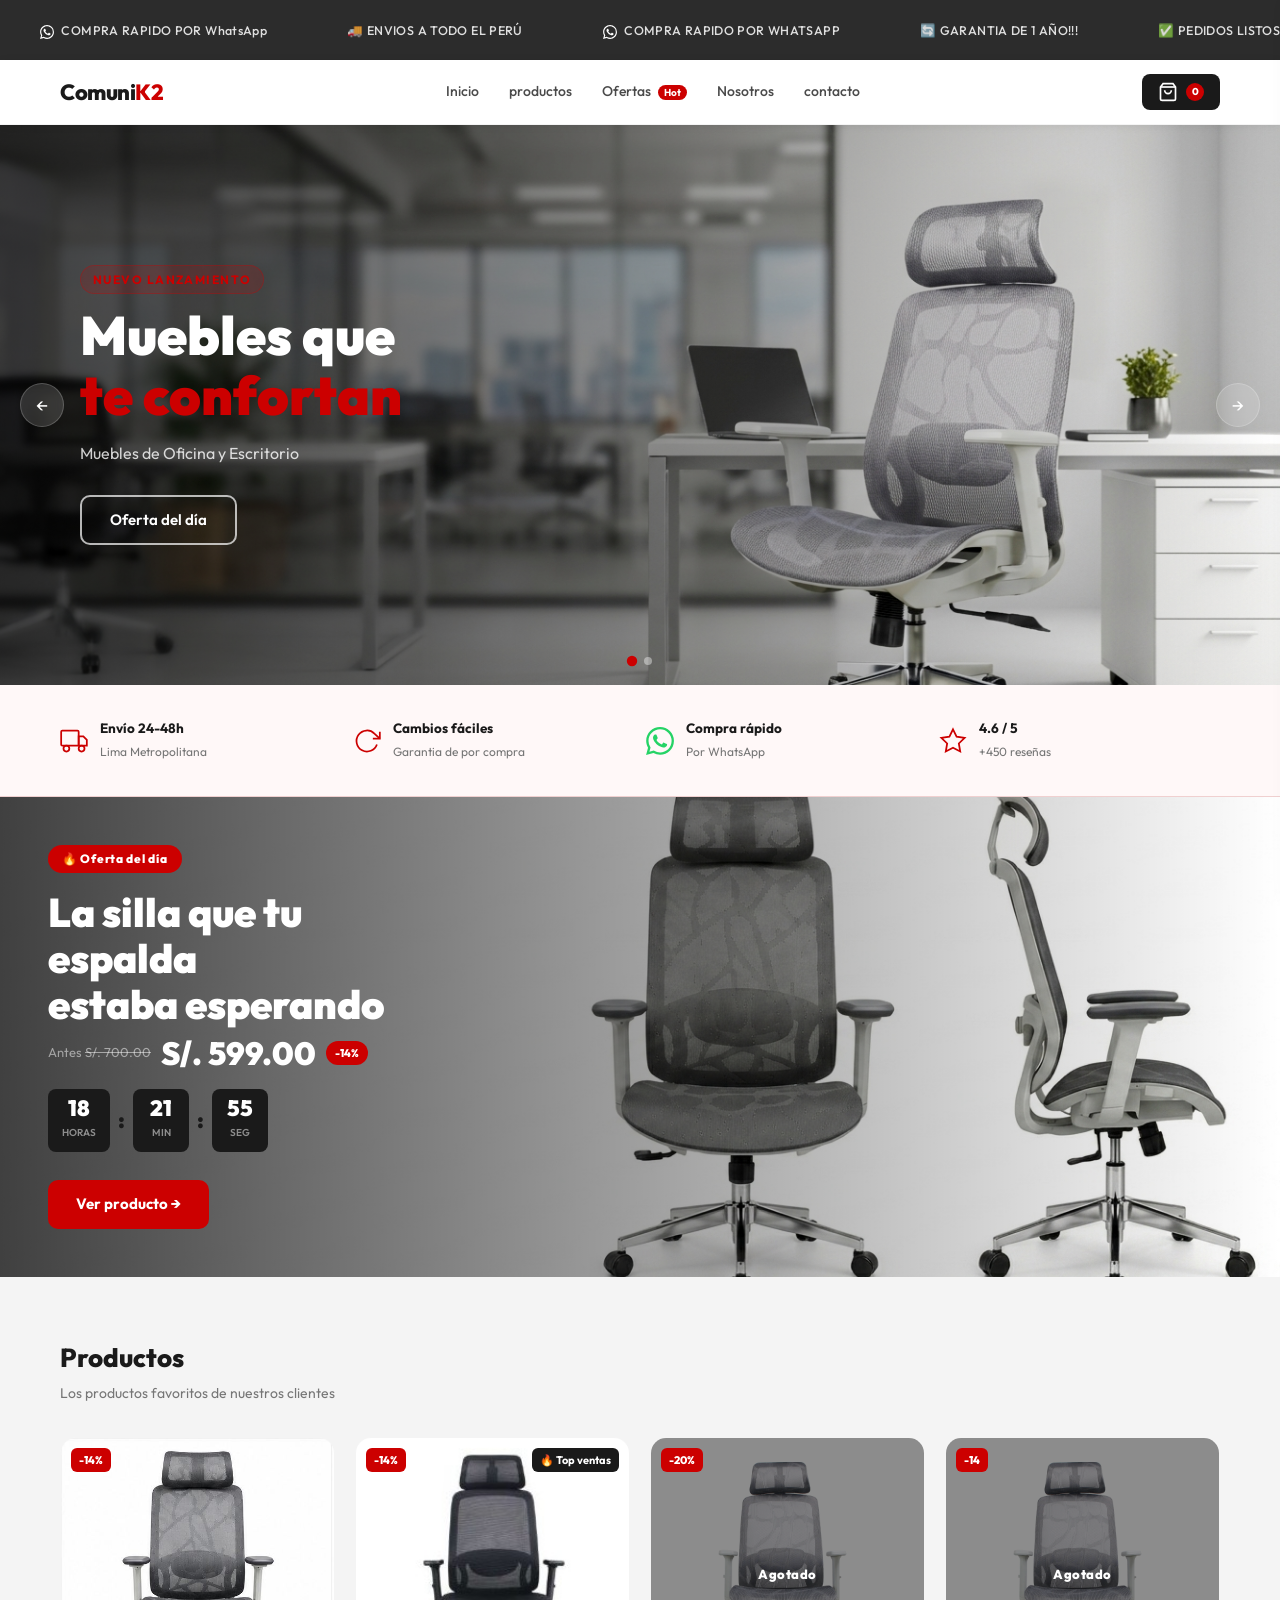
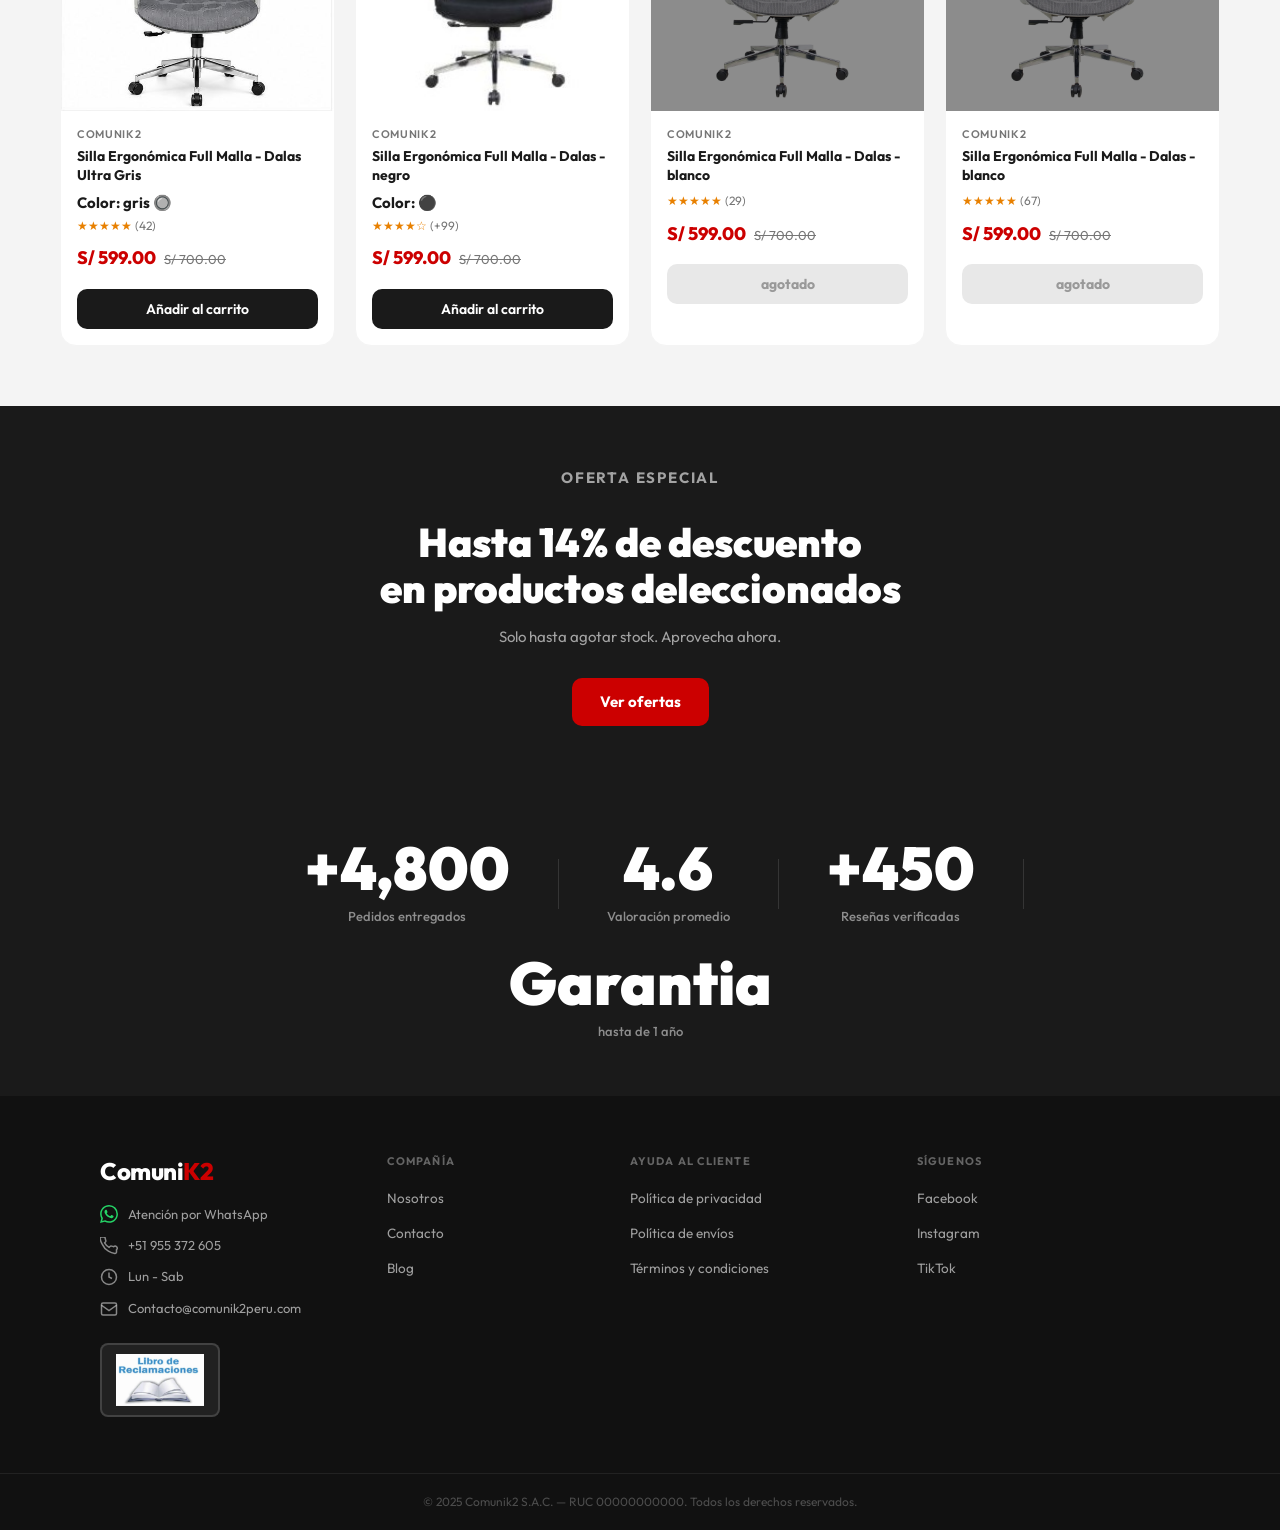
<file: index.html>
<!DOCTYPE html>
<html lang="es">

<head>
  <meta charset="UTF-8">
  <meta name="viewport" content="width=device-width, initial-scale=1.0">
  <!-- SEO BÁSICO -->
  <meta name="description" content="ComuniK2 — Sillas ergonómicas en Lima. Envíos a todo el Perú. Silla Full Malla Dalas con soporte lumbar, apoyabrazos 3D y garantía 1 año.">
  <meta name="keywords" content="silla ergonómica Lima, silla de oficina Perú, silla full malla, silla ergonómica precio, ComuniK2">
  <meta name="author" content="Comunik2 S.A.C.">
  <meta name="robots" content="index, follow">
  <link rel="canonical" href="https://tudominio.com/">

  <!-- OPEN GRAPH (para WhatsApp, Facebook, etc.) -->
  <meta property="og:title" content="Silla Ergonómica Full Malla Dalas — ComuniK2">
  <meta property="og:description" content="Trabaja 8 horas sin dolor de espalda. Envíos a todo el Perú. Garantía 1 año.">
  <meta property="og:image" content="https://tudominio.com/images/productos/prod1-a.jpeg">
  <meta property="og:url" content="https://tudominio.com/">
  <meta property="og:type" content="website">
  <meta property="og:locale" content="es_PE">

  <!-- TWITTER CARD -->
  <meta name="twitter:card" content="summary_large_image">
  <meta name="twitter:title" content="Silla Ergonómica Full Malla Dalas — ComuniK2">
  <meta name="twitter:description" content="Trabaja 8 horas sin dolor de espalda. Envíos a todo el Perú.">
  <meta name="twitter:image" content="https://tudominio.com/images/p">
  <title> GrupoK2 — Sillas de oficina</title>
  <link rel="preconnect" href="https://fonts.googleapis.com">
  <link rel="preconnect" href="https://fonts.gstatic.com" crossorigin>
  <link href="https://fonts.googleapis.com/css2?family=Outfit:wght@300;400;500;600;700;800;900&display=swap"
    rel="stylesheet">
  <link rel="stylesheet" href="css/style.css">
  <style>
    @media (max-width: 768px) {
  .hero { height: 380px; }
  .hero-content { padding: 0 24px; }
  .hero-content h1 { font-size: 26px; }
  .hero-sub { font-size: 13px; }
  .hero-ctas { flex-direction: column; gap: 8px; }
  .hero-ctas .btn-red,
  .hero-ctas .btn-outline-white { width: 100%; text-align: center; justify-content: center; }
}

@media (max-width: 480px) {
  .hero { height: 320px; }
}
  </style>
</head>
<!-- CART OVERLAY -->
<div class="cart-overlay" id="cart-overlay"></div>

<!-- CART SIDEBAR -->
<div id="cart-sidebar">
  <div class="cart-head">
    <h2>🛒 Tu carrito</h2>
    <button id="cart-close">✕</button>
  </div>
  <div id="cart-body"></div>
  <div id="cart-footer">
    <div class="cart-total-row">
      <span>Total</span>
      <span id="cart-total">S/. 0.00</span>
    </div>
    <button class="btn-wa-cart" onclick="pedirPorWhatsApp()">
      <svg width="18" height="18" fill="white" viewBox="0 0 24 24">
        <path
          d="M17.472 14.382c-.297-.149-1.758-.867-2.03-.967-.273-.099-.471-.148-.67.15-.197.297-.767.966-.94 1.164-.173.199-.347.223-.644.075-.297-.15-1.255-.463-2.39-1.475-.883-.788-1.48-1.761-1.653-2.059-.173-.297-.018-.458.13-.606.134-.133.298-.347.446-.52.149-.174.198-.298.298-.497.099-.198.05-.371-.025-.52-.075-.149-.669-1.612-.916-2.207-.242-.579-.487-.5-.669-.51-.173-.008-.371-.01-.57-.01-.198 0-.52.074-.792.372-.272.297-1.04 1.016-1.04 2.479 0 1.462 1.065 2.875 1.213 3.074.149.198 2.096 3.2 5.077 4.487.709.306 1.262.489 1.694.625.712.227 1.36.195 1.871.118.571-.085 1.758-.719 2.006-1.413.248-.694.248-1.289.173-1.413-.074-.124-.272-.198-.57-.347m-5.421 7.403h-.004a9.87 9.87 0 01-5.031-1.378l-.361-.214-3.741.982.998-3.648-.235-.374a9.86 9.86 0 01-1.51-5.26c.001-5.45 4.436-9.884 9.888-9.884 2.64 0 5.122 1.03 6.988 2.898a9.825 9.825 0 012.893 6.994c-.003 5.45-4.437 9.884-9.885 9.884m8.413-18.297A11.815 11.815 0 0012.05 0C5.495 0 .16 5.335.157 11.892c0 2.096.547 4.142 1.588 5.945L.057 24l6.305-1.654a11.882 11.882 0 005.683 1.448h.005c6.554 0 11.890-5.335 11.893-11.893a11.821 11.821 0 00-3.48-8.413Z" />
      </svg>
      Pedir por WhatsApp
    </button>
    <p class="cart-note">Te contactaremos para confirmar tu pedido.</p>
  </div>
</div>

<body>

<!-- TICKER -->
  <div class="ticker">
    <div class="ticker-track">
      <span class="ti">
        <svg width="14" height="14" fill="white" viewBox="0 0 24 24" style="vertical-align:middle;margin-right:4px">
          <path
            d="M17.472 14.382c-.297-.149-1.758-.867-2.03-.967-.273-.099-.471-.148-.67.15-.197.297-.767.966-.94 1.164-.173.199-.347.223-.644.075-.297-.15-1.255-.463-2.39-1.475-.883-.788-1.48-1.761-1.653-2.059-.173-.297-.018-.458.13-.606.134-.133.298-.347.446-.52.149-.174.198-.298.298-.497.099-.198.05-.371-.025-.52-.075-.149-.669-1.612-.916-2.207-.242-.579-.487-.5-.669-.51-.173-.008-.371-.01-.57-.01-.198 0-.52.074-.792.372-.272.297-1.04 1.016-1.04 2.479 0 1.462 1.065 2.875 1.213 3.074.149.198 2.096 3.2 5.077 4.487.709.306 1.262.489 1.694.625.712.227 1.36.195 1.871.118.571-.085 1.758-.719 2.006-1.413.248-.694.248-1.289.173-1.413-.074-.124-.272-.198-.57-.347m-5.421 7.403h-.004a9.87 9.87 0 01-5.031-1.378l-.361-.214-3.741.982.998-3.648-.235-.374a9.86 9.86 0 01-1.51-5.26c.001-5.45 4.436-9.884 9.888-9.884 2.64 0 5.122 1.03 6.988 2.898a9.825 9.825 0 012.893 6.994c-.003 5.45-4.437 9.884-9.885 9.884m8.413-18.297A11.815 11.815 0 0012.05 0C5.495 0 .16 5.335.157 11.892c0 2.096.547 4.142 1.588 5.945L.057 24l6.305-1.654a11.882 11.882 0 005.683 1.448h.005c6.554 0 11.890-5.335 11.893-11.893a11.821 11.821 0 00-3.48-8.413Z" />
        </svg>
        COMPRA RAPIDO POR WhatsApp
      </span>
      <span class="ti">🚚 ENVIOS A TODO EL PERÚ</span>
      <span class="ti">
        <svg width="14" height="14" fill="white" viewBox="0 0 24 24" style="vertical-align:middle;margin-right:4px">
          <path
            d="M17.472 14.382c-.297-.149-1.758-.867-2.03-.967-.273-.099-.471-.148-.67.15-.197.297-.767.966-.94 1.164-.173.199-.347.223-.644.075-.297-.15-1.255-.463-2.39-1.475-.883-.788-1.48-1.761-1.653-2.059-.173-.297-.018-.458.13-.606.134-.133.298-.347.446-.52.149-.174.198-.298.298-.497.099-.198.05-.371-.025-.52-.075-.149-.669-1.612-.916-2.207-.242-.579-.487-.5-.669-.51-.173-.008-.371-.01-.57-.01-.198 0-.52.074-.792.372-.272.297-1.04 1.016-1.04 2.479 0 1.462 1.065 2.875 1.213 3.074.149.198 2.096 3.2 5.077 4.487.709.306 1.262.489 1.694.625.712.227 1.36.195 1.871.118.571-.085 1.758-.719 2.006-1.413.248-.694.248-1.289.173-1.413-.074-.124-.272-.198-.57-.347m-5.421 7.403h-.004a9.87 9.87 0 01-5.031-1.378l-.361-.214-3.741.982.998-3.648-.235-.374a9.86 9.86 0 01-1.51-5.26c.001-5.45 4.436-9.884 9.888-9.884 2.64 0 5.122 1.03 6.988 2.898a9.825 9.825 0 012.893 6.994c-.003 5.45-4.437 9.884-9.885 9.884m8.413-18.297A11.815 11.815 0 0012.05 0C5.495 0 .16 5.335.157 11.892c0 2.096.547 4.142 1.588 5.945L.057 24l6.305-1.654a11.882 11.882 0 005.683 1.448h.005c6.554 0 11.890-5.335 11.893-11.893a11.821 11.821 0 00-3.48-8.413Z" />
        </svg>
        COMPRA RAPIDO POR WHATSAPP
      </span>
      <span class="ti">🔄 GARANTIA DE 1 AÑO!!!</span>
      <span class="ti">✅ PEDIDOS LISTOS PARA ENTREGAR</span>
      <span class="ti">📦 DESPACHO 24 -48 LIMA METROPOLITANA</span>
      <span class="ti">🚚 ENVIOS A TODO EL PERÚ</span>
      <span class="ti">
        <svg width="14" height="14" fill="white" viewBox="0 0 24 24" style="vertical-align:middle;margin-right:4px">
          <path
            d="M17.472 14.382c-.297-.149-1.758-.867-2.03-.967-.273-.099-.471-.148-.67.15-.197.297-.767.966-.94 1.164-.173.199-.347.223-.644.075-.297-.15-1.255-.463-2.39-1.475-.883-.788-1.48-1.761-1.653-2.059-.173-.297-.018-.458.13-.606.134-.133.298-.347.446-.52.149-.174.198-.298.298-.497.099-.198.05-.371-.025-.52-.075-.149-.669-1.612-.916-2.207-.242-.579-.487-.5-.669-.51-.173-.008-.371-.01-.57-.01-.198 0-.52.074-.792.372-.272.297-1.04 1.016-1.04 2.479 0 1.462 1.065 2.875 1.213 3.074.149.198 2.096 3.2 5.077 4.487.709.306 1.262.489 1.694.625.712.227 1.36.195 1.871.118.571-.085 1.758-.719 2.006-1.413.248-.694.248-1.289.173-1.413-.074-.124-.272-.198-.57-.347m-5.421 7.403h-.004a9.87 9.87 0 01-5.031-1.378l-.361-.214-3.741.982.998-3.648-.235-.374a9.86 9.86 0 01-1.51-5.26c.001-5.45 4.436-9.884 9.888-9.884 2.64 0 5.122 1.03 6.988 2.898a9.825 9.825 0 012.893 6.994c-.003 5.45-4.437 9.884-9.885 9.884m8.413-18.297A11.815 11.815 0 0012.05 0C5.495 0 .16 5.335.157 11.892c0 2.096.547 4.142 1.588 5.945L.057 24l6.305-1.654a11.882 11.882 0 005.683 1.448h.005c6.554 0 11.890-5.335 11.893-11.893a11.821 11.821 0 00-3.48-8.413Z" />
        </svg>
        COMPRA RAPIDO POR WHATSAPP
      </span>
      <span class="ti">🔄 GARANTIA DE 1 AÑO!!!</span>
      <span class="ti">✅ PEDIDOS LISTOS PARA ENTREGAR </span>
      <span class="ti">📦 DESPACHO 24 -48 LIMA METROPOLITANA</span>
    </div>
  </div>

<!-- HEADER -->
<header id="header">
  <div class="header-inner">
    <button class="menu-btn" aria-label="Menú">
      <span></span><span></span><span></span>
    </button>
    <a href="index.html" class="logo">Comuni<span>K2</span></a>
    <!-- NAV -->
    <nav class="main-nav">
      <a href="index.html">Inicio</a>
      <a href="#productos">productos</a>
      <a href="#offert">Ofertas <em class="nav-badge">Hot</em></a>
      <a href="pages/nosotros.html">Nosotros</a>
      <a href="pages/contacto.html">contacto</a>
    </nav>
    <div class="header-right">
      
      <a href="#" class="cart-btn">
        <svg width="20" height="20" fill="none" stroke="currentColor" stroke-width="2" viewBox="0 0 24 24"><path d="M6 2L3 6v14a2 2 0 002 2h14a2 2 0 002-2V6l-3-4z"/><line x1="3" y1="6" x2="21" y2="6"/><path d="M16 10a4 4 0 01-8 0"/></svg>
        <span class="cart-count">0</span>
      </a>
    </div>
  </div>
</header>

<!-- HERO SLIDER -->
<section class="hero">
  <div class="hero-slides">
    <div class="hero-slide active" style="background-image: url('images/banners/banner1.png')">
      <div class="hero-overlay"></div>
      <div class="hero-content">
        <p class="hero-eyebrow">Nuevo lanzamiento</p>
        <h1>Muebles que<br><span>te confortan</span></h1>
        <p class="hero-sub">Muebles de Oficina y Escritorio</p>
        <div class="hero-ctas">
          <!-- <a href="#" class="btn-red">Ver catálogo</a> -->
          <a href="#offert" class="btn-outline-white">Oferta del día</a>
        </div>
      </div>
    </div>
    <div class="hero-slide" style="background-image: url('images/banners/banner2.png')">
      <div class="hero-overlay"></div>
      <div class="hero-content">
        <p class="hero-eyebrow">Lo más vendido</p>
        <h1>Tu escritorio,<br><span>mas cómodo</span></h1>
        <p class="hero-sub">sillas para escritorios y oficinas</p>
        <div class="hero-ctas">
          <a href="#productos" class="btn-red">Ver ahora</a>
        </div>
      </div>
    </div>
  </div>
  <button class="slide-btn prev" aria-label="Anterior">&#8592;</button>
  <button class="slide-btn next" aria-label="Siguiente">&#8594;</button>
  <div class="slide-dots">
    <button class="dot active"></button>
    <button class="dot"></button>
  </div>
</section>

<!-- TRUST STRIP -->
<div class="trust-strip">
  <div class="trust-inner">
    <div class="trust-item">
      <svg width="28" height="28" fill="none" stroke="currentColor" stroke-width="1.5" viewBox="0 0 24 24"><rect x="1" y="3" width="15" height="13" rx="1"/><path d="M16 8h4l3 3v5h-7V8z"/><circle cx="5.5" cy="18.5" r="2.5"/><circle cx="18.5" cy="18.5" r="2.5"/></svg>
      <div><strong>Envío 24-48h</strong><span>Lima Metropolitana</span></div>
    </div>
    <div class="trust-item">
      <svg width="28" height="28" fill="none" stroke="currentColor" stroke-width="1.5" viewBox="0 0 24 24"><polyline points="23 4 23 10 17 10"/><path d="M20.49 15a9 9 0 11-2.12-9.36L23 10"/></svg>
      <div><strong>Cambios fáciles</strong><span>Garantia de por compra</span></div>
    </div>
    <div class="trust-item">
      <svg width="28" height="28" fill="#25D366" viewBox="0 0 24 24">
        <path d="M17.472 14.382c-.297-.149-1.758-.867-2.03-.967-.273-.099-.471-.148-.67.15-.197.297-.767.966-.94 1.164-.173.199-.347.223-.644.075-.297-.15-1.255-.463-2.39-1.475-.883-.788-1.48-1.761-1.653-2.059-.173-.297-.018-.458.13-.606.134-.133.298-.347.446-.52.149-.174.198-.298.298-.497.099-.198.05-.371-.025-.52-.075-.149-.669-1.612-.916-2.207-.242-.579-.487-.5-.669-.51-.173-.008-.371-.01-.57-.01-.198 0-.52.074-.792.372-.272.297-1.04 1.016-1.04 2.479 0 1.462 1.065 2.875 1.213 3.074.149.198 2.096 3.2 5.077 4.487.709.306 1.262.489 1.694.625.712.227 1.36.195 1.871.118.571-.085 1.758-.719 2.006-1.413.248-.694.248-1.289.173-1.413-.074-.124-.272-.198-.57-.347m-5.421 7.403h-.004a9.87 9.87 0 01-5.031-1.378l-.361-.214-3.741.982.998-3.648-.235-.374a9.86 9.86 0 01-1.51-5.26c.001-5.45 4.436-9.884 9.888-9.884 2.64 0 5.122 1.03 6.988 2.898a9.825 9.825 0 012.893 6.994c-.003 5.45-4.437 9.884-9.885 9.884m8.413-18.297A11.815 11.815 0 0012.05 0C5.495 0 .16 5.335.157 11.892c0 2.096.547 4.142 1.588 5.945L.057 24l6.305-1.654a11.882 11.882 0 005.683 1.448h.005c6.554 0 11.890-5.335 11.893-11.893a11.821 11.821 0 00-3.48-8.413Z"/>
      </svg>
      <div><strong>Compra rápido</strong><span>Por WhatsApp</span></div>
    </div>
    <div class="trust-item">
      <svg width="28" height="28" fill="none" stroke="currentColor" stroke-width="1.5" viewBox="0 0 24 24"><polygon points="12 2 15.09 8.26 22 9.27 17 14.14 18.18 21.02 12 17.77 5.82 21.02 7 14.14 2 9.27 8.91 8.26 12 2"/></svg>
      <div><strong>4.6 / 5</strong><span>+450 reseñas</span></div>
    </div>
  </div>
</div>

<!-- Oferta del dia -->
<!-- OFERTA DEL DÍA -->
 <section id="offert">
  <div class="oferta-hero" >
    <img src="images/banners/banner3.png" alt="Silla Ergonómica Dex">
    <div class="oferta-overlay"></div>
    <div class="oferta-content">
      <div class="oferta-eyebrow">🔥 Oferta del día</div>
      <h2>La silla que tu espalda<br>estaba esperando</h2>
      <div class="oferta-precios">
        <span class="oferta-antes">Antes <s>S/. 700.00</s></span>
        <span class="oferta-ahora">S/. 599.00</span>
        <span class="oferta-descuento">-14%</span>
      </div>
      <div class="oferta-countdown">
        <div class="cd-item"><span id="cd-h">08</span><small>horas</small></div>
        <div class="cd-sep">:</div>
        <div class="cd-item"><span id="cd-m">45</span><small>min</small></div>
        <div class="cd-sep">:</div>
        <div class="cd-item"><span id="cd-s">00</span><small>seg</small></div>
      </div>
      <a href="pages/producto.html" class="btn-red">Ver producto →</a>
    </div>
  </div>
</section>


<!-- PRODUCTOS DESTACADOS -->
<section class="section bg-light" id="productos">
  <div class="container">
    <div class="section-header">
      <h2>Productos</h2>
      <p>Los productos favoritos de nuestros clientes</p>
     
    </div>
    <div class="product-grid" >

      <div class="product-card">
        <a href="pages/producto.html" class="product-img-wrap">
          <img src="images/productos/prod1-a.jpeg" alt="Soporte laptop" class="img-main">
          <img src="images/productos/prod1-b.jpeg" alt="Soporte laptop hover" class="img-hover">
          <span class="badge-discount">-14%</span>
        </a>
        <div class="product-info">
          <p class="product-brand">ComuniK2</p>
          <h3><a href="pages/producto.html">Silla Ergonómica Full Malla - Dalas Ultra Gris </a></h3>
          <h4><a href="pages/producto.html">Color: gris 🔘 </a></h4>
          <div class="product-stars">★★★★★ <span>(42)</span></div>
          <div class="product-price">
            <span class="price-now">S/ 599.00</span>
            <span class="price-old">S/ 700.00</span>
          </div>
          <button class="btn-add">Añadir al carrito</button>
        </div>
      </div>

      <div class="product-card">
        <a href="pages/producto_2.html" class="product-img-wrap">
          <img src="images/productos/prod2-a.jpg" alt="Billetera MagSafe" class="img-main">
          <img src="images/productos/prod2-b.jpg" alt="Billetera MagSafe hover" class="img-hover">
          <span class="badge-discount">-14%</span>
          <span class="badge-hot">🔥 Top ventas</span>
        </a>
        <div class="product-info">
          <p class="product-brand">ComuniK2</p>
          <h3><a href="pages/producto_2.html">Silla Ergonómica Full Malla - Dalas - negro</a></h3>
          <h4><a href="pages/producto_2.html">Color:  ⚫ </a></h4>
          <div class="product-stars">★★★★☆ <span>(+99)</span></div>
          <div class="product-price">
            <span class="price-now">S/ 599.00</span>
            <span class="price-old">S/ 700.00</span>
          </div>
          <button class="btn-add">Añadir al carrito</button>
        </div>
      </div>

      <div class="product-card">
        <a href="index.html#productos" class="product-img-wrap">
          <img src="images/productos/prod3-a.jpeg" alt="Power Bank" class="img-main">
          <img src="images/productos/prod3-b.jpeg" alt="Power Bank hover" class="img-hover">
          <span class="badge-discount">-20%</span>
          <span class="badge-agotado">Agotado</span>
        </a>
        <div class="product-info">
          <p class="product-brand">ComuniK2</p>
          <h3><a href="index.html#productos">Silla Ergonómica Full Malla - Dalas - blanco</a></h3>
          <div class="product-stars">★★★★★ <span>(29)</span></div>
          <div class="product-price">
            <span class="price-now">S/ 599.00</span>
            <span class="price-old">S/ 700.00</span>
          </div>
          <button class="btn-agotado-card">agotado</button>
        </div>
      </div>

      <div class="product-card" id="agotado">
        <a href="index.html#productos" class="product-img-wrap">
          <img src="images/productos/prod4-a.jpeg" alt="Mousepad XL" class="img-main">
          <img src="images/productos/prod4-b.jpeg" alt="Mousepad XL hover" class="img-hover">
          <span class="badge-discount">-14</span>
          <span class="badge-agotado">Agotado</span>
        </a>
        <div class="product-info">
          <p class="product-brand">ComuniK2</p>
          <h3><a href="index.html#agotado">Silla Ergonómica Full Malla - Dalas - blanco</a></h3>
          <div class="product-stars">★★★★★ <span>(67)</span></div>
          <div class="product-price">
            <span class="price-now">S/ 599.00</span>
            <span class="price-old">S/ 700.00</span>
          </div>
          <button class="btn-agotado-card">agotado</button>
        </div>
      </div>

    </div>
  </div>
</section>
  


<!-- BANNER PROMO FULL -->
<section class="promo-banner">
  <div class="promo-content">
    <p class="promo-eyebrow">Oferta especial</p>
    <h2>Hasta 14% de descuento<br>en productos deleccionados</h2>
    <p>Solo hasta agotar stock. Aprovecha ahora.</p>
    <a href="#offert" class="btn-red">Ver ofertas</a>
  </div>
</section>

<!-- STATS -->
<section class="stats-section">
  <div class="stats-inner">
    <div class="stat-item">
      <span class="stat-num">+4,800</span>
      <span class="stat-label">Pedidos entregados</span>
    </div>
    <div class="stat-div"></div>
    <div class="stat-item">
      <span class="stat-num">4.6</span>
      <span class="stat-label">Valoración promedio</span>
    </div>
    <div class="stat-div"></div>
    <div class="stat-item">
      <span class="stat-num">+450</span>
      <span class="stat-label">Reseñas verificadas</span>
    </div>
    <div class="stat-div"></div>
    <div class="stat-item">
      <span class="stat-num">Garantia</span>
      <span class="stat-label"> hasta de 1 año</span>
    </div>
  </div>
</section>

<!-- FOOTER -->
<footer>
  <div class="footer-top">
    <div class="footer-brand">
      <a href="index.html" class="logo footer-logo">Comuni<span>K2</span></a>
      <div class="footer-contacto">
      <a href="https://wa.me/51955372605" target="_blank" class="footer-contacto-item">
        <svg width="18" height="18" fill="#25D366" viewBox="0 0 24 24"><path d="M17.472 14.382c-.297-.149-1.758-.867-2.03-.967-.273-.099-.471-.148-.67.15-.197.297-.767.966-.94 1.164-.173.199-.347.223-.644.075-.297-.15-1.255-.463-2.39-1.475-.883-.788-1.48-1.761-1.653-2.059-.173-.297-.018-.458.13-.606.134-.133.298-.347.446-.52.149-.174.198-.298.298-.497.099-.198.05-.371-.025-.52-.075-.149-.669-1.612-.916-2.207-.242-.579-.487-.5-.669-.51-.173-.008-.371-.01-.57-.01-.198 0-.52.074-.792.372-.272.297-1.04 1.016-1.04 2.479 0 1.462 1.065 2.875 1.213 3.074.149.198 2.096 3.2 5.077 4.487.709.306 1.262.489 1.694.625.712.227 1.36.195 1.871.118.571-.085 1.758-.719 2.006-1.413.248-.694.248-1.289.173-1.413-.074-.124-.272-.198-.57-.347m-5.421 7.403h-.004a9.87 9.87 0 01-5.031-1.378l-.361-.214-3.741.982.998-3.648-.235-.374a9.86 9.86 0 01-1.51-5.26c.001-5.45 4.436-9.884 9.888-9.884 2.64 0 5.122 1.03 6.988 2.898a9.825 9.825 0 012.893 6.994c-.003 5.45-4.437 9.884-9.885 9.884m8.413-18.297A11.815 11.815 0 0012.05 0C5.495 0 .16 5.335.157 11.892c0 2.096.547 4.142 1.588 5.945L.057 24l6.305-1.654a11.882 11.882 0 005.683 1.448h.005c6.554 0 11.890-5.335 11.893-11.893a11.821 11.821 0 00-3.48-8.413Z"/></svg>
        Atención por WhatsApp
      </a>

      <div class="footer-contacto-item">
        <svg width="18" height="18" fill="none" stroke="currentColor" stroke-width="2" viewBox="0 0 24 24"><path d="M22 16.92v3a2 2 0 01-2.18 2 19.79 19.79 0 01-8.63-3.07A19.5 19.5 0 013.07 9.81a19.79 19.79 0 01-3.07-8.67A2 2 0 012 0h3a2 2 0 012 1.72c.127.96.361 1.903.7 2.81a2 2 0 01-.45 2.11L6.09 7.91a16 16 0 006 6l1.27-1.27a2 2 0 012.11-.45c.907.339 1.85.573 2.81.7A2 2 0 0122 16.92z"/></svg>
        +51 955 372 605
      </div>

      <div class="footer-contacto-item">
        <svg width="18" height="18" fill="none" stroke="currentColor" stroke-width="2" viewBox="0 0 24 24"><circle cx="12" cy="12" r="10"/><polyline points="12 6 12 12 16 14"/></svg>
        Lun - Sab 
      </div>

      <div class="footer-contacto-item">
        <svg width="18" height="18" fill="none" stroke="currentColor" stroke-width="2" viewBox="0 0 24 24"><rect x="2" y="4" width="20" height="16" rx="2"/><path d="M2 7l10 7 10-7"/></svg>
        Contacto@comunik2peru.com
      </div>

      
    </div>
      
      <a href="pages/reclamaciones.html" class="libro-btn">
        <img src="images/productos/libro.jpg" alt="Libro de Reclamaciones">
      </a>
    </div>
    <div class="footer-col">
      <h4>Compañía</h4>
      <ul>
        <li><a href="pages/nosotros.html">Nosotros</a></li>
        <li><a href="pages/contacto.html">Contacto</a></li>
        <li><a href="pages/politica.html">Blog</a></li>
      </ul>
    </div>
    <div class="footer-col">
      <h4>Ayuda al cliente</h4>
      <ul>
      
        <li><a href="pages/politica.html">Política de privacidad</a></li>
        <li><a href="pages/envios.html">Política de envíos</a></li>
        <li><a href="pages/terminos.html">Términos y condiciones</a></li>
      </ul>
    </div>
    <div class="footer-col">
      <h4>Síguenos</h4>
      <ul>
        <li><a href="#">Facebook</a></li>
        <li><a href="#">Instagram</a></li>
        <li><a href="#">TikTok</a></li>
      </ul>
    </div>
  </div>
  <div class="footer-bottom">
    <p class="derechos">© 2025 Comunik2 S.A.C. — RUC 00000000000. Todos los derechos reservados.</p>
    
  </div>
</footer>

<script src="js/main.js"></script>
</body>
</html>
</file>
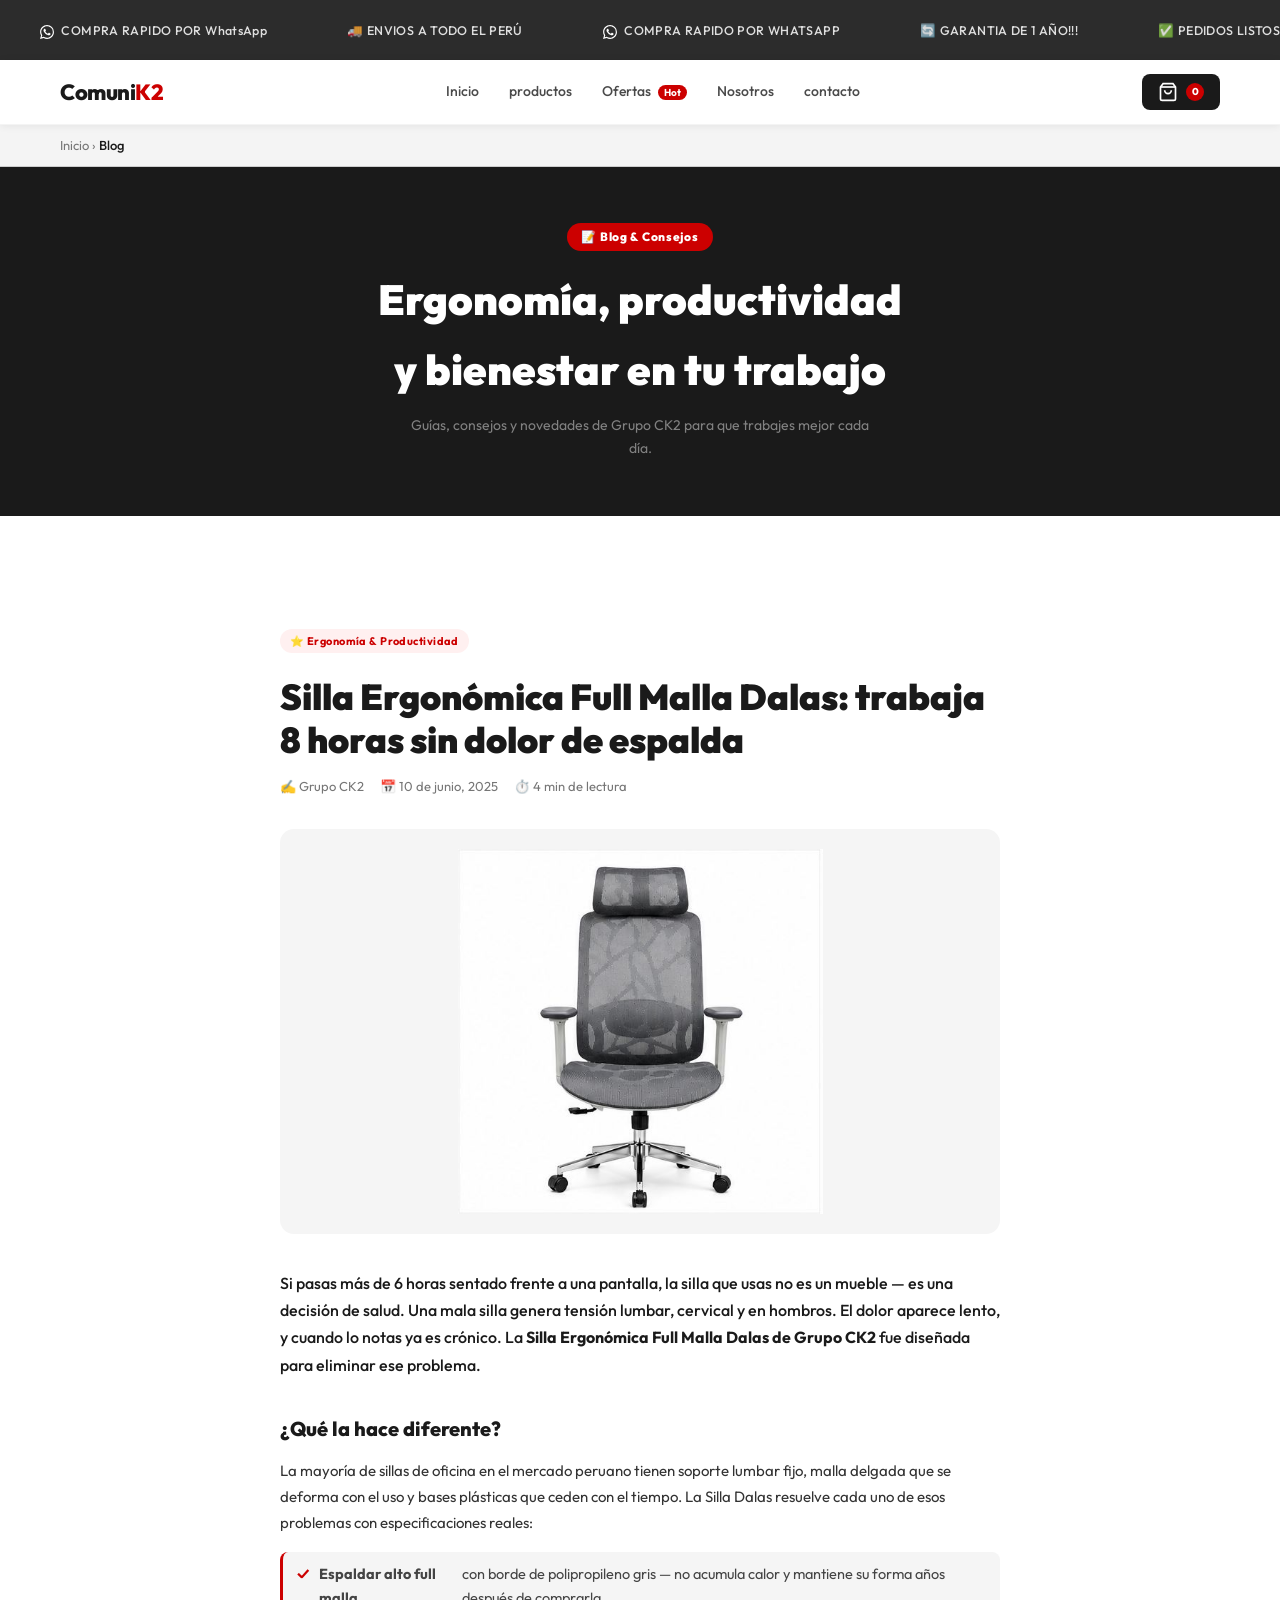
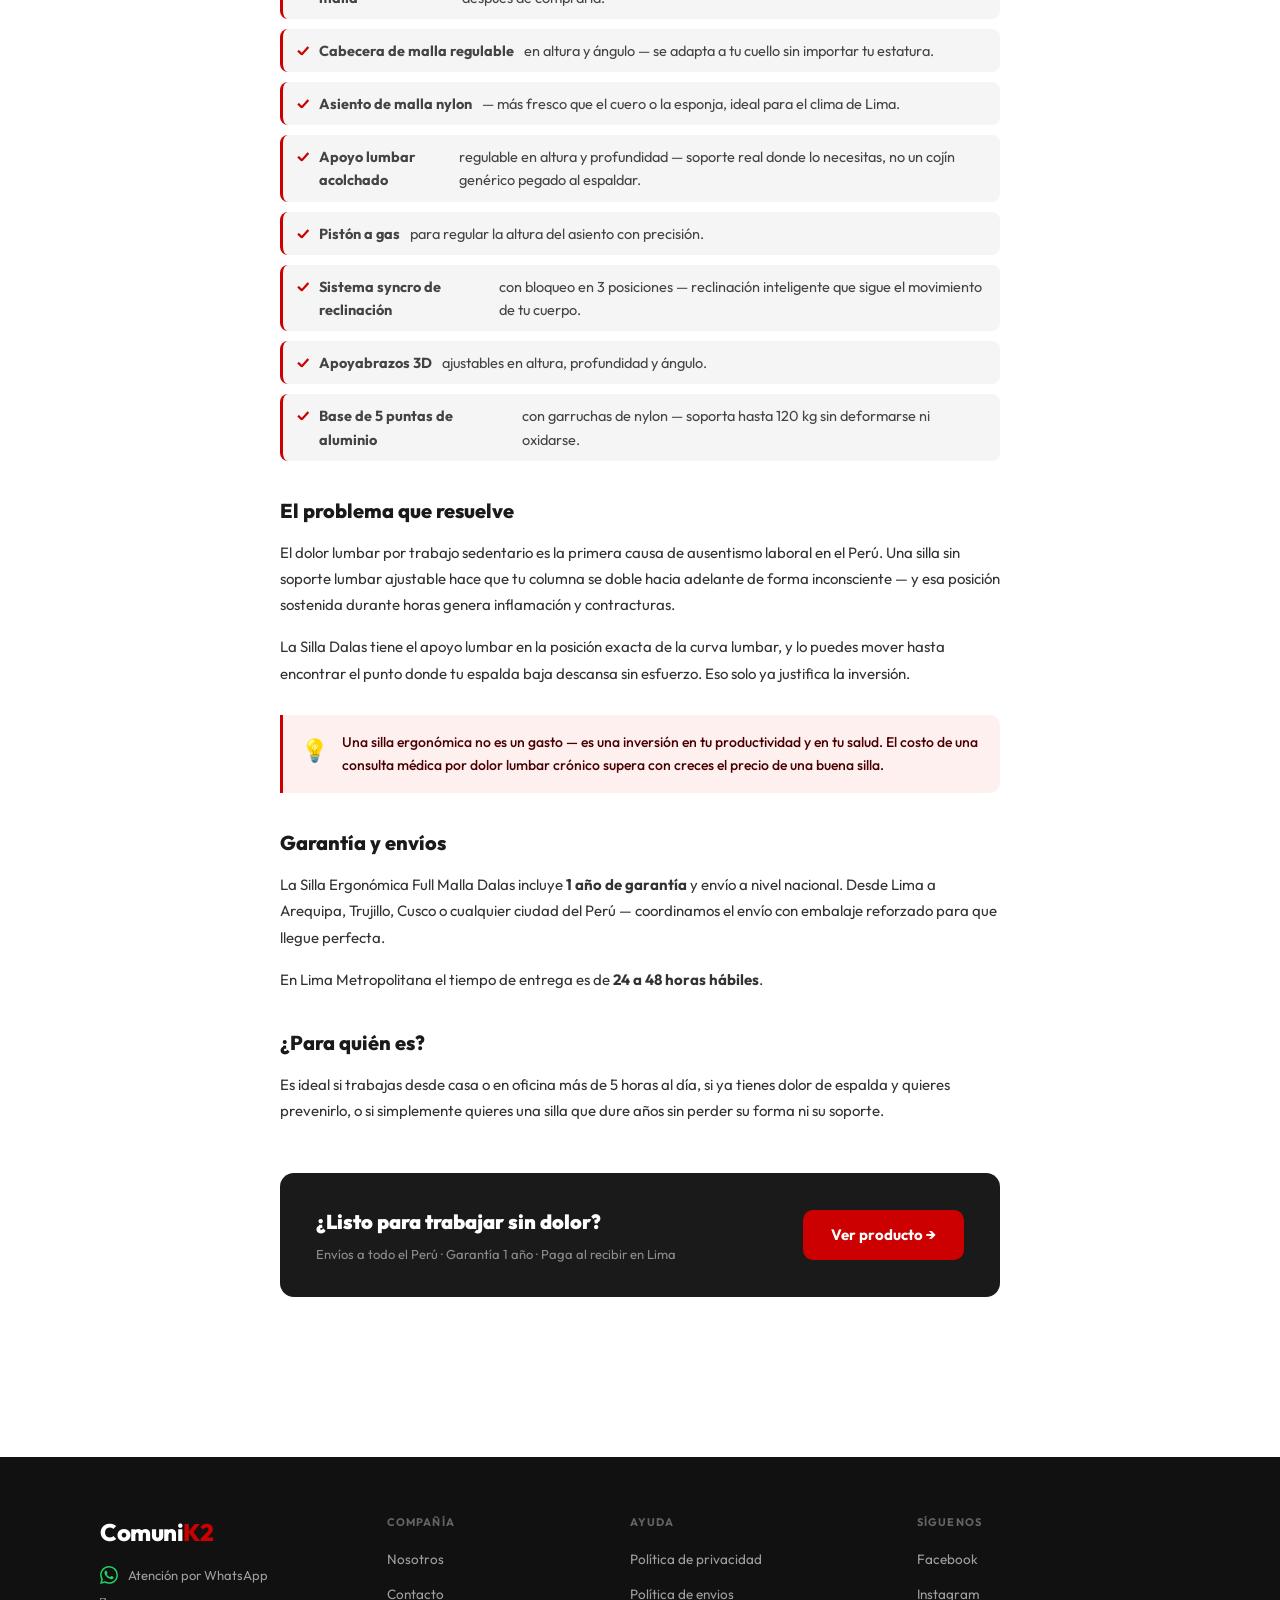
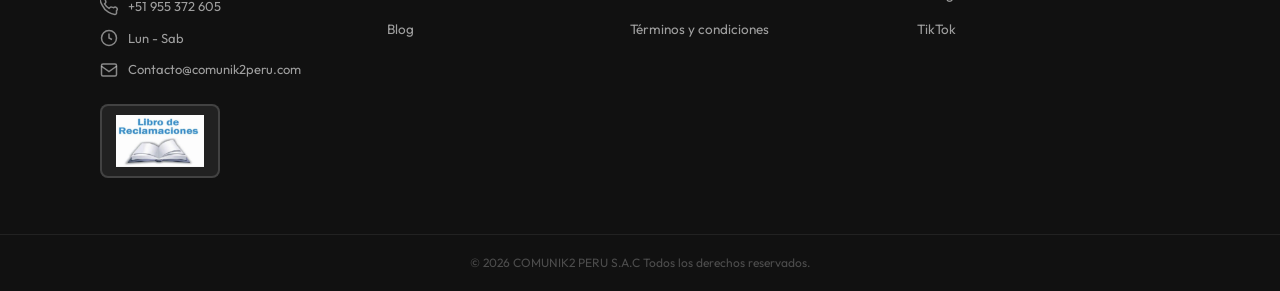
<file: pages/blog.html>
<!DOCTYPE html>
<html lang="es">
<head>
<meta charset="UTF-8">
<meta name="viewport" content="width=device-width, initial-scale=1.0">
<title>Blog — ComuniK2</title>
<link rel="preconnect" href="https://fonts.googleapis.com">
<link rel="preconnect" href="https://fonts.gstatic.com" crossorigin>
<link href="https://fonts.googleapis.com/css2?family=Outfit:wght@300;400;500;600;700;800;900&display=swap" rel="stylesheet">
<link rel="stylesheet" href="../css/style.css">
<style>
  .blog-hero { background:#1A1A1A; padding:56px 20px; text-align:center; }
  .blog-hero h1 { font-size:clamp(28px,4vw,42px); font-weight:900; color:#fff; margin-bottom:10px; }
  .blog-hero p { font-size:14px; color:rgba(255,255,255,.45); max-width:480px; margin:0 auto; }

  .blog-wrap { max-width:1200px; margin:0 auto; padding:56px 20px 80px; }

  .blog-grid { display:grid; grid-template-columns:repeat(3,1fr); gap:28px; margin-bottom:56px; }

  .blog-card { background:#fff; border:1px solid #E8E8E8; border-radius:14px; overflow:hidden; transition:box-shadow .2s, transform .2s; }
  .blog-card:hover { box-shadow:0 8px 28px rgba(0,0,0,.09); transform:translateY(-3px); }
  .blog-card-img { aspect-ratio:16/9; background:#F5F5F5; display:flex; align-items:center; justify-content:center; font-size:48px; }
  .blog-card-body { padding:20px; }
  .blog-tag { display:inline-block; background:#FFF0F0; color:#CC0000; font-size:11px; font-weight:700; padding:3px 10px; border-radius:20px; margin-bottom:10px; letter-spacing:.04em; }
  .blog-card-body h2 { font-size:16px; font-weight:800; color:#1A1A1A; line-height:1.3; margin-bottom:8px; }
  .blog-card-body p { font-size:13px; color:#767676; line-height:1.65; margin-bottom:14px; }
  .blog-card-meta { display:flex; align-items:center; justify-content:space-between; font-size:12px; color:#aaa; }
  .blog-read { color:#CC0000; font-weight:700; font-size:13px; text-decoration:none; }
  .blog-read:hover { text-decoration:underline; }

  .blog-featured { display:grid; grid-template-columns:1fr 1fr; gap:32px; align-items:center; background:#F5F5F5; border-radius:16px; padding:40px; margin-bottom:56px; }
  .blog-featured-img { aspect-ratio:4/3; background:#E0E0E0; border-radius:12px; display:flex; align-items:center; justify-content:center; font-size:80px; }
  .blog-featured-text .blog-tag { margin-bottom:12px; }
  .blog-featured-text h2 { font-size:clamp(20px,2.5vw,28px); font-weight:900; color:#1A1A1A; line-height:1.2; margin-bottom:12px; }
  .blog-featured-text p { font-size:14px; color:#555; line-height:1.7; margin-bottom:20px; }
  .blog-featured-meta { font-size:12px; color:#aaa; margin-bottom:16px; }

  .blog-section-title { font-size:22px; font-weight:900; color:#1A1A1A; margin-bottom:24px; padding-bottom:12px; border-bottom:2px solid #E8E8E8; }

  @media(max-width:900px){ .blog-grid{grid-template-columns:1fr 1fr} .blog-featured{grid-template-columns:1fr} }
  @media(max-width:600px){ .blog-grid{grid-template-columns:1fr} }
</style>
</head>
<body>
    <!-- TICKER -->
  <div class="ticker">
    <div class="ticker-track">
      <span class="ti">
        <svg width="14" height="14" fill="white" viewBox="0 0 24 24" style="vertical-align:middle;margin-right:4px">
          <path
            d="M17.472 14.382c-.297-.149-1.758-.867-2.03-.967-.273-.099-.471-.148-.67.15-.197.297-.767.966-.94 1.164-.173.199-.347.223-.644.075-.297-.15-1.255-.463-2.39-1.475-.883-.788-1.48-1.761-1.653-2.059-.173-.297-.018-.458.13-.606.134-.133.298-.347.446-.52.149-.174.198-.298.298-.497.099-.198.05-.371-.025-.52-.075-.149-.669-1.612-.916-2.207-.242-.579-.487-.5-.669-.51-.173-.008-.371-.01-.57-.01-.198 0-.52.074-.792.372-.272.297-1.04 1.016-1.04 2.479 0 1.462 1.065 2.875 1.213 3.074.149.198 2.096 3.2 5.077 4.487.709.306 1.262.489 1.694.625.712.227 1.36.195 1.871.118.571-.085 1.758-.719 2.006-1.413.248-.694.248-1.289.173-1.413-.074-.124-.272-.198-.57-.347m-5.421 7.403h-.004a9.87 9.87 0 01-5.031-1.378l-.361-.214-3.741.982.998-3.648-.235-.374a9.86 9.86 0 01-1.51-5.26c.001-5.45 4.436-9.884 9.888-9.884 2.64 0 5.122 1.03 6.988 2.898a9.825 9.825 0 012.893 6.994c-.003 5.45-4.437 9.884-9.885 9.884m8.413-18.297A11.815 11.815 0 0012.05 0C5.495 0 .16 5.335.157 11.892c0 2.096.547 4.142 1.588 5.945L.057 24l6.305-1.654a11.882 11.882 0 005.683 1.448h.005c6.554 0 11.890-5.335 11.893-11.893a11.821 11.821 0 00-3.48-8.413Z" />
        </svg>
        COMPRA RAPIDO POR WhatsApp
      </span>
      <span class="ti">🚚 ENVIOS A TODO EL PERÚ</span>
      <span class="ti">
        <svg width="14" height="14" fill="white" viewBox="0 0 24 24" style="vertical-align:middle;margin-right:4px">
          <path
            d="M17.472 14.382c-.297-.149-1.758-.867-2.03-.967-.273-.099-.471-.148-.67.15-.197.297-.767.966-.94 1.164-.173.199-.347.223-.644.075-.297-.15-1.255-.463-2.39-1.475-.883-.788-1.48-1.761-1.653-2.059-.173-.297-.018-.458.13-.606.134-.133.298-.347.446-.52.149-.174.198-.298.298-.497.099-.198.05-.371-.025-.52-.075-.149-.669-1.612-.916-2.207-.242-.579-.487-.5-.669-.51-.173-.008-.371-.01-.57-.01-.198 0-.52.074-.792.372-.272.297-1.04 1.016-1.04 2.479 0 1.462 1.065 2.875 1.213 3.074.149.198 2.096 3.2 5.077 4.487.709.306 1.262.489 1.694.625.712.227 1.36.195 1.871.118.571-.085 1.758-.719 2.006-1.413.248-.694.248-1.289.173-1.413-.074-.124-.272-.198-.57-.347m-5.421 7.403h-.004a9.87 9.87 0 01-5.031-1.378l-.361-.214-3.741.982.998-3.648-.235-.374a9.86 9.86 0 01-1.51-5.26c.001-5.45 4.436-9.884 9.888-9.884 2.64 0 5.122 1.03 6.988 2.898a9.825 9.825 0 012.893 6.994c-.003 5.45-4.437 9.884-9.885 9.884m8.413-18.297A11.815 11.815 0 0012.05 0C5.495 0 .16 5.335.157 11.892c0 2.096.547 4.142 1.588 5.945L.057 24l6.305-1.654a11.882 11.882 0 005.683 1.448h.005c6.554 0 11.890-5.335 11.893-11.893a11.821 11.821 0 00-3.48-8.413Z" />
        </svg>
        COMPRA RAPIDO POR WHATSAPP
      </span>
      <span class="ti">🔄 GARANTIA DE 1 AÑO!!!</span>
      <span class="ti">✅ PEDIDOS LISTOS PARA ENTREGAR</span>
      <span class="ti">📦 DESPACHO 24 -48 LIMA METROPOLITANA</span>
      <span class="ti">🚚 ENVIOS A TODO EL PERÚ</span>
      <span class="ti">
        <svg width="14" height="14" fill="white" viewBox="0 0 24 24" style="vertical-align:middle;margin-right:4px">
          <path
            d="M17.472 14.382c-.297-.149-1.758-.867-2.03-.967-.273-.099-.471-.148-.67.15-.197.297-.767.966-.94 1.164-.173.199-.347.223-.644.075-.297-.15-1.255-.463-2.39-1.475-.883-.788-1.48-1.761-1.653-2.059-.173-.297-.018-.458.13-.606.134-.133.298-.347.446-.52.149-.174.198-.298.298-.497.099-.198.05-.371-.025-.52-.075-.149-.669-1.612-.916-2.207-.242-.579-.487-.5-.669-.51-.173-.008-.371-.01-.57-.01-.198 0-.52.074-.792.372-.272.297-1.04 1.016-1.04 2.479 0 1.462 1.065 2.875 1.213 3.074.149.198 2.096 3.2 5.077 4.487.709.306 1.262.489 1.694.625.712.227 1.36.195 1.871.118.571-.085 1.758-.719 2.006-1.413.248-.694.248-1.289.173-1.413-.074-.124-.272-.198-.57-.347m-5.421 7.403h-.004a9.87 9.87 0 01-5.031-1.378l-.361-.214-3.741.982.998-3.648-.235-.374a9.86 9.86 0 01-1.51-5.26c.001-5.45 4.436-9.884 9.888-9.884 2.64 0 5.122 1.03 6.988 2.898a9.825 9.825 0 012.893 6.994c-.003 5.45-4.437 9.884-9.885 9.884m8.413-18.297A11.815 11.815 0 0012.05 0C5.495 0 .16 5.335.157 11.892c0 2.096.547 4.142 1.588 5.945L.057 24l6.305-1.654a11.882 11.882 0 005.683 1.448h.005c6.554 0 11.890-5.335 11.893-11.893a11.821 11.821 0 00-3.48-8.413Z" />
        </svg>
        COMPRA RAPIDO POR WHATSAPP
      </span>
      <span class="ti">🔄 GARANTIA DE 1 AÑO!!!</span>
      <span class="ti">✅ PEDIDOS LISTOS PARA ENTREGAR </span>
      <span class="ti">📦 DESPACHO 24 -48 LIMA METROPOLITANA</span>
    </div>
  </div>

  <header id="header">
    <div class="header-inner">
      <button class="menu-btn"><span></span><span></span><span></span></button>
      <a href="index.html" class="logo">Comuni<span>K2</span></a>
      <nav class="main-nav">
        <a href="../index.html">Inicio</a>
        <a href="../index.html#productos">productos</a>
        <a href="../index.html#offert">Ofertas <em class="nav-badge">Hot</em></a>
        <a href="nosotros.html">Nosotros</a>
        <a href="contacto.html">contacto</a>
      </nav>
      <div class="header-right">
        
        <a href="#" class="cart-btn"><svg width="20" height="20" fill="none" stroke="currentColor" stroke-width="2"
            viewBox="0 0 24 24">
            <path d="M6 2L3 6v14a2 2 0 002 2h14a2 2 0 002-2V6l-3-4z" />
            <line x1="3" y1="6" x2="21" y2="6" />
            <path d="M16 10a4 4 0 01-8 0" />
          </svg><span class="cart-count">0</span></a>
      </div>
    </div>
  </header>

<div class="breadcrumb"><div class="container"><a href="../index.html">Inicio</a> › <span>Blog</span></div></div>

<!-- HERO -->
<div class="blog-hero">
  <div class="oferta-eyebrow" style="margin-bottom:14px">📝 Blog & Consejos</div>
  <h1>Ergonomía, productividad<br>y bienestar en tu trabajo</h1>
  <p>Guías, consejos y novedades de Grupo CK2 para que trabajes mejor cada día.</p>
</div>
<div class="blog-wrap">

    <!-- ARTÍCULO ÚNICO -->
    <article class="blog-article">

        <!-- CABECERA -->
        <div class="ba-header">
            <span class="blog-tag">⭐ Ergonomía & Productividad</span>
            <h1 class="ba-title">Silla Ergonómica Full Malla Dalas: trabaja 8 horas sin dolor de espalda</h1>
            <div class="ba-meta">
                <span>✍️ Grupo CK2</span>
                <span>📅 10 de junio, 2025</span>
                <span>⏱️ 4 min de lectura</span>
            </div>
        </div>

        <!-- IMAGEN DESTACADA -->
        <div class="ba-img-hero">
            <img src="../images/productos/prod1-a.jpeg" alt="Silla Ergonómica Full Malla Dalas">
        </div>

        <!-- CONTENIDO -->
        <div class="ba-content">

            <p class="ba-intro">Si pasas más de 6 horas sentado frente a una pantalla, la silla que usas no es un mueble
                — es una decisión de salud. Una mala silla genera tensión lumbar, cervical y en hombros. El dolor
                aparece lento, y cuando lo notas ya es crónico. La <strong>Silla Ergonómica Full Malla Dalas de Grupo
                    CK2</strong> fue diseñada para eliminar ese problema.</p>

            <h2>¿Qué la hace diferente?</h2>
            <p>La mayoría de sillas de oficina en el mercado peruano tienen soporte lumbar fijo, malla delgada que se
                deforma con el uso y bases plásticas que ceden con el tiempo. La Silla Dalas resuelve cada uno de esos
                problemas con especificaciones reales:</p>

            <ul class="ba-list">
                <li><strong>Espaldar alto full malla</strong> con borde de polipropileno gris — no acumula calor y
                    mantiene su forma años después de comprarla.</li>
                <li><strong>Cabecera de malla regulable</strong> en altura y ángulo — se adapta a tu cuello sin importar
                    tu estatura.</li>
                <li><strong>Asiento de malla nylon</strong> — más fresco que el cuero o la esponja, ideal para el clima
                    de Lima.</li>
                <li><strong>Apoyo lumbar acolchado</strong> regulable en altura y profundidad — soporte real donde lo
                    necesitas, no un cojín genérico pegado al espaldar.</li>
                <li><strong>Pistón a gas</strong> para regular la altura del asiento con precisión.</li>
                <li><strong>Sistema syncro de reclinación</strong> con bloqueo en 3 posiciones — reclinación inteligente
                    que sigue el movimiento de tu cuerpo.</li>
                <li><strong>Apoyabrazos 3D</strong> ajustables en altura, profundidad y ángulo.</li>
                <li><strong>Base de 5 puntas de aluminio</strong> con garruchas de nylon — soporta hasta 120 kg sin
                    deformarse ni oxidarse.</li>
            </ul>

            <h2>El problema que resuelve</h2>
            <p>El dolor lumbar por trabajo sedentario es la primera causa de ausentismo laboral en el Perú. Una silla
                sin soporte lumbar ajustable hace que tu columna se doble hacia adelante de forma inconsciente — y esa
                posición sostenida durante horas genera inflamación y contracturas.</p>
            <p>La Silla Dalas tiene el apoyo lumbar en la posición exacta de la curva lumbar, y lo puedes mover hasta
                encontrar el punto donde tu espalda baja descansa sin esfuerzo. Eso solo ya justifica la inversión.</p>

            <div class="ba-highlight">
                <span class="ba-highlight-icon">💡</span>
                <p>Una silla ergonómica no es un gasto — es una inversión en tu productividad y en tu salud. El costo de
                    una consulta médica por dolor lumbar crónico supera con creces el precio de una buena silla.</p>
            </div>

            <h2>Garantía y envíos</h2>
            <p>La Silla Ergonómica Full Malla Dalas incluye <strong>1 año de garantía</strong> y envío a nivel nacional.
                Desde Lima a Arequipa, Trujillo, Cusco o cualquier ciudad del Perú — coordinamos el envío con embalaje
                reforzado para que llegue perfecta.</p>
            <p>En Lima Metropolitana el tiempo de entrega es de <strong>24 a 48 horas hábiles</strong>.</p>

            <h2>¿Para quién es?</h2>
            <p>Es ideal si trabajas desde casa o en oficina más de 5 horas al día, si ya tienes dolor de espalda y
                quieres prevenirlo, o si simplemente quieres una silla que dure años sin perder su forma ni su soporte.
            </p>

        </div>

        <!-- CTA FINAL -->
        <div class="ba-cta">
            <div class="ba-cta-text">
                <h2>¿Listo para trabajar sin dolor?</h2>
                <p>Envíos a todo el Perú · Garantía 1 año · Paga al recibir en Lima</p>
            </div>
            <a href="producto.html" class="btn-red"
                style="text-decoration:none;padding:13px 28px;font-size:15px;white-space:nowrap">Ver producto →</a>
        </div>

    </article>

</div>


  <!-- FOOTER -->
  <footer>
    <div class="footer-top">
      <div class="footer-brand">
        <a href="../index.html" class="logo footer-logo">Comuni<span>K2</span></a>
        <div class="footer-contacto">
          <a href="https://wa.me/51955372605" target="_blank" class="footer-contacto-item">
        <svg width="18" height="18" fill="#25D366" viewBox="0 0 24 24"><path d="M17.472 14.382c-.297-.149-1.758-.867-2.03-.967-.273-.099-.471-.148-.67.15-.197.297-.767.966-.94 1.164-.173.199-.347.223-.644.075-.297-.15-1.255-.463-2.39-1.475-.883-.788-1.48-1.761-1.653-2.059-.173-.297-.018-.458.13-.606.134-.133.298-.347.446-.52.149-.174.198-.298.298-.497.099-.198.05-.371-.025-.52-.075-.149-.669-1.612-.916-2.207-.242-.579-.487-.5-.669-.51-.173-.008-.371-.01-.57-.01-.198 0-.52.074-.792.372-.272.297-1.04 1.016-1.04 2.479 0 1.462 1.065 2.875 1.213 3.074.149.198 2.096 3.2 5.077 4.487.709.306 1.262.489 1.694.625.712.227 1.36.195 1.871.118.571-.085 1.758-.719 2.006-1.413.248-.694.248-1.289.173-1.413-.074-.124-.272-.198-.57-.347m-5.421 7.403h-.004a9.87 9.87 0 01-5.031-1.378l-.361-.214-3.741.982.998-3.648-.235-.374a9.86 9.86 0 01-1.51-5.26c.001-5.45 4.436-9.884 9.888-9.884 2.64 0 5.122 1.03 6.988 2.898a9.825 9.825 0 012.893 6.994c-.003 5.45-4.437 9.884-9.885 9.884m8.413-18.297A11.815 11.815 0 0012.05 0C5.495 0 .16 5.335.157 11.892c0 2.096.547 4.142 1.588 5.945L.057 24l6.305-1.654a11.882 11.882 0 005.683 1.448h.005c6.554 0 11.890-5.335 11.893-11.893a11.821 11.821 0 00-3.48-8.413Z"/></svg>
        Atención por WhatsApp
      </a>

      <div class="footer-contacto-item">
        <svg width="18" height="18" fill="none" stroke="currentColor" stroke-width="2" viewBox="0 0 24 24"><path d="M22 16.92v3a2 2 0 01-2.18 2 19.79 19.79 0 01-8.63-3.07A19.5 19.5 0 013.07 9.81a19.79 19.79 0 01-3.07-8.67A2 2 0 012 0h3a2 2 0 012 1.72c.127.96.361 1.903.7 2.81a2 2 0 01-.45 2.11L6.09 7.91a16 16 0 006 6l1.27-1.27a2 2 0 012.11-.45c.907.339 1.85.573 2.81.7A2 2 0 0122 16.92z"/></svg>
        +51 955 372 605
      </div>

          <div class="footer-contacto-item">
            <svg width="18" height="18" fill="none" stroke="currentColor" stroke-width="2" viewBox="0 0 24 24">
              <circle cx="12" cy="12" r="10" />
              <polyline points="12 6 12 12 16 14" />
            </svg>
            Lun - Sab
          </div>

          <div class="footer-contacto-item">
            <svg width="18" height="18" fill="none" stroke="currentColor" stroke-width="2" viewBox="0 0 24 24">
              <rect x="2" y="4" width="20" height="16" rx="2" />
              <path d="M2 7l10 7 10-7" />
            </svg>
            Contacto@comunik2peru.com
          </div>


        </div>

        <a href="reclamaciones.html" class="libro-btn">
          <img src="../images/productos/libro.jpg" alt="Libro de Reclamaciones">
        </a>
      </div>
      <div class="footer-col">
        <h4>Compañía</h4>
        <ul>
          <li><a href="nosotros.html">Nosotros</a></li>
          <li><a href="contacto.html">Contacto</a></li>
          <li><a href="blog.html">Blog</a></li>
        </ul>
      </div>
      <div class="footer-col">
        <h4>Ayuda</h4>
        <ul>

          <li><a href="politica.html">Política de privacidad</a></li>
          <li><a href="envios.html">Política de envios</a></li>
          <li><a href="terminos.html">Términos y condiciones</a></li>
        </ul>
      </div>
      <div class="footer-col">
        <h4>Síguenos</h4>
        <ul>
          <li><a href="#">Facebook</a></li>
          <li><a href="#">Instagram</a></li>
          <li><a href="#">TikTok</a></li>
        </ul>
      </div>
    </div>
    <div class="footer-bottom">
      <p>© 2026 COMUNIK2 PERU S.A.C Todos los derechos reservados.</p>

    </div>
    </div>
  </footer>

<script src="../js/main.js"></script>
</body>
</html>
</file>
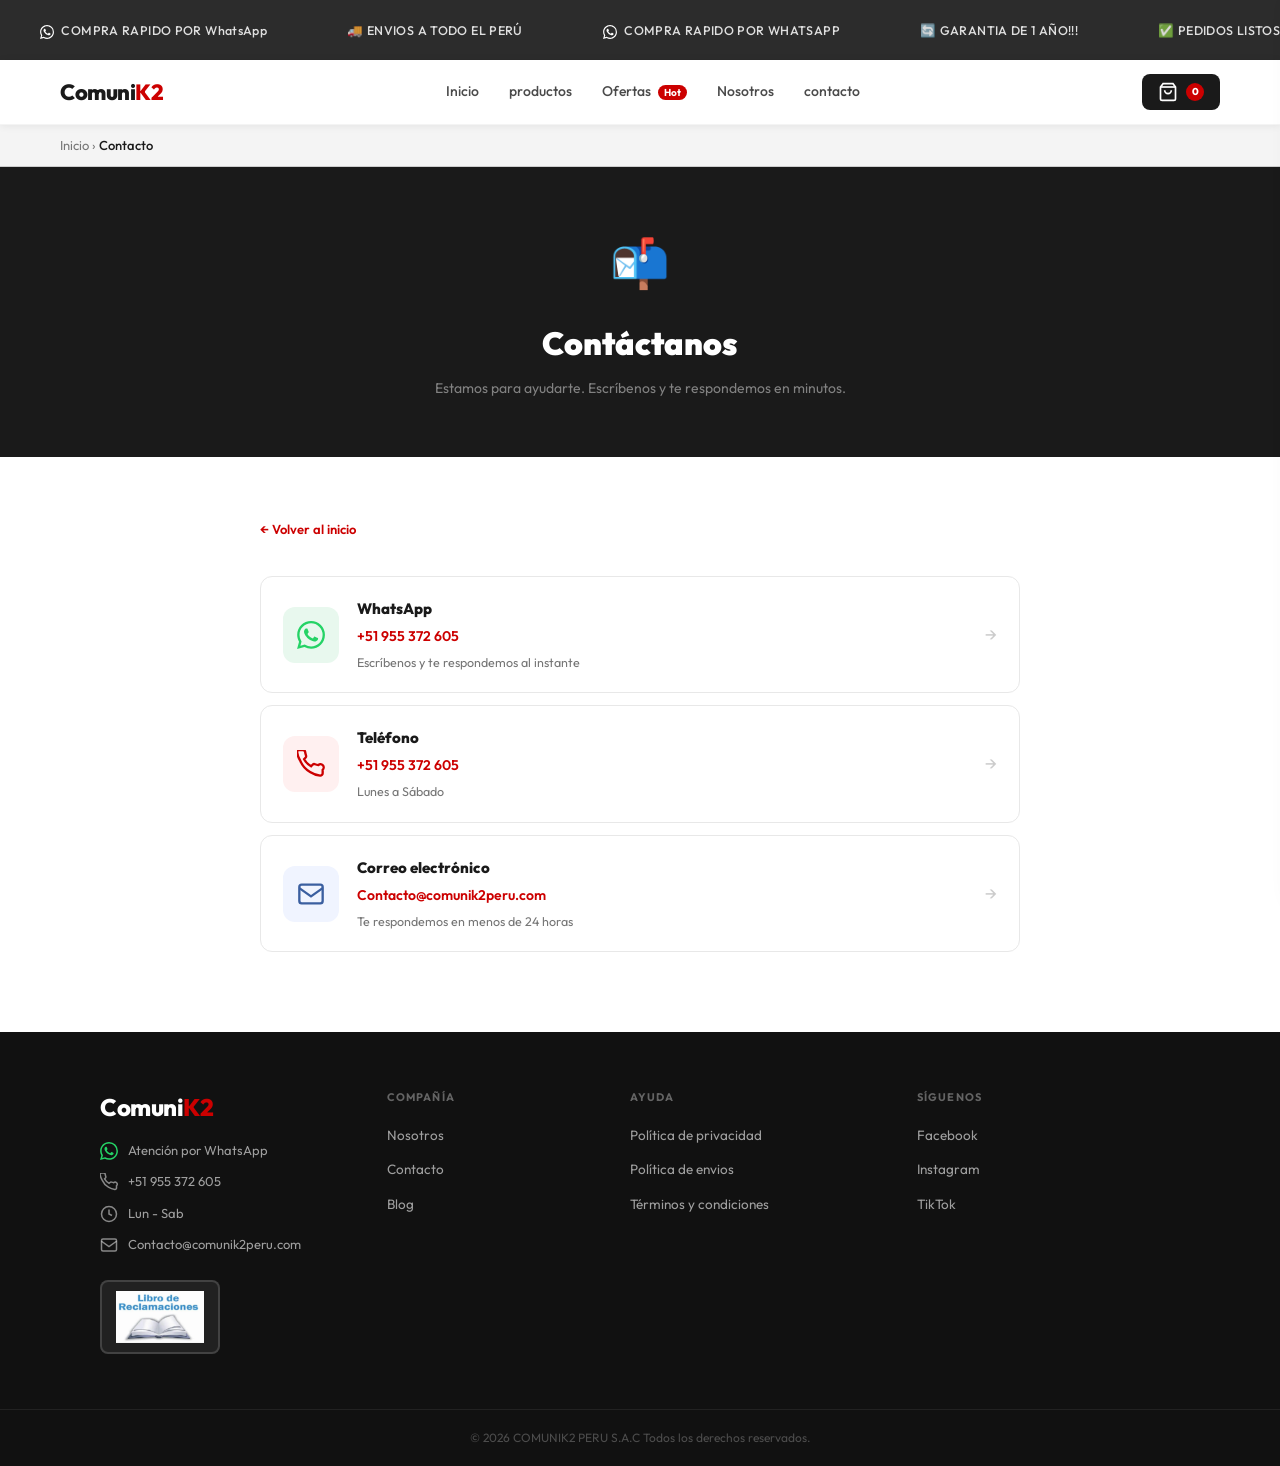
<file: pages/contacto.html>
<!DOCTYPE html>
<html lang="es">
<head>
<meta charset="UTF-8">
<meta name="viewport" content="width=device-width, initial-scale=1.0">
<title>Contacto — ComuniK2</title>
<link rel="preconnect" href="https://fonts.googleapis.com">
<link rel="preconnect" href="https://fonts.gstatic.com" crossorigin>
<link href="https://fonts.googleapis.com/css2?family=Outfit:wght@300;400;500;600;700;800;900&display=swap" rel="stylesheet">
<link rel="stylesheet" href="../css/style.css">
<style>
  .page-hero{background:#1A1A1A;color:#fff;padding:56px 20px;text-align:center}
  .page-hero .icon{font-size:48px;margin-bottom:14px}
  .page-hero h1{font-family:'Outfit',sans-serif;font-size:32px;font-weight:900;margin-bottom:8px}
  .page-hero p{font-size:14px;color:rgba(255,255,255,.45);max-width:480px;margin:0 auto}
  .page-body{max-width:800px;margin:0 auto;padding:60px 20px 80px;font-family:'Outfit',sans-serif}
  .placeholder-box{border:2px dashed #E0E0E0;border-radius:14px;padding:48px 32px;text-align:center;color:#aaa}
  .placeholder-box p{font-size:15px;margin-bottom:8px;color:#767676}
  .placeholder-box span{font-size:13px}
  .back-link{display:inline-flex;align-items:center;gap:6px;font-size:13px;font-weight:600;color:#CC0000;margin-bottom:28px;text-decoration:none}
  .back-link:hover{text-decoration:underline}
  .contacto-grid { display:flex; flex-direction:column; gap:12px; margin-top:8px; }

  .contacto-card { display:flex; align-items:center; gap:18px; background:#fff; border:1.5px solid #E8E8E8; border-radius:12px; padding:20px 22px; text-decoration:none; color:inherit; transition:border-color .18s, box-shadow .18s; }
  .contacto-card:hover { border-color:#CC0000; box-shadow:0 4px 16px rgba(204,0,0,.08); }

  .contacto-icon { width:56px; height:56px; border-radius:12px; display:flex; align-items:center; justify-content:center; flex-shrink:0; }

  .contacto-info { flex:1; }
  .contacto-info strong { display:block; font-size:15px; font-weight:800; color:#1A1A1A; margin-bottom:3px; }
  .contacto-info span { display:block; font-size:14px; font-weight:600; color:#CC0000; margin-bottom:4px; }
  .contacto-info p { font-size:12.5px; color:#767676; margin:0; }

  .contacto-arrow { font-size:18px; color:#CCCCCC; flex-shrink:0; transition:color .18s; }
  .contacto-card:hover .contacto-arrow { color:#CC0000; }
  </style>
</head>
<body>

<!-- TICKER -->
  <div class="ticker">
    <div class="ticker-track">
      <span class="ti">
        <svg width="14" height="14" fill="white" viewBox="0 0 24 24" style="vertical-align:middle;margin-right:4px">
          <path
            d="M17.472 14.382c-.297-.149-1.758-.867-2.03-.967-.273-.099-.471-.148-.67.15-.197.297-.767.966-.94 1.164-.173.199-.347.223-.644.075-.297-.15-1.255-.463-2.39-1.475-.883-.788-1.48-1.761-1.653-2.059-.173-.297-.018-.458.13-.606.134-.133.298-.347.446-.52.149-.174.198-.298.298-.497.099-.198.05-.371-.025-.52-.075-.149-.669-1.612-.916-2.207-.242-.579-.487-.5-.669-.51-.173-.008-.371-.01-.57-.01-.198 0-.52.074-.792.372-.272.297-1.04 1.016-1.04 2.479 0 1.462 1.065 2.875 1.213 3.074.149.198 2.096 3.2 5.077 4.487.709.306 1.262.489 1.694.625.712.227 1.36.195 1.871.118.571-.085 1.758-.719 2.006-1.413.248-.694.248-1.289.173-1.413-.074-.124-.272-.198-.57-.347m-5.421 7.403h-.004a9.87 9.87 0 01-5.031-1.378l-.361-.214-3.741.982.998-3.648-.235-.374a9.86 9.86 0 01-1.51-5.26c.001-5.45 4.436-9.884 9.888-9.884 2.64 0 5.122 1.03 6.988 2.898a9.825 9.825 0 012.893 6.994c-.003 5.45-4.437 9.884-9.885 9.884m8.413-18.297A11.815 11.815 0 0012.05 0C5.495 0 .16 5.335.157 11.892c0 2.096.547 4.142 1.588 5.945L.057 24l6.305-1.654a11.882 11.882 0 005.683 1.448h.005c6.554 0 11.890-5.335 11.893-11.893a11.821 11.821 0 00-3.48-8.413Z" />
        </svg>
        COMPRA RAPIDO POR WhatsApp
      </span>
      <span class="ti">🚚 ENVIOS A TODO EL PERÚ</span>
      <span class="ti">
        <svg width="14" height="14" fill="white" viewBox="0 0 24 24" style="vertical-align:middle;margin-right:4px">
          <path
            d="M17.472 14.382c-.297-.149-1.758-.867-2.03-.967-.273-.099-.471-.148-.67.15-.197.297-.767.966-.94 1.164-.173.199-.347.223-.644.075-.297-.15-1.255-.463-2.39-1.475-.883-.788-1.48-1.761-1.653-2.059-.173-.297-.018-.458.13-.606.134-.133.298-.347.446-.52.149-.174.198-.298.298-.497.099-.198.05-.371-.025-.52-.075-.149-.669-1.612-.916-2.207-.242-.579-.487-.5-.669-.51-.173-.008-.371-.01-.57-.01-.198 0-.52.074-.792.372-.272.297-1.04 1.016-1.04 2.479 0 1.462 1.065 2.875 1.213 3.074.149.198 2.096 3.2 5.077 4.487.709.306 1.262.489 1.694.625.712.227 1.36.195 1.871.118.571-.085 1.758-.719 2.006-1.413.248-.694.248-1.289.173-1.413-.074-.124-.272-.198-.57-.347m-5.421 7.403h-.004a9.87 9.87 0 01-5.031-1.378l-.361-.214-3.741.982.998-3.648-.235-.374a9.86 9.86 0 01-1.51-5.26c.001-5.45 4.436-9.884 9.888-9.884 2.64 0 5.122 1.03 6.988 2.898a9.825 9.825 0 012.893 6.994c-.003 5.45-4.437 9.884-9.885 9.884m8.413-18.297A11.815 11.815 0 0012.05 0C5.495 0 .16 5.335.157 11.892c0 2.096.547 4.142 1.588 5.945L.057 24l6.305-1.654a11.882 11.882 0 005.683 1.448h.005c6.554 0 11.890-5.335 11.893-11.893a11.821 11.821 0 00-3.48-8.413Z" />
        </svg>
        COMPRA RAPIDO POR WHATSAPP
      </span>
      <span class="ti">🔄 GARANTIA DE 1 AÑO!!!</span>
      <span class="ti">✅ PEDIDOS LISTOS PARA ENTREGAR</span>
      <span class="ti">📦 DESPACHO 24 -48 LIMA METROPOLITANA</span>
      <span class="ti">🚚 ENVIOS A TODO EL PERÚ</span>
      <span class="ti">
        <svg width="14" height="14" fill="white" viewBox="0 0 24 24" style="vertical-align:middle;margin-right:4px">
          <path
            d="M17.472 14.382c-.297-.149-1.758-.867-2.03-.967-.273-.099-.471-.148-.67.15-.197.297-.767.966-.94 1.164-.173.199-.347.223-.644.075-.297-.15-1.255-.463-2.39-1.475-.883-.788-1.48-1.761-1.653-2.059-.173-.297-.018-.458.13-.606.134-.133.298-.347.446-.52.149-.174.198-.298.298-.497.099-.198.05-.371-.025-.52-.075-.149-.669-1.612-.916-2.207-.242-.579-.487-.5-.669-.51-.173-.008-.371-.01-.57-.01-.198 0-.52.074-.792.372-.272.297-1.04 1.016-1.04 2.479 0 1.462 1.065 2.875 1.213 3.074.149.198 2.096 3.2 5.077 4.487.709.306 1.262.489 1.694.625.712.227 1.36.195 1.871.118.571-.085 1.758-.719 2.006-1.413.248-.694.248-1.289.173-1.413-.074-.124-.272-.198-.57-.347m-5.421 7.403h-.004a9.87 9.87 0 01-5.031-1.378l-.361-.214-3.741.982.998-3.648-.235-.374a9.86 9.86 0 01-1.51-5.26c.001-5.45 4.436-9.884 9.888-9.884 2.64 0 5.122 1.03 6.988 2.898a9.825 9.825 0 012.893 6.994c-.003 5.45-4.437 9.884-9.885 9.884m8.413-18.297A11.815 11.815 0 0012.05 0C5.495 0 .16 5.335.157 11.892c0 2.096.547 4.142 1.588 5.945L.057 24l6.305-1.654a11.882 11.882 0 005.683 1.448h.005c6.554 0 11.890-5.335 11.893-11.893a11.821 11.821 0 00-3.48-8.413Z" />
        </svg>
        COMPRA RAPIDO POR WHATSAPP
      </span>
      <span class="ti">🔄 GARANTIA DE 1 AÑO!!!</span>
      <span class="ti">✅ PEDIDOS LISTOS PARA ENTREGAR </span>
      <span class="ti">📦 DESPACHO 24 -48 LIMA METROPOLITANA</span>
    </div>
  </div>
<!-- HEADER -->
<header id="header">
  <div class="header-inner">
    <button class="menu-btn" aria-label="Menú">
      <span></span><span></span><span></span>
    </button>
    <a href="../index.html" class="logo">Comuni<span>K2</span></a>
    <nav class="main-nav">
      <a href="../index.html">Inicio</a>
      <a href="../index.html#productos">productos</a>
      <a href="../index.html#offert">Ofertas <em class="nav-badge">Hot</em></a>
      <a href="nosotros.html">Nosotros</a>
      <a href="contacto.html">contacto</a>
    </nav>
    <div class="header-right">
     
      <a href="#" class="cart-btn">
        <svg width="20" height="20" fill="none" stroke="currentColor" stroke-width="2" viewBox="0 0 24 24"><path d="M6 2L3 6v14a2 2 0 002 2h14a2 2 0 002-2V6l-3-4z"/><line x1="3" y1="6" x2="21" y2="6"/><path d="M16 10a4 4 0 01-8 0"/></svg>
        <span class="cart-count">0</span>
      </a>
    </div>
  </div>
</header>




<div class="breadcrumb"><div class="container"><a href="../index.html">Inicio</a> › <span>Contacto</span></div></div>

<div class="page-hero">
  <div class="icon">📬</div>
  <h1>Contáctanos</h1>
  <p>Estamos para ayudarte. Escríbenos y te respondemos en minutos.</p>
</div>

<div class="page-body">
  <a href="../index.html" class="back-link">← Volver al inicio</a>

  <div class="contacto-grid">

    <a href="https://wa.me/51955372605" target="_blank" class="contacto-card">
      <div class="contacto-icon" style="background:#E8F8EE">
        <svg width="28" height="28" fill="#25D366" viewBox="0 0 24 24"><path d="M17.472 14.382c-.297-.149-1.758-.867-2.03-.967-.273-.099-.471-.148-.67.15-.197.297-.767.966-.94 1.164-.173.199-.347.223-.644.075-.297-.15-1.255-.463-2.39-1.475-.883-.788-1.48-1.761-1.653-2.059-.173-.297-.018-.458.13-.606.134-.133.298-.347.446-.52.149-.174.198-.298.298-.497.099-.198.05-.371-.025-.52-.075-.149-.669-1.612-.916-2.207-.242-.579-.487-.5-.669-.51-.173-.008-.371-.01-.57-.01-.198 0-.52.074-.792.372-.272.297-1.04 1.016-1.04 2.479 0 1.462 1.065 2.875 1.213 3.074.149.198 2.096 3.2 5.077 4.487.709.306 1.262.489 1.694.625.712.227 1.36.195 1.871.118.571-.085 1.758-.719 2.006-1.413.248-.694.248-1.289.173-1.413-.074-.124-.272-.198-.57-.347m-5.421 7.403h-.004a9.87 9.87 0 01-5.031-1.378l-.361-.214-3.741.982.998-3.648-.235-.374a9.86 9.86 0 01-1.51-5.26c.001-5.45 4.436-9.884 9.888-9.884 2.64 0 5.122 1.03 6.988 2.898a9.825 9.825 0 012.893 6.994c-.003 5.45-4.437 9.884-9.885 9.884m8.413-18.297A11.815 11.815 0 0012.05 0C5.495 0 .16 5.335.157 11.892c0 2.096.547 4.142 1.588 5.945L.057 24l6.305-1.654a11.882 11.882 0 005.683 1.448h.005c6.554 0 11.890-5.335 11.893-11.893a11.821 11.821 0 00-3.48-8.413Z"/></svg>
      </div>
      <div class="contacto-info">
        <strong>WhatsApp</strong>
        <span>+51 955 372 605</span>
        <p>Escríbenos y te respondemos al instante</p>
      </div>
      <div class="contacto-arrow">→</div>
    </a>

    <a href="tel:+51955372605" class="contacto-card">
      <div class="contacto-icon" style="background:#FFF0F0">
        <svg width="28" height="28" fill="none" stroke="#CC0000" stroke-width="2" viewBox="0 0 24 24"><path d="M22 16.92v3a2 2 0 01-2.18 2 19.79 19.79 0 01-8.63-3.07A19.5 19.5 0 013.07 9.81a19.79 19.79 0 01-3.07-8.67A2 2 0 012 0h3a2 2 0 012 1.72c.127.96.361 1.903.7 2.81a2 2 0 01-.45 2.11L6.09 7.91a16 16 0 006 6l1.27-1.27a2 2 0 012.11-.45c.907.339 1.85.573 2.81.7A2 2 0 0122 16.92z"/></svg>
      </div>
      <div class="contacto-info">
        <strong>Teléfono</strong>
        <span>+51 955 372 605</span>
        <p>Lunes a Sábado </p>
      </div>
      <div class="contacto-arrow">→</div>
    </a>

    <a href="mailto:contacto@comunik2peru.com" class="contacto-card">
      <div class="contacto-icon" style="background:#F0F4FF">
        <svg width="28" height="28" fill="none" stroke="#3B5FA0" stroke-width="2" viewBox="0 0 24 24"><rect x="2" y="4" width="20" height="16" rx="2"/><path d="M2 7l10 7 10-7"/></svg>
      </div>
      <div class="contacto-info">
        <strong>Correo electrónico</strong>
        <span>Contacto@comunik2peru.com</span>
        <p>Te respondemos en menos de 24 horas</p>
      </div>
      <div class="contacto-arrow">→</div>
    </a>

  </div>
</div>

  <footer>
    <div class="footer-top">
      <div class="footer-brand">
        <a href="../index.html" class="logo footer-logo">Comuni<span>K2</span></a>
        <div class="footer-contacto">
          <a href="https://wa.me/51955372605" target="_blank" class="footer-contacto-item">
        <svg width="18" height="18" fill="#25D366" viewBox="0 0 24 24"><path d="M17.472 14.382c-.297-.149-1.758-.867-2.03-.967-.273-.099-.471-.148-.67.15-.197.297-.767.966-.94 1.164-.173.199-.347.223-.644.075-.297-.15-1.255-.463-2.39-1.475-.883-.788-1.48-1.761-1.653-2.059-.173-.297-.018-.458.13-.606.134-.133.298-.347.446-.52.149-.174.198-.298.298-.497.099-.198.05-.371-.025-.52-.075-.149-.669-1.612-.916-2.207-.242-.579-.487-.5-.669-.51-.173-.008-.371-.01-.57-.01-.198 0-.52.074-.792.372-.272.297-1.04 1.016-1.04 2.479 0 1.462 1.065 2.875 1.213 3.074.149.198 2.096 3.2 5.077 4.487.709.306 1.262.489 1.694.625.712.227 1.36.195 1.871.118.571-.085 1.758-.719 2.006-1.413.248-.694.248-1.289.173-1.413-.074-.124-.272-.198-.57-.347m-5.421 7.403h-.004a9.87 9.87 0 01-5.031-1.378l-.361-.214-3.741.982.998-3.648-.235-.374a9.86 9.86 0 01-1.51-5.26c.001-5.45 4.436-9.884 9.888-9.884 2.64 0 5.122 1.03 6.988 2.898a9.825 9.825 0 012.893 6.994c-.003 5.45-4.437 9.884-9.885 9.884m8.413-18.297A11.815 11.815 0 0012.05 0C5.495 0 .16 5.335.157 11.892c0 2.096.547 4.142 1.588 5.945L.057 24l6.305-1.654a11.882 11.882 0 005.683 1.448h.005c6.554 0 11.890-5.335 11.893-11.893a11.821 11.821 0 00-3.48-8.413Z"/></svg>
        Atención por WhatsApp
      </a>

      <div class="footer-contacto-item">
        <svg width="18" height="18" fill="none" stroke="currentColor" stroke-width="2" viewBox="0 0 24 24"><path d="M22 16.92v3a2 2 0 01-2.18 2 19.79 19.79 0 01-8.63-3.07A19.5 19.5 0 013.07 9.81a19.79 19.79 0 01-3.07-8.67A2 2 0 012 0h3a2 2 0 012 1.72c.127.96.361 1.903.7 2.81a2 2 0 01-.45 2.11L6.09 7.91a16 16 0 006 6l1.27-1.27a2 2 0 012.11-.45c.907.339 1.85.573 2.81.7A2 2 0 0122 16.92z"/></svg>
        +51 955 372 605
      </div>

          <div class="footer-contacto-item">
            <svg width="18" height="18" fill="none" stroke="currentColor" stroke-width="2" viewBox="0 0 24 24">
              <circle cx="12" cy="12" r="10" />
              <polyline points="12 6 12 12 16 14" />
            </svg>
            Lun - Sab
          </div>

          <div class="footer-contacto-item">
            <svg width="18" height="18" fill="none" stroke="currentColor" stroke-width="2" viewBox="0 0 24 24">
              <rect x="2" y="4" width="20" height="16" rx="2" />
              <path d="M2 7l10 7 10-7" />
            </svg>
            Contacto@comunik2peru.com
          </div>


        </div>

        <a href="reclamaciones.html" class="libro-btn">
          <img src="../images/productos/libro.jpg" alt="Libro de Reclamaciones">
        </a>
      </div>
      <div class="footer-col">
        <h4>Compañía</h4>
        <ul>
          <li><a href="nosotros.html">Nosotros</a></li>
          <li><a href="contacto.html">Contacto</a></li>
          <li><a href="blog.html">Blog</a></li>
        </ul>
      </div>
      <div class="footer-col">
        <h4>Ayuda</h4>
        <ul>

          <li><a href="politica.html">Política de privacidad</a></li>
          <li><a href="envios.html">Política de envios</a></li>
          <li><a href="terminos.html">Términos y condiciones</a></li>
        </ul>
      </div>
      <div class="footer-col">
        <h4>Síguenos</h4>
        <ul>
          <li><a href="#">Facebook</a></li>
          <li><a href="#">Instagram</a></li>
          <li><a href="#">TikTok</a></li>
        </ul>
      </div>
    </div>
    <div class="footer-bottom">
      <p>© 2026 COMUNIK2 PERU S.A.C Todos los derechos reservados.</p>

    </div>
    </div>
  </footer>

<!-- CART OVERLAY -->
<div class="cart-overlay" id="cart-overlay"></div>

<!-- CART SIDEBAR -->
<div id="cart-sidebar">
  <div class="cart-head">
    <h2>🛒 Tu carrito <span class="cart-head-count" id="cart-head-count">0</span></h2>
    <button id="cart-close">✕</button>
  </div>
  <div id="cart-body"></div>
  <div id="cart-footer">
    <div class="cart-total-row">
      <span>Total</span>
      <span id="cart-total">S/. 0.00</span>
    </div>
    <button class="btn-wa-cart" onclick="pedirPorWhatsApp()">
      <svg width="18" height="18" fill="white" viewBox="0 0 24 24"><path d="M17.472 14.382c-.297-.149-1.758-.867-2.03-.967-.273-.099-.471-.148-.67.15-.197.297-.767.966-.94 1.164-.173.199-.347.223-.644.075-.297-.15-1.255-.463-2.39-1.475-.883-.788-1.48-1.761-1.653-2.059-.173-.297-.018-.458.13-.606.134-.133.298-.347.446-.52.149-.174.198-.298.298-.497.099-.198.05-.371-.025-.52-.075-.149-.669-1.612-.916-2.207-.242-.579-.487-.5-.669-.51-.173-.008-.371-.01-.57-.01-.198 0-.52.074-.792.372-.272.297-1.04 1.016-1.04 2.479 0 1.462 1.065 2.875 1.213 3.074.149.198 2.096 3.2 5.077 4.487.709.306 1.262.489 1.694.625.712.227 1.36.195 1.871.118.571-.085 1.758-.719 2.006-1.413.248-.694.248-1.289.173-1.413-.074-.124-.272-.198-.57-.347m-5.421 7.403h-.004a9.87 9.87 0 01-5.031-1.378l-.361-.214-3.741.982.998-3.648-.235-.374a9.86 9.86 0 01-1.51-5.26c.001-5.45 4.436-9.884 9.888-9.884 2.64 0 5.122 1.03 6.988 2.898a9.825 9.825 0 012.893 6.994c-.003 5.45-4.437 9.884-9.885 9.884m8.413-18.297A11.815 11.815 0 0012.05 0C5.495 0 .16 5.335.157 11.892c0 2.096.547 4.142 1.588 5.945L.057 24l6.305-1.654a11.882 11.882 0 005.683 1.448h.005c6.554 0 11.890-5.335 11.893-11.893a11.821 11.821 0 00-3.48-8.413Z"/></svg>
      Pedir por WhatsApp
    </button>
    <p class="cart-note">Te contactaremos para confirmar disponibilidad y coordinar el pago.</p>
  </div>
</div>


<script src="../js/main.js"></script>
</body>
</html>
</file>
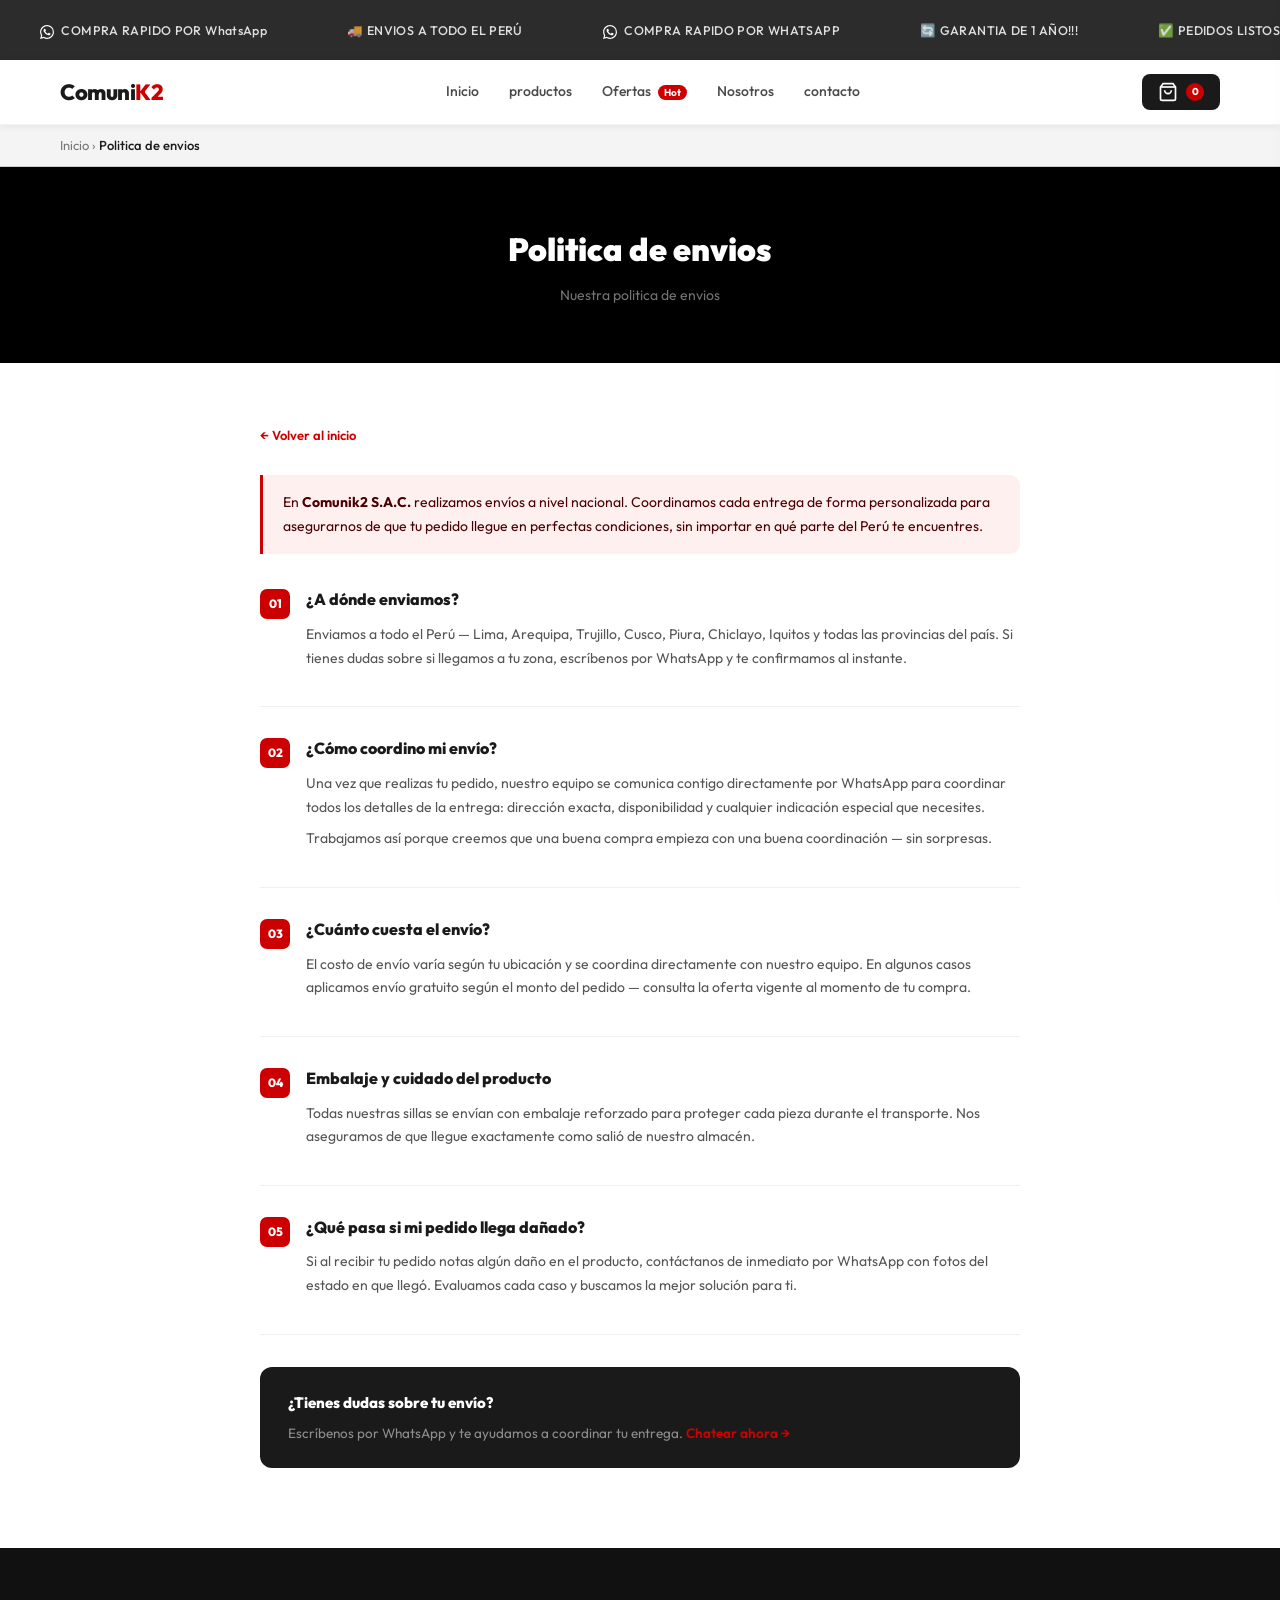
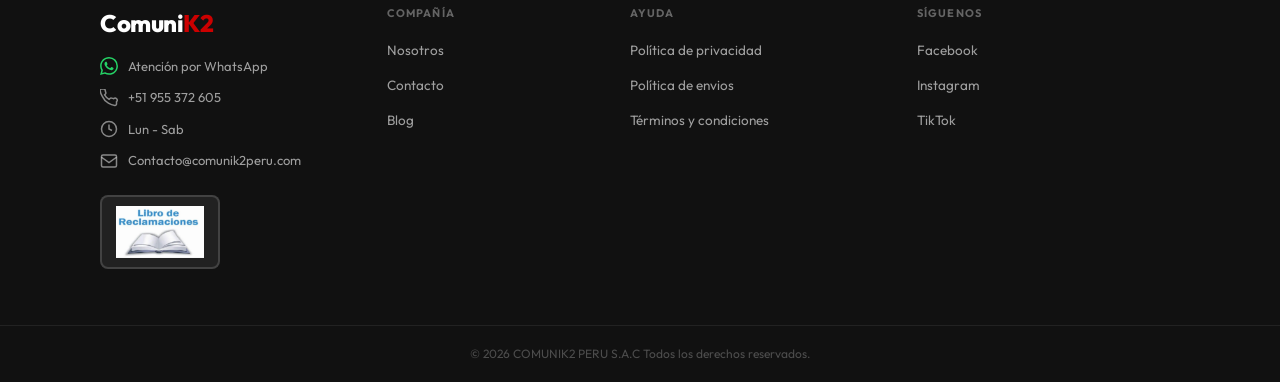
<file: pages/envios.html>
<!DOCTYPE html>
<html lang="es">
<head>
<meta charset="UTF-8">
<meta name="viewport" content="width=device-width, initial-scale=1.0">
<title>Politica de envios — ComuniK2</title>
<link rel="preconnect" href="https://fonts.googleapis.com">
<link rel="preconnect" href="https://fonts.gstatic.com" crossorigin>
<link href="https://fonts.googleapis.com/css2?family=Outfit:wght@300;400;500;600;700;800;900&display=swap" rel="stylesheet">
<link rel="stylesheet" href="../css/style.css">
<style>
  .page-hero{background:black;color:#fff;padding:56px 20px;text-align:center}
  .page-hero .icon {align-items: center;}
  .page-hero h1{font-family:'Outfit',sans-serif;font-size:32px;font-weight:900;margin-bottom:8px}
  .page-hero p{font-size:14px;color:rgba(255,255,255,.45);max-width:480px;margin:0 auto}
  .page-body{max-width:800px;margin:0 auto;padding:60px 20px 80px;font-family:'Outfit',sans-serif}
  .placeholder-box{border:2px dashed #E0E0E0;border-radius:14px;padding:48px 32px;text-align:center;color:#aaa}
  .placeholder-box p{font-size:15px;margin-bottom:8px;color:#767676}
  .placeholder-box span{font-size:13px}
  .back-link{display:inline-flex;align-items:center;gap:6px;font-size:13px;font-weight:600;color:#CC0000;margin-bottom:28px;text-decoration:none}
  .back-link:hover{text-decoration:underline}
  .nos-intro { display:grid; grid-template-columns:1fr auto; gap:40px; align-items:center; margin-bottom:40px; }
  .priv-intro { background:#FFF0F0; border-left:3px solid #CC0000; border-radius:0 10px 10px 0; padding:16px 20px; font-size:14px; color:#4A0000; line-height:1.7; margin-bottom:32px; }

  .priv-article { display:flex; gap:16px; align-items:flex-start; margin-bottom:28px; padding-bottom:28px; border-bottom:1px solid #F0F0F0; }
    .priv-article:last-of-type { border-bottom:none; }
    .priv-num { width:30px; height:30px; background:#CC0000; color:#fff; border-radius:7px; display:flex; align-items:center; justify-content:center; font-size:12px; font-weight:800; flex-shrink:0; margin-top:3px; }
    .priv-article h2 { font-size:16px; font-weight:800; color:#1A1A1A; margin-bottom:10px; }
    .priv-article p { font-size:14px; color:#555; line-height:1.7; margin-bottom:8px; }
    .priv-article ul { list-style:none; margin:8px 0 12px; display:flex; flex-direction:column; gap:6px; }
    .priv-article ul li { font-size:13.5px; color:#444; padding-left:16px; position:relative; }
    .priv-article ul li::before { content:"→"; position:absolute; left:0; color:#CC0000; font-weight:700; }
    .priv-article a { color:#CC0000; font-weight:600; }

    .priv-contacto { background:#1A1A1A; border-radius:12px; padding:24px 28px; margin-top:32px; }
    .priv-contacto strong { display:block; font-size:15px; font-weight:800; color:#fff; margin-bottom:6px; }
    .priv-contacto p { font-size:13.5px; color:rgba(255,255,255,.5); }
    .priv-contacto a { color:#CC0000; font-weight:600; }

@media(max-width:700px) {
  .nos-intro { grid-template-columns:1fr; }
  .nos-stats { justify-content:center; }
  .nos-valores { grid-template-columns:1fr; }
}
</style>
</head>
<body>

<!-- TICKER -->
  <div class="ticker">
    <div class="ticker-track">
      <span class="ti">
        <svg width="14" height="14" fill="white" viewBox="0 0 24 24" style="vertical-align:middle;margin-right:4px">
          <path
            d="M17.472 14.382c-.297-.149-1.758-.867-2.03-.967-.273-.099-.471-.148-.67.15-.197.297-.767.966-.94 1.164-.173.199-.347.223-.644.075-.297-.15-1.255-.463-2.39-1.475-.883-.788-1.48-1.761-1.653-2.059-.173-.297-.018-.458.13-.606.134-.133.298-.347.446-.52.149-.174.198-.298.298-.497.099-.198.05-.371-.025-.52-.075-.149-.669-1.612-.916-2.207-.242-.579-.487-.5-.669-.51-.173-.008-.371-.01-.57-.01-.198 0-.52.074-.792.372-.272.297-1.04 1.016-1.04 2.479 0 1.462 1.065 2.875 1.213 3.074.149.198 2.096 3.2 5.077 4.487.709.306 1.262.489 1.694.625.712.227 1.36.195 1.871.118.571-.085 1.758-.719 2.006-1.413.248-.694.248-1.289.173-1.413-.074-.124-.272-.198-.57-.347m-5.421 7.403h-.004a9.87 9.87 0 01-5.031-1.378l-.361-.214-3.741.982.998-3.648-.235-.374a9.86 9.86 0 01-1.51-5.26c.001-5.45 4.436-9.884 9.888-9.884 2.64 0 5.122 1.03 6.988 2.898a9.825 9.825 0 012.893 6.994c-.003 5.45-4.437 9.884-9.885 9.884m8.413-18.297A11.815 11.815 0 0012.05 0C5.495 0 .16 5.335.157 11.892c0 2.096.547 4.142 1.588 5.945L.057 24l6.305-1.654a11.882 11.882 0 005.683 1.448h.005c6.554 0 11.890-5.335 11.893-11.893a11.821 11.821 0 00-3.48-8.413Z" />
        </svg>
        COMPRA RAPIDO POR WhatsApp
      </span>
      <span class="ti">🚚 ENVIOS A TODO EL PERÚ</span>
      <span class="ti">
        <svg width="14" height="14" fill="white" viewBox="0 0 24 24" style="vertical-align:middle;margin-right:4px">
          <path
            d="M17.472 14.382c-.297-.149-1.758-.867-2.03-.967-.273-.099-.471-.148-.67.15-.197.297-.767.966-.94 1.164-.173.199-.347.223-.644.075-.297-.15-1.255-.463-2.39-1.475-.883-.788-1.48-1.761-1.653-2.059-.173-.297-.018-.458.13-.606.134-.133.298-.347.446-.52.149-.174.198-.298.298-.497.099-.198.05-.371-.025-.52-.075-.149-.669-1.612-.916-2.207-.242-.579-.487-.5-.669-.51-.173-.008-.371-.01-.57-.01-.198 0-.52.074-.792.372-.272.297-1.04 1.016-1.04 2.479 0 1.462 1.065 2.875 1.213 3.074.149.198 2.096 3.2 5.077 4.487.709.306 1.262.489 1.694.625.712.227 1.36.195 1.871.118.571-.085 1.758-.719 2.006-1.413.248-.694.248-1.289.173-1.413-.074-.124-.272-.198-.57-.347m-5.421 7.403h-.004a9.87 9.87 0 01-5.031-1.378l-.361-.214-3.741.982.998-3.648-.235-.374a9.86 9.86 0 01-1.51-5.26c.001-5.45 4.436-9.884 9.888-9.884 2.64 0 5.122 1.03 6.988 2.898a9.825 9.825 0 012.893 6.994c-.003 5.45-4.437 9.884-9.885 9.884m8.413-18.297A11.815 11.815 0 0012.05 0C5.495 0 .16 5.335.157 11.892c0 2.096.547 4.142 1.588 5.945L.057 24l6.305-1.654a11.882 11.882 0 005.683 1.448h.005c6.554 0 11.890-5.335 11.893-11.893a11.821 11.821 0 00-3.48-8.413Z" />
        </svg>
        COMPRA RAPIDO POR WHATSAPP
      </span>
      <span class="ti">🔄 GARANTIA DE 1 AÑO!!!</span>
      <span class="ti">✅ PEDIDOS LISTOS PARA ENTREGAR</span>
      <span class="ti">📦 DESPACHO 24 -48 LIMA METROPOLITANA</span>
      <span class="ti">🚚 ENVIOS A TODO EL PERÚ</span>
      <span class="ti">
        <svg width="14" height="14" fill="white" viewBox="0 0 24 24" style="vertical-align:middle;margin-right:4px">
          <path
            d="M17.472 14.382c-.297-.149-1.758-.867-2.03-.967-.273-.099-.471-.148-.67.15-.197.297-.767.966-.94 1.164-.173.199-.347.223-.644.075-.297-.15-1.255-.463-2.39-1.475-.883-.788-1.48-1.761-1.653-2.059-.173-.297-.018-.458.13-.606.134-.133.298-.347.446-.52.149-.174.198-.298.298-.497.099-.198.05-.371-.025-.52-.075-.149-.669-1.612-.916-2.207-.242-.579-.487-.5-.669-.51-.173-.008-.371-.01-.57-.01-.198 0-.52.074-.792.372-.272.297-1.04 1.016-1.04 2.479 0 1.462 1.065 2.875 1.213 3.074.149.198 2.096 3.2 5.077 4.487.709.306 1.262.489 1.694.625.712.227 1.36.195 1.871.118.571-.085 1.758-.719 2.006-1.413.248-.694.248-1.289.173-1.413-.074-.124-.272-.198-.57-.347m-5.421 7.403h-.004a9.87 9.87 0 01-5.031-1.378l-.361-.214-3.741.982.998-3.648-.235-.374a9.86 9.86 0 01-1.51-5.26c.001-5.45 4.436-9.884 9.888-9.884 2.64 0 5.122 1.03 6.988 2.898a9.825 9.825 0 012.893 6.994c-.003 5.45-4.437 9.884-9.885 9.884m8.413-18.297A11.815 11.815 0 0012.05 0C5.495 0 .16 5.335.157 11.892c0 2.096.547 4.142 1.588 5.945L.057 24l6.305-1.654a11.882 11.882 0 005.683 1.448h.005c6.554 0 11.890-5.335 11.893-11.893a11.821 11.821 0 00-3.48-8.413Z" />
        </svg>
        COMPRA RAPIDO POR WHATSAPP
      </span>
      <span class="ti">🔄 GARANTIA DE 1 AÑO!!!</span>
      <span class="ti">✅ PEDIDOS LISTOS PARA ENTREGAR </span>
      <span class="ti">📦 DESPACHO 24 -48 LIMA METROPOLITANA</span>
    </div>
  </div>

<!-- HEADER -->
<header id="header">
  <div class="header-inner">
    <button class="menu-btn" aria-label="Menú">
      <span></span><span></span><span></span>
    </button>
    <a href="../index.html" class="logo">Comuni<span>K2</span></a>
    <!-- HEADER -->
    <nav class="main-nav">
      <a href="../index.html">Inicio</a>
      <a href="../index.html#productos">productos</a>
      <a href="../index.html#offert">Ofertas <em class="nav-badge">Hot</em></a>
      <a href="nosotros.html">Nosotros</a>
      <a href="contacto.html">contacto</a>
    </nav>
    <div class="header-right">
      
      <a href="#" class="cart-btn">
        <svg width="20" height="20" fill="none" stroke="currentColor" stroke-width="2" viewBox="0 0 24 24"><path d="M6 2L3 6v14a2 2 0 002 2h14a2 2 0 002-2V6l-3-4z"/><line x1="3" y1="6" x2="21" y2="6"/><path d="M16 10a4 4 0 01-8 0"/></svg>
        <span class="cart-count">0</span>
      </a>
    </div>
  </div>
</header>




<div class="breadcrumb"><div class="container"><a href="../index.html">Inicio</a> › <span>Politica de envios</span></div></div>

<div class="page-hero ">
  <h1>Politica de envios</h1>
  <p>Nuestra politica de envios</p>
</div>
<div class="page-body">
  <a href="../index.html" class="back-link">← Volver al inicio</a>

  <div class="priv-intro">
    En <strong>Comunik2 S.A.C.</strong> realizamos envíos a nivel nacional. Coordinamos cada entrega de forma personalizada para asegurarnos de que tu pedido llegue en perfectas condiciones, sin importar en qué parte del Perú te encuentres.
  </div>

  <div class="priv-article">
    <div class="priv-num">01</div>
    <div>
      <h2>¿A dónde enviamos?</h2>
      <p>Enviamos a todo el Perú — Lima, Arequipa, Trujillo, Cusco, Piura, Chiclayo, Iquitos y todas las provincias del país. Si tienes dudas sobre si llegamos a tu zona, escríbenos por WhatsApp y te confirmamos al instante.</p>
    </div>
  </div>

  <div class="priv-article">
    <div class="priv-num">02</div>
    <div>
      <h2>¿Cómo coordino mi envío?</h2>
      <p>Una vez que realizas tu pedido, nuestro equipo se comunica contigo directamente por WhatsApp para coordinar todos los detalles de la entrega: dirección exacta, disponibilidad y cualquier indicación especial que necesites.</p>
      <p>Trabajamos así porque creemos que una buena compra empieza con una buena coordinación — sin sorpresas.</p>
    </div>
  </div>

  <div class="priv-article">
    <div class="priv-num">03</div>
    <div>
      <h2>¿Cuánto cuesta el envío?</h2>
      <p>El costo de envío varía según tu ubicación y se coordina directamente con nuestro equipo. En algunos casos aplicamos envío gratuito según el monto del pedido — consulta la oferta vigente al momento de tu compra.</p>
    </div>
  </div>

  <div class="priv-article">
    <div class="priv-num">04</div>
    <div>
      <h2>Embalaje y cuidado del producto</h2>
      <p>Todas nuestras sillas se envían con embalaje reforzado para proteger cada pieza durante el transporte. Nos aseguramos de que llegue exactamente como salió de nuestro almacén.</p>
    </div>
  </div>

  <div class="priv-article">
    <div class="priv-num">05</div>
    <div>
      <h2>¿Qué pasa si mi pedido llega dañado?</h2>
      <p>Si al recibir tu pedido notas algún daño en el producto, contáctanos de inmediato por WhatsApp con fotos del estado en que llegó. Evaluamos cada caso y buscamos la mejor solución para ti.</p>
    </div>
  </div>

  <div class="priv-contacto">
    <strong>¿Tienes dudas sobre tu envío?</strong>
    <p>Escríbenos por WhatsApp y te ayudamos a coordinar tu entrega. <a href="https://wa.me/51999999999" target="_blank">Chatear ahora →</a></p>
  </div>

</div>

  <footer class="main-footer">
    <div class="footer-top">
      <div class="footer-brand">
        <a href="../index.html" class="logo footer-logo">Comuni<span>K2</span></a>
        <div class="footer-contacto">
          <a href="https://wa.me/51955372605" target="_blank" class="footer-contacto-item">
        <svg width="18" height="18" fill="#25D366" viewBox="0 0 24 24"><path d="M17.472 14.382c-.297-.149-1.758-.867-2.03-.967-.273-.099-.471-.148-.67.15-.197.297-.767.966-.94 1.164-.173.199-.347.223-.644.075-.297-.15-1.255-.463-2.39-1.475-.883-.788-1.48-1.761-1.653-2.059-.173-.297-.018-.458.13-.606.134-.133.298-.347.446-.52.149-.174.198-.298.298-.497.099-.198.05-.371-.025-.52-.075-.149-.669-1.612-.916-2.207-.242-.579-.487-.5-.669-.51-.173-.008-.371-.01-.57-.01-.198 0-.52.074-.792.372-.272.297-1.04 1.016-1.04 2.479 0 1.462 1.065 2.875 1.213 3.074.149.198 2.096 3.2 5.077 4.487.709.306 1.262.489 1.694.625.712.227 1.36.195 1.871.118.571-.085 1.758-.719 2.006-1.413.248-.694.248-1.289.173-1.413-.074-.124-.272-.198-.57-.347m-5.421 7.403h-.004a9.87 9.87 0 01-5.031-1.378l-.361-.214-3.741.982.998-3.648-.235-.374a9.86 9.86 0 01-1.51-5.26c.001-5.45 4.436-9.884 9.888-9.884 2.64 0 5.122 1.03 6.988 2.898a9.825 9.825 0 012.893 6.994c-.003 5.45-4.437 9.884-9.885 9.884m8.413-18.297A11.815 11.815 0 0012.05 0C5.495 0 .16 5.335.157 11.892c0 2.096.547 4.142 1.588 5.945L.057 24l6.305-1.654a11.882 11.882 0 005.683 1.448h.005c6.554 0 11.890-5.335 11.893-11.893a11.821 11.821 0 00-3.48-8.413Z"/></svg>
        Atención por WhatsApp
      </a>

      <div class="footer-contacto-item">
        <svg width="18" height="18" fill="none" stroke="currentColor" stroke-width="2" viewBox="0 0 24 24"><path d="M22 16.92v3a2 2 0 01-2.18 2 19.79 19.79 0 01-8.63-3.07A19.5 19.5 0 013.07 9.81a19.79 19.79 0 01-3.07-8.67A2 2 0 012 0h3a2 2 0 012 1.72c.127.96.361 1.903.7 2.81a2 2 0 01-.45 2.11L6.09 7.91a16 16 0 006 6l1.27-1.27a2 2 0 012.11-.45c.907.339 1.85.573 2.81.7A2 2 0 0122 16.92z"/></svg>
        +51 955 372 605
      </div>

          <div class="footer-contacto-item">
            <svg width="18" height="18" fill="none" stroke="currentColor" stroke-width="2" viewBox="0 0 24 24">
              <circle cx="12" cy="12" r="10" />
              <polyline points="12 6 12 12 16 14" />
            </svg>
            Lun - Sab
          </div>

          <div class="footer-contacto-item">
            <svg width="18" height="18" fill="none" stroke="currentColor" stroke-width="2" viewBox="0 0 24 24">
              <rect x="2" y="4" width="20" height="16" rx="2" />
              <path d="M2 7l10 7 10-7" />
            </svg>
            Contacto@comunik2peru.com
          </div>


        </div>

        <a href="reclamaciones.html" class="libro-btn">
          <img src="../images/productos/libro.jpg" alt="Libro de Reclamaciones">
        </a>
      </div>
      <div class="footer-col">
        <h4>Compañía</h4>
        <ul>
          <li><a href="nosotros.html">Nosotros</a></li>
          <li><a href="contacto.html">Contacto</a></li>
          <li><a href="blog.html">Blog</a></li>
        </ul>
      </div>
      <div class="footer-col">
        <h4>Ayuda</h4>
        <ul>

          <li><a href="politica.html">Política de privacidad</a></li>
          <li><a href="envios.html">Política de envios</a></li>
          <li><a href="terminos.html">Términos y condiciones</a></li>
        </ul>
      </div>
      <div class="footer-col">
        <h4>Síguenos</h4>
        <ul>
          <li><a href="#">Facebook</a></li>
          <li><a href="#">Instagram</a></li>
          <li><a href="#">TikTok</a></li>
        </ul>
      </div>
    </div>
    <div class="footer-bottom">
      <p>© 2026 COMUNIK2 PERU S.A.C Todos los derechos reservados.</p>

    </div>
    </div>
  </footer>

<!-- CART OVERLAY -->
<div class="cart-overlay" id="cart-overlay"></div>

<!-- CART SIDEBAR -->
<div id="cart-sidebar">
  <div class="cart-head">
    <h2>🛒 Tu carrito <span class="cart-head-count" id="cart-head-count">0</span></h2>
    <button id="cart-close">✕</button>
  </div>
  <div id="cart-body"></div>
  <div id="cart-footer">
    <div class="cart-total-row">
      <span>Total</span>
      <span id="cart-total">S/. 0.00</span>
    </div>
    <button class="btn-wa-cart" onclick="pedirPorWhatsApp()">
      <svg width="18" height="18" fill="white" viewBox="0 0 24 24"><path d="M17.472 14.382c-.297-.149-1.758-.867-2.03-.967-.273-.099-.471-.148-.67.15-.197.297-.767.966-.94 1.164-.173.199-.347.223-.644.075-.297-.15-1.255-.463-2.39-1.475-.883-.788-1.48-1.761-1.653-2.059-.173-.297-.018-.458.13-.606.134-.133.298-.347.446-.52.149-.174.198-.298.298-.497.099-.198.05-.371-.025-.52-.075-.149-.669-1.612-.916-2.207-.242-.579-.487-.5-.669-.51-.173-.008-.371-.01-.57-.01-.198 0-.52.074-.792.372-.272.297-1.04 1.016-1.04 2.479 0 1.462 1.065 2.875 1.213 3.074.149.198 2.096 3.2 5.077 4.487.709.306 1.262.489 1.694.625.712.227 1.36.195 1.871.118.571-.085 1.758-.719 2.006-1.413.248-.694.248-1.289.173-1.413-.074-.124-.272-.198-.57-.347m-5.421 7.403h-.004a9.87 9.87 0 01-5.031-1.378l-.361-.214-3.741.982.998-3.648-.235-.374a9.86 9.86 0 01-1.51-5.26c.001-5.45 4.436-9.884 9.888-9.884 2.64 0 5.122 1.03 6.988 2.898a9.825 9.825 0 012.893 6.994c-.003 5.45-4.437 9.884-9.885 9.884m8.413-18.297A11.815 11.815 0 0012.05 0C5.495 0 .16 5.335.157 11.892c0 2.096.547 4.142 1.588 5.945L.057 24l6.305-1.654a11.882 11.882 0 005.683 1.448h.005c6.554 0 11.890-5.335 11.893-11.893a11.821 11.821 0 00-3.48-8.413Z"/></svg>
      Pedir por WhatsApp
    </button>
    <p class="cart-note">Te contactaremos para confirmar disponibilidad y coordinar el pago.</p>
  </div>
</div>


<script src="../js/main.js"></script>
</body>
</html>
</file>
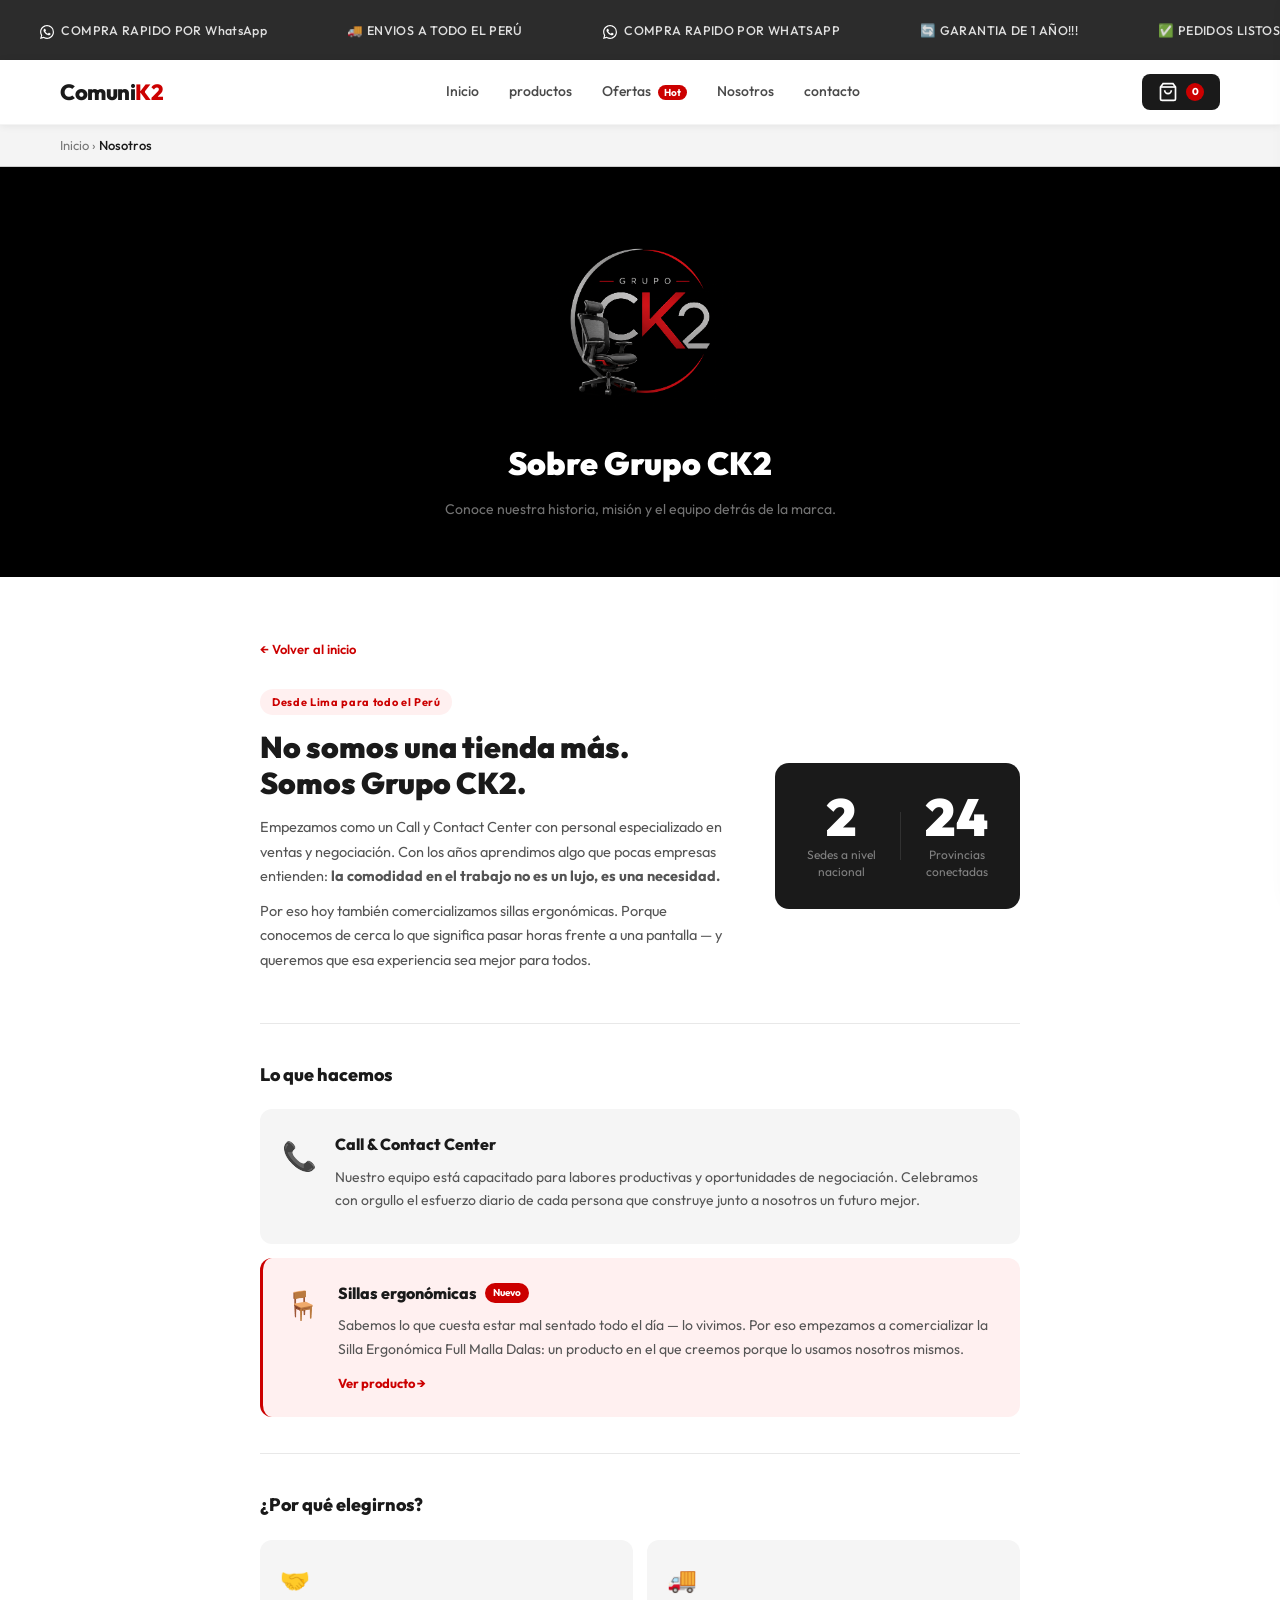
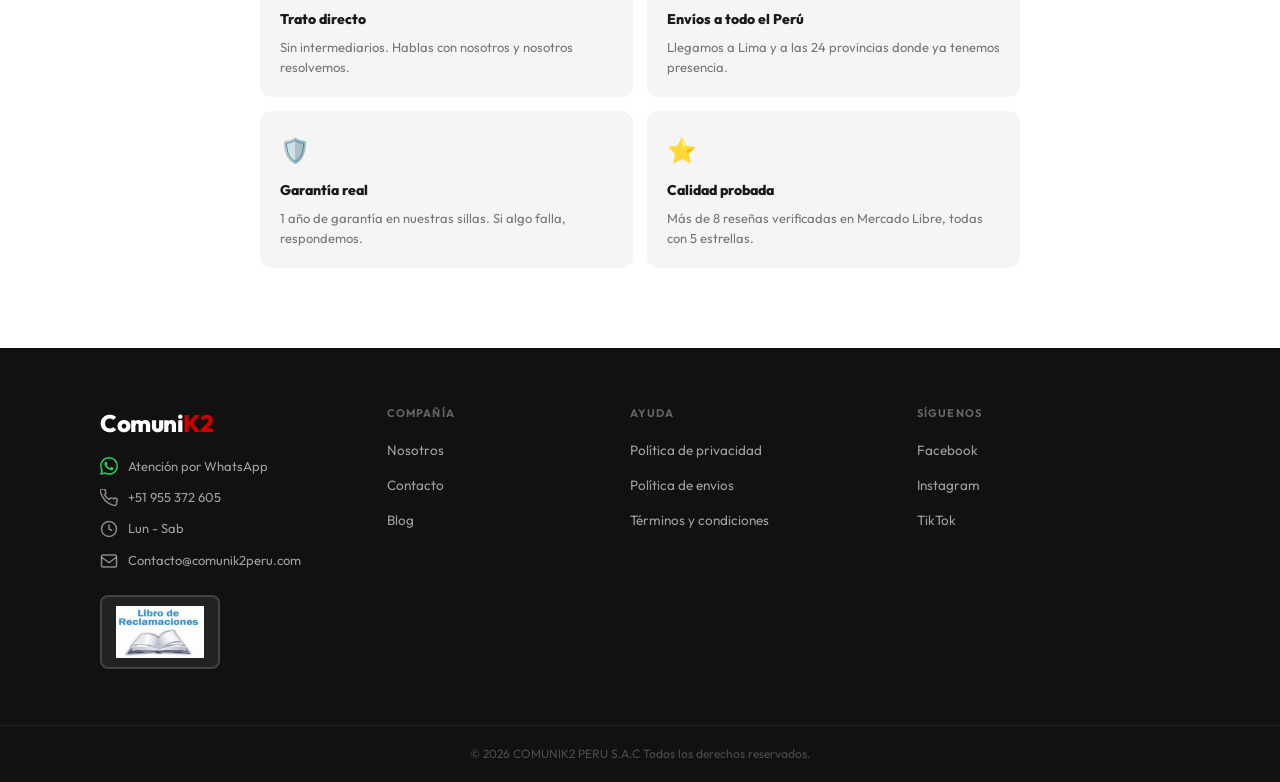
<file: pages/nosotros.html>
<!DOCTYPE html>
<html lang="es">
<head>
<meta charset="UTF-8">
<meta name="viewport" content="width=device-width, initial-scale=1.0">
<title>Nosotros — ComuniK2</title>
<link rel="preconnect" href="https://fonts.googleapis.com">
<link rel="preconnect" href="https://fonts.gstatic.com" crossorigin>
<link href="https://fonts.googleapis.com/css2?family=Outfit:wght@300;400;500;600;700;800;900&display=swap" rel="stylesheet">
<link rel="stylesheet" href="../css/style.css">
<style>
  .page-hero{background:black;color:#fff;padding:56px 20px;text-align:center}
  .page-hero .icon {align-items: center;}
  .page-hero h1{font-family:'Outfit',sans-serif;font-size:32px;font-weight:900;margin-bottom:8px}
  .page-hero p{font-size:14px;color:rgba(255,255,255,.45);max-width:480px;margin:0 auto}
  .page-body{max-width:800px;margin:0 auto;padding:60px 20px 80px;font-family:'Outfit',sans-serif}
  .placeholder-box{border:2px dashed #E0E0E0;border-radius:14px;padding:48px 32px;text-align:center;color:#aaa}
  .placeholder-box p{font-size:15px;margin-bottom:8px;color:#767676}
  .placeholder-box span{font-size:13px}
  .back-link{display:inline-flex;align-items:center;gap:6px;font-size:13px;font-weight:600;color:#CC0000;margin-bottom:28px;text-decoration:none}
  .back-link:hover{text-decoration:underline}
  .nos-intro { display:grid; grid-template-columns:1fr auto; gap:40px; align-items:center; margin-bottom:40px; }
.nos-tag { display:inline-block; background:#FFF0F0; color:#CC0000; font-size:11px; font-weight:700; padding:4px 12px; border-radius:20px; letter-spacing:.06em; margin-bottom:14px; }
.nos-intro-text h2 { font-size:clamp(22px,3vw,30px); font-weight:900; color:#1A1A1A; line-height:1.2; margin-bottom:14px; }
.nos-intro-text p { font-size:14.5px; color:#555; line-height:1.7; margin-bottom:10px; }
.nos-stats { display:flex; align-items:center; gap:24px; background:#1A1A1A; border-radius:14px; padding:28px 32px; flex-shrink:0; }
.nos-stat { text-align:center; }
.nos-stat-n { display:block; font-size:52px; font-weight:900; color:#fff; line-height:1; }
.nos-stat-l { display:block; font-size:12px; color:rgba(255,255,255,.45); margin-top:4px; line-height:1.4; }
.nos-stat-div { width:1px; height:48px; background:rgba(255,255,255,.1); }

.nos-sep { height:1px; background:#E8E8E8; margin:36px 0; }

.nos-rubros-title { font-size:18px; font-weight:800; color:#1A1A1A; margin-bottom:20px; }
.nos-rubros { display:flex; flex-direction:column; gap:14px; }
.nos-rubro { display:flex; gap:18px; align-items:flex-start; background:#F5F5F5; border-radius:12px; padding:22px; }
.nos-rubro-new { background:#FFF0F0; border-left:3px solid #CC0000; }
.nos-rubro-icon { font-size:28px; flex-shrink:0; margin-top:2px; }
.nos-rubro h4 { font-size:16px; font-weight:800; color:#1A1A1A; margin-bottom:8px; display:flex; align-items:center; gap:8px; }
.nos-nuevo { background:#CC0000; color:#fff; font-size:10px; font-weight:700; padding:2px 8px; border-radius:20px; }
.nos-rubro p { font-size:14px; color:#555; line-height:1.65; margin-bottom:10px; }
.nos-link { font-size:13px; font-weight:700; color:#CC0000; text-decoration:none; }
.nos-link:hover { text-decoration:underline; }

.nos-valores { display:grid; grid-template-columns:repeat(2,1fr); gap:14px; }
.nos-valor { background:#F5F5F5; border-radius:12px; padding:20px; }
.nos-valor span { font-size:24px; display:block; margin-bottom:8px; }
.nos-valor strong { display:block; font-size:14px; font-weight:800; color:#1A1A1A; margin-bottom:6px; }
.nos-valor p { font-size:13px; color:#767676; line-height:1.55; margin:0; }

@media(max-width:700px) {
  .nos-intro { grid-template-columns:1fr; }
  .nos-stats { justify-content:center; }
  .nos-valores { grid-template-columns:1fr; }
}
</style>
</head>
<body>

<!-- TICKER -->
  <div class="ticker">
    <div class="ticker-track">
      <span class="ti">
        <svg width="14" height="14" fill="white" viewBox="0 0 24 24" style="vertical-align:middle;margin-right:4px">
          <path
            d="M17.472 14.382c-.297-.149-1.758-.867-2.03-.967-.273-.099-.471-.148-.67.15-.197.297-.767.966-.94 1.164-.173.199-.347.223-.644.075-.297-.15-1.255-.463-2.39-1.475-.883-.788-1.48-1.761-1.653-2.059-.173-.297-.018-.458.13-.606.134-.133.298-.347.446-.52.149-.174.198-.298.298-.497.099-.198.05-.371-.025-.52-.075-.149-.669-1.612-.916-2.207-.242-.579-.487-.5-.669-.51-.173-.008-.371-.01-.57-.01-.198 0-.52.074-.792.372-.272.297-1.04 1.016-1.04 2.479 0 1.462 1.065 2.875 1.213 3.074.149.198 2.096 3.2 5.077 4.487.709.306 1.262.489 1.694.625.712.227 1.36.195 1.871.118.571-.085 1.758-.719 2.006-1.413.248-.694.248-1.289.173-1.413-.074-.124-.272-.198-.57-.347m-5.421 7.403h-.004a9.87 9.87 0 01-5.031-1.378l-.361-.214-3.741.982.998-3.648-.235-.374a9.86 9.86 0 01-1.51-5.26c.001-5.45 4.436-9.884 9.888-9.884 2.64 0 5.122 1.03 6.988 2.898a9.825 9.825 0 012.893 6.994c-.003 5.45-4.437 9.884-9.885 9.884m8.413-18.297A11.815 11.815 0 0012.05 0C5.495 0 .16 5.335.157 11.892c0 2.096.547 4.142 1.588 5.945L.057 24l6.305-1.654a11.882 11.882 0 005.683 1.448h.005c6.554 0 11.890-5.335 11.893-11.893a11.821 11.821 0 00-3.48-8.413Z" />
        </svg>
        COMPRA RAPIDO POR WhatsApp
      </span>
      <span class="ti">🚚 ENVIOS A TODO EL PERÚ</span>
      <span class="ti">
        <svg width="14" height="14" fill="white" viewBox="0 0 24 24" style="vertical-align:middle;margin-right:4px">
          <path
            d="M17.472 14.382c-.297-.149-1.758-.867-2.03-.967-.273-.099-.471-.148-.67.15-.197.297-.767.966-.94 1.164-.173.199-.347.223-.644.075-.297-.15-1.255-.463-2.39-1.475-.883-.788-1.48-1.761-1.653-2.059-.173-.297-.018-.458.13-.606.134-.133.298-.347.446-.52.149-.174.198-.298.298-.497.099-.198.05-.371-.025-.52-.075-.149-.669-1.612-.916-2.207-.242-.579-.487-.5-.669-.51-.173-.008-.371-.01-.57-.01-.198 0-.52.074-.792.372-.272.297-1.04 1.016-1.04 2.479 0 1.462 1.065 2.875 1.213 3.074.149.198 2.096 3.2 5.077 4.487.709.306 1.262.489 1.694.625.712.227 1.36.195 1.871.118.571-.085 1.758-.719 2.006-1.413.248-.694.248-1.289.173-1.413-.074-.124-.272-.198-.57-.347m-5.421 7.403h-.004a9.87 9.87 0 01-5.031-1.378l-.361-.214-3.741.982.998-3.648-.235-.374a9.86 9.86 0 01-1.51-5.26c.001-5.45 4.436-9.884 9.888-9.884 2.64 0 5.122 1.03 6.988 2.898a9.825 9.825 0 012.893 6.994c-.003 5.45-4.437 9.884-9.885 9.884m8.413-18.297A11.815 11.815 0 0012.05 0C5.495 0 .16 5.335.157 11.892c0 2.096.547 4.142 1.588 5.945L.057 24l6.305-1.654a11.882 11.882 0 005.683 1.448h.005c6.554 0 11.890-5.335 11.893-11.893a11.821 11.821 0 00-3.48-8.413Z" />
        </svg>
        COMPRA RAPIDO POR WHATSAPP
      </span>
      <span class="ti">🔄 GARANTIA DE 1 AÑO!!!</span>
      <span class="ti">✅ PEDIDOS LISTOS PARA ENTREGAR</span>
      <span class="ti">📦 DESPACHO 24 -48 LIMA METROPOLITANA</span>
      <span class="ti">🚚 ENVIOS A TODO EL PERÚ</span>
      <span class="ti">
        <svg width="14" height="14" fill="white" viewBox="0 0 24 24" style="vertical-align:middle;margin-right:4px">
          <path
            d="M17.472 14.382c-.297-.149-1.758-.867-2.03-.967-.273-.099-.471-.148-.67.15-.197.297-.767.966-.94 1.164-.173.199-.347.223-.644.075-.297-.15-1.255-.463-2.39-1.475-.883-.788-1.48-1.761-1.653-2.059-.173-.297-.018-.458.13-.606.134-.133.298-.347.446-.52.149-.174.198-.298.298-.497.099-.198.05-.371-.025-.52-.075-.149-.669-1.612-.916-2.207-.242-.579-.487-.5-.669-.51-.173-.008-.371-.01-.57-.01-.198 0-.52.074-.792.372-.272.297-1.04 1.016-1.04 2.479 0 1.462 1.065 2.875 1.213 3.074.149.198 2.096 3.2 5.077 4.487.709.306 1.262.489 1.694.625.712.227 1.36.195 1.871.118.571-.085 1.758-.719 2.006-1.413.248-.694.248-1.289.173-1.413-.074-.124-.272-.198-.57-.347m-5.421 7.403h-.004a9.87 9.87 0 01-5.031-1.378l-.361-.214-3.741.982.998-3.648-.235-.374a9.86 9.86 0 01-1.51-5.26c.001-5.45 4.436-9.884 9.888-9.884 2.64 0 5.122 1.03 6.988 2.898a9.825 9.825 0 012.893 6.994c-.003 5.45-4.437 9.884-9.885 9.884m8.413-18.297A11.815 11.815 0 0012.05 0C5.495 0 .16 5.335.157 11.892c0 2.096.547 4.142 1.588 5.945L.057 24l6.305-1.654a11.882 11.882 0 005.683 1.448h.005c6.554 0 11.890-5.335 11.893-11.893a11.821 11.821 0 00-3.48-8.413Z" />
        </svg>
        COMPRA RAPIDO POR WHATSAPP
      </span>
      <span class="ti">🔄 GARANTIA DE 1 AÑO!!!</span>
      <span class="ti">✅ PEDIDOS LISTOS PARA ENTREGAR </span>
      <span class="ti">📦 DESPACHO 24 -48 LIMA METROPOLITANA</span>
    </div>
  </div>

<!-- HEADER -->
<header id="header">
  <div class="header-inner">
    <button class="menu-btn" aria-label="Menú">
      <span></span><span></span><span></span>
    </button>
    <a href="../index.html" class="logo">Comuni<span>K2</span></a>
    <!-- HEADER -->
    <nav class="main-nav">
      <a href="../index.html">Inicio</a>
      <a href="../index.html#productos">productos</a>
      <a href="../index.html#offert">Ofertas <em class="nav-badge">Hot</em></a>
      <a href="nosotros.html">Nosotros</a>
      <a href="contacto.html">contacto</a>
    </nav>
    <div class="header-right">
      
      <a href="#" class="cart-btn">
        <svg width="20" height="20" fill="none" stroke="currentColor" stroke-width="2" viewBox="0 0 24 24"><path d="M6 2L3 6v14a2 2 0 002 2h14a2 2 0 002-2V6l-3-4z"/><line x1="3" y1="6" x2="21" y2="6"/><path d="M16 10a4 4 0 01-8 0"/></svg>
        <span class="cart-count">0</span>
      </a>
    </div>
  </div>
</header>




<div class="breadcrumb"><div class="container"><a href="../index.html">Inicio</a> › <span>Nosotros</span></div></div>

<div class="page-hero ">
  <div class="icon"><img class="img-logo" src="../images/productos/logo.png" alt=""></div>
  <h1>Sobre Grupo CK2</h1>
  <p>Conoce nuestra historia, misión y el equipo detrás de la marca.</p>
</div>

<div class="page-body">
  <a href="../index.html" class="back-link">← Volver al inicio</a>

  <!-- QUIÉNES SOMOS -->
  <div class="nos-intro">
    <div class="nos-intro-text">
      <span class="nos-tag">Desde Lima para todo el Perú</span>
      <h2>No somos una tienda más.<br>Somos Grupo CK2.</h2>
      <p>Empezamos como un Call y Contact Center con personal especializado en ventas y negociación. Con los años
        aprendimos algo que pocas empresas entienden: <strong>la comodidad en el trabajo no es un lujo, es una
          necesidad.</strong></p>
      <p>Por eso hoy también comercializamos sillas ergonómicas. Porque conocemos de cerca lo que significa pasar horas
        frente a una pantalla — y queremos que esa experiencia sea mejor para todos.</p>
    </div>
    <div class="nos-stats">
      <div class="nos-stat">
        <span class="nos-stat-n">2</span>
        <span class="nos-stat-l">Sedes a nivel<br>nacional</span>
      </div>
      <div class="nos-stat-div"></div>
      <div class="nos-stat">
        <span class="nos-stat-n">24</span>
        <span class="nos-stat-l">Provincias<br>conectadas</span>
      </div>
    </div>
  </div>

  <!-- SEPARADOR -->
  <div class="nos-sep"></div>

  <!-- DOS RUBROS -->
  <h3 class="nos-rubros-title">Lo que hacemos</h3>
  <div class="nos-rubros">

    <div class="nos-rubro">
      <div class="nos-rubro-icon">📞</div>
      <div>
        <h4>Call & Contact Center</h4>
        <p>Nuestro equipo está capacitado para labores productivas y oportunidades de negociación. Celebramos con
          orgullo el esfuerzo diario de cada persona que construye junto a nosotros un futuro mejor.</p>
      </div>
    </div>

    <div class="nos-rubro nos-rubro-new">
      <div class="nos-rubro-icon">🪑</div>
      <div>
        <h4>Sillas ergonómicas <span class="nos-nuevo">Nuevo</span></h4>
        <p>Sabemos lo que cuesta estar mal sentado todo el día — lo vivimos. Por eso empezamos a comercializar la Silla
          Ergonómica Full Malla Dalas: un producto en el que creemos porque lo usamos nosotros mismos.</p>
        <a href="producto.html" class="nos-link">Ver producto →</a>
      </div>
    </div>

  </div>

  <!-- SEPARADOR -->
  <div class="nos-sep"></div>

  <!-- POR QUÉ NOSOTROS -->
  <h3 class="nos-rubros-title">¿Por qué elegirnos?</h3>
  <div class="nos-valores">
    <div class="nos-valor">
      <span>🤝</span>
      <strong>Trato directo</strong>
      <p>Sin intermediarios. Hablas con nosotros y nosotros resolvemos.</p>
    </div>
    <div class="nos-valor">
      <span>🚚</span>
      <strong>Envíos a todo el Perú</strong>
      <p>Llegamos a Lima y a las 24 provincias donde ya tenemos presencia.</p>
    </div>
    <div class="nos-valor">
      <span>🛡️</span>
      <strong>Garantía real</strong>
      <p>1 año de garantía en nuestras sillas. Si algo falla, respondemos.</p>
    </div>
    <div class="nos-valor">
      <span>⭐</span>
      <strong>Calidad probada</strong>
      <p>Más de 8 reseñas verificadas en Mercado Libre, todas con 5 estrellas.</p>
    </div>
  </div>

</div>

  <footer class="main-footer">
    <div class="footer-top">
      <div class="footer-brand">
        <a href="../index.html" class="logo footer-logo">Comuni<span>K2</span></a>
        <div class="footer-contacto">
          <a href="https://wa.me/51955372605" target="_blank" class="footer-contacto-item">
        <svg width="18" height="18" fill="#25D366" viewBox="0 0 24 24"><path d="M17.472 14.382c-.297-.149-1.758-.867-2.03-.967-.273-.099-.471-.148-.67.15-.197.297-.767.966-.94 1.164-.173.199-.347.223-.644.075-.297-.15-1.255-.463-2.39-1.475-.883-.788-1.48-1.761-1.653-2.059-.173-.297-.018-.458.13-.606.134-.133.298-.347.446-.52.149-.174.198-.298.298-.497.099-.198.05-.371-.025-.52-.075-.149-.669-1.612-.916-2.207-.242-.579-.487-.5-.669-.51-.173-.008-.371-.01-.57-.01-.198 0-.52.074-.792.372-.272.297-1.04 1.016-1.04 2.479 0 1.462 1.065 2.875 1.213 3.074.149.198 2.096 3.2 5.077 4.487.709.306 1.262.489 1.694.625.712.227 1.36.195 1.871.118.571-.085 1.758-.719 2.006-1.413.248-.694.248-1.289.173-1.413-.074-.124-.272-.198-.57-.347m-5.421 7.403h-.004a9.87 9.87 0 01-5.031-1.378l-.361-.214-3.741.982.998-3.648-.235-.374a9.86 9.86 0 01-1.51-5.26c.001-5.45 4.436-9.884 9.888-9.884 2.64 0 5.122 1.03 6.988 2.898a9.825 9.825 0 012.893 6.994c-.003 5.45-4.437 9.884-9.885 9.884m8.413-18.297A11.815 11.815 0 0012.05 0C5.495 0 .16 5.335.157 11.892c0 2.096.547 4.142 1.588 5.945L.057 24l6.305-1.654a11.882 11.882 0 005.683 1.448h.005c6.554 0 11.890-5.335 11.893-11.893a11.821 11.821 0 00-3.48-8.413Z"/></svg>
        Atención por WhatsApp
      </a>

      <div class="footer-contacto-item">
        <svg width="18" height="18" fill="none" stroke="currentColor" stroke-width="2" viewBox="0 0 24 24"><path d="M22 16.92v3a2 2 0 01-2.18 2 19.79 19.79 0 01-8.63-3.07A19.5 19.5 0 013.07 9.81a19.79 19.79 0 01-3.07-8.67A2 2 0 012 0h3a2 2 0 012 1.72c.127.96.361 1.903.7 2.81a2 2 0 01-.45 2.11L6.09 7.91a16 16 0 006 6l1.27-1.27a2 2 0 012.11-.45c.907.339 1.85.573 2.81.7A2 2 0 0122 16.92z"/></svg>
        +51 955 372 605
      </div>

          <div class="footer-contacto-item">
            <svg width="18" height="18" fill="none" stroke="currentColor" stroke-width="2" viewBox="0 0 24 24">
              <circle cx="12" cy="12" r="10" />
              <polyline points="12 6 12 12 16 14" />
            </svg>
            Lun - Sab
          </div>

          <div class="footer-contacto-item">
            <svg width="18" height="18" fill="none" stroke="currentColor" stroke-width="2" viewBox="0 0 24 24">
              <rect x="2" y="4" width="20" height="16" rx="2" />
              <path d="M2 7l10 7 10-7" />
            </svg>
            Contacto@comunik2peru.com
          </div>


        </div>

        <a href="reclamaciones.html" class="libro-btn">
          <img src="../images/productos/libro.jpg" alt="Libro de Reclamaciones">
        </a>
      </div>
      <div class="footer-col">
        <h4>Compañía</h4>
        <ul>
          <li><a href="nosotros.html">Nosotros</a></li>
          <li><a href="contacto.html">Contacto</a></li>
          <li><a href="blog.html">Blog</a></li>
        </ul>
      </div>
      <div class="footer-col">
        <h4>Ayuda</h4>
        <ul>

          <li><a href="politica.html">Política de privacidad</a></li>
          <li><a href="envios.html">Política de envios</a></li>
          <li><a href="terminos.html">Términos y condiciones</a></li>
        </ul>
      </div>
      <div class="footer-col">
        <h4>Síguenos</h4>
        <ul>
          <li><a href="#">Facebook</a></li>
          <li><a href="#">Instagram</a></li>
          <li><a href="#">TikTok</a></li>
        </ul>
      </div>
    </div>
    <div class="footer-bottom">
      <p>© 2026 COMUNIK2 PERU S.A.C Todos los derechos reservados.</p>

    </div>
    </div>
  </footer>

<!-- CART OVERLAY -->
<div class="cart-overlay" id="cart-overlay"></div>

<!-- CART SIDEBAR -->
<div id="cart-sidebar">
  <div class="cart-head">
    <h2>🛒 Tu carrito <span class="cart-head-count" id="cart-head-count">0</span></h2>
    <button id="cart-close">✕</button>
  </div>
  <div id="cart-body"></div>
  <div id="cart-footer">
    <div class="cart-total-row">
      <span>Total</span>
      <span id="cart-total">S/. 0.00</span>
    </div>
    <button class="btn-wa-cart" onclick="pedirPorWhatsApp()">
      <svg width="18" height="18" fill="white" viewBox="0 0 24 24"><path d="M17.472 14.382c-.297-.149-1.758-.867-2.03-.967-.273-.099-.471-.148-.67.15-.197.297-.767.966-.94 1.164-.173.199-.347.223-.644.075-.297-.15-1.255-.463-2.39-1.475-.883-.788-1.48-1.761-1.653-2.059-.173-.297-.018-.458.13-.606.134-.133.298-.347.446-.52.149-.174.198-.298.298-.497.099-.198.05-.371-.025-.52-.075-.149-.669-1.612-.916-2.207-.242-.579-.487-.5-.669-.51-.173-.008-.371-.01-.57-.01-.198 0-.52.074-.792.372-.272.297-1.04 1.016-1.04 2.479 0 1.462 1.065 2.875 1.213 3.074.149.198 2.096 3.2 5.077 4.487.709.306 1.262.489 1.694.625.712.227 1.36.195 1.871.118.571-.085 1.758-.719 2.006-1.413.248-.694.248-1.289.173-1.413-.074-.124-.272-.198-.57-.347m-5.421 7.403h-.004a9.87 9.87 0 01-5.031-1.378l-.361-.214-3.741.982.998-3.648-.235-.374a9.86 9.86 0 01-1.51-5.26c.001-5.45 4.436-9.884 9.888-9.884 2.64 0 5.122 1.03 6.988 2.898a9.825 9.825 0 012.893 6.994c-.003 5.45-4.437 9.884-9.885 9.884m8.413-18.297A11.815 11.815 0 0012.05 0C5.495 0 .16 5.335.157 11.892c0 2.096.547 4.142 1.588 5.945L.057 24l6.305-1.654a11.882 11.882 0 005.683 1.448h.005c6.554 0 11.890-5.335 11.893-11.893a11.821 11.821 0 00-3.48-8.413Z"/></svg>
      Pedir por WhatsApp
    </button>
    <p class="cart-note">Te contactaremos para confirmar disponibilidad y coordinar el pago.</p>
  </div>
</div>


<script src="../js/main.js"></script>
</body>
</html>
</file>
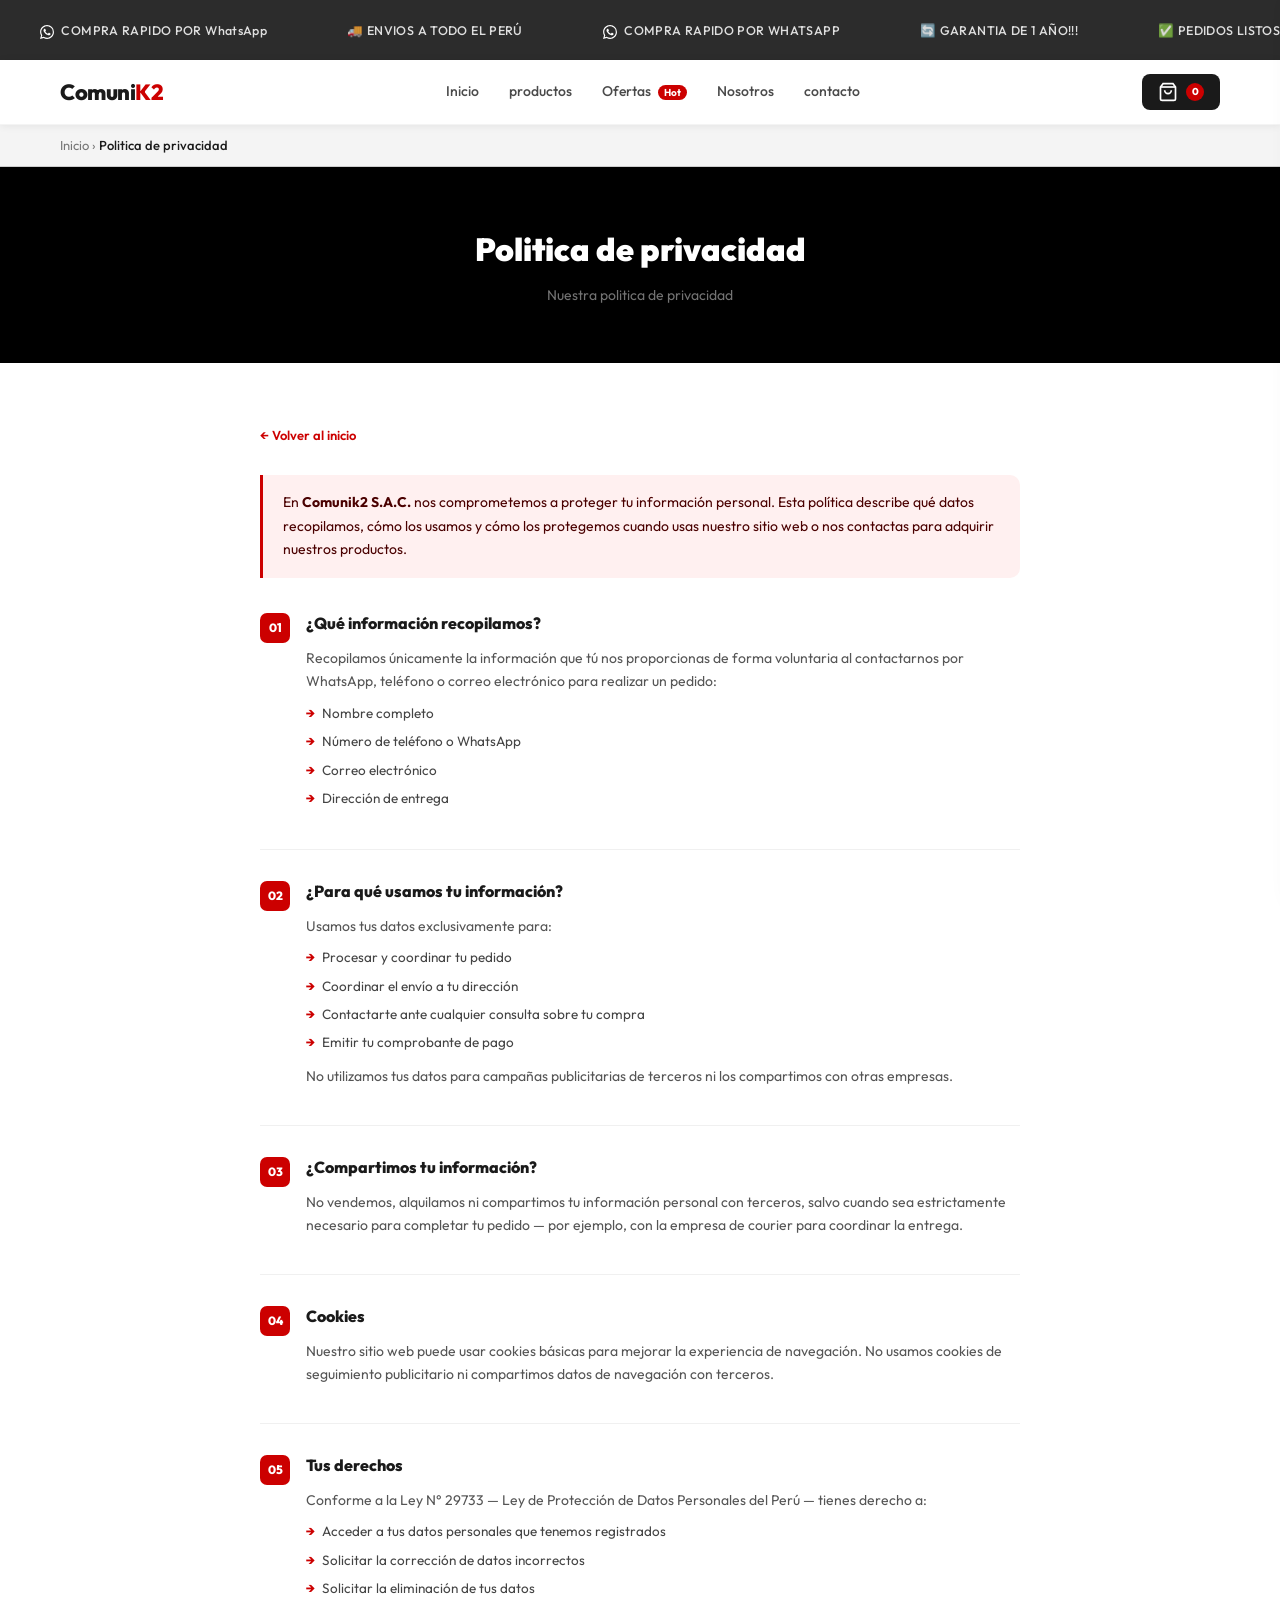
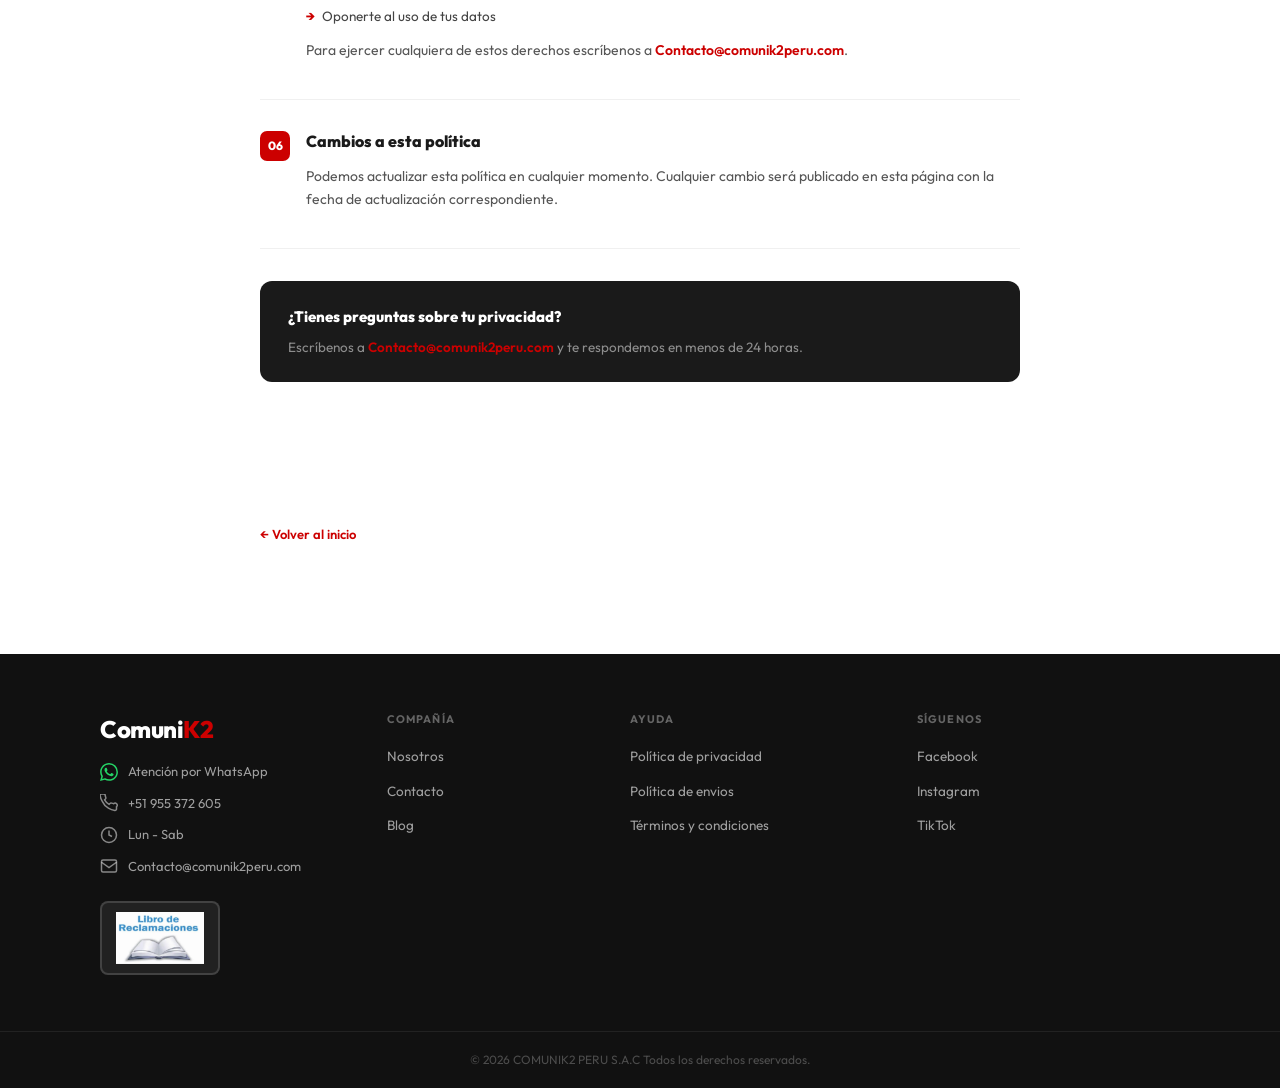
<file: pages/politica.html>
<!DOCTYPE html>
<html lang="es">
<head>
<meta charset="UTF-8">
<meta name="viewport" content="width=device-width, initial-scale=1.0">
<title>Politica de privacidad — ComuniK2</title>
<link rel="preconnect" href="https://fonts.googleapis.com">
<link rel="preconnect" href="https://fonts.gstatic.com" crossorigin>
<link href="https://fonts.googleapis.com/css2?family=Outfit:wght@300;400;500;600;700;800;900&display=swap" rel="stylesheet">
<link rel="stylesheet" href="../css/style.css">
<style>
  .page-hero{background:black;color:#fff;padding:56px 20px;text-align:center}
  .page-hero .icon {align-items: center;}
  .page-hero h1{font-family:'Outfit',sans-serif;font-size:32px;font-weight:900;margin-bottom:8px}
  .page-hero p{font-size:14px;color:rgba(255,255,255,.45);max-width:480px;margin:0 auto}
  .page-body{max-width:800px;margin:0 auto;padding:60px 20px 80px;font-family:'Outfit',sans-serif}
  .placeholder-box{border:2px dashed #E0E0E0;border-radius:14px;padding:48px 32px;text-align:center;color:#aaa}
  .placeholder-box p{font-size:15px;margin-bottom:8px;color:#767676}
  .placeholder-box span{font-size:13px}
  .back-link{display:inline-flex;align-items:center;gap:6px;font-size:13px;font-weight:600;color:#CC0000;margin-bottom:28px;text-decoration:none}
  .back-link:hover{text-decoration:underline}
  .nos-intro { display:grid; grid-template-columns:1fr auto; gap:40px; align-items:center; margin-bottom:40px; }
  .priv-intro { background:#FFF0F0; border-left:3px solid #CC0000; border-radius:0 10px 10px 0; padding:16px 20px; font-size:14px; color:#4A0000; line-height:1.7; margin-bottom:32px; }

  .priv-article { display:flex; gap:16px; align-items:flex-start; margin-bottom:28px; padding-bottom:28px; border-bottom:1px solid #F0F0F0; }
    .priv-article:last-of-type { border-bottom:none; }
    .priv-num { width:30px; height:30px; background:#CC0000; color:#fff; border-radius:7px; display:flex; align-items:center; justify-content:center; font-size:12px; font-weight:800; flex-shrink:0; margin-top:3px; }
    .priv-article h2 { font-size:16px; font-weight:800; color:#1A1A1A; margin-bottom:10px; }
    .priv-article p { font-size:14px; color:#555; line-height:1.7; margin-bottom:8px; }
    .priv-article ul { list-style:none; margin:8px 0 12px; display:flex; flex-direction:column; gap:6px; }
    .priv-article ul li { font-size:13.5px; color:#444; padding-left:16px; position:relative; }
    .priv-article ul li::before { content:"→"; position:absolute; left:0; color:#CC0000; font-weight:700; }
    .priv-article a { color:#CC0000; font-weight:600; }

    .priv-contacto { background:#1A1A1A; border-radius:12px; padding:24px 28px; margin-top:32px; }
    .priv-contacto strong { display:block; font-size:15px; font-weight:800; color:#fff; margin-bottom:6px; }
    .priv-contacto p { font-size:13.5px; color:rgba(255,255,255,.5); }
    .priv-contacto a { color:#CC0000; font-weight:600; }

@media(max-width:700px) {
  .nos-intro { grid-template-columns:1fr; }
  .nos-stats { justify-content:center; }
  .nos-valores { grid-template-columns:1fr; }
}
</style>
</head>
<body>

<!-- TICKER -->
  <div class="ticker">
    <div class="ticker-track">
      <span class="ti">
        <svg width="14" height="14" fill="white" viewBox="0 0 24 24" style="vertical-align:middle;margin-right:4px">
          <path
            d="M17.472 14.382c-.297-.149-1.758-.867-2.03-.967-.273-.099-.471-.148-.67.15-.197.297-.767.966-.94 1.164-.173.199-.347.223-.644.075-.297-.15-1.255-.463-2.39-1.475-.883-.788-1.48-1.761-1.653-2.059-.173-.297-.018-.458.13-.606.134-.133.298-.347.446-.52.149-.174.198-.298.298-.497.099-.198.05-.371-.025-.52-.075-.149-.669-1.612-.916-2.207-.242-.579-.487-.5-.669-.51-.173-.008-.371-.01-.57-.01-.198 0-.52.074-.792.372-.272.297-1.04 1.016-1.04 2.479 0 1.462 1.065 2.875 1.213 3.074.149.198 2.096 3.2 5.077 4.487.709.306 1.262.489 1.694.625.712.227 1.36.195 1.871.118.571-.085 1.758-.719 2.006-1.413.248-.694.248-1.289.173-1.413-.074-.124-.272-.198-.57-.347m-5.421 7.403h-.004a9.87 9.87 0 01-5.031-1.378l-.361-.214-3.741.982.998-3.648-.235-.374a9.86 9.86 0 01-1.51-5.26c.001-5.45 4.436-9.884 9.888-9.884 2.64 0 5.122 1.03 6.988 2.898a9.825 9.825 0 012.893 6.994c-.003 5.45-4.437 9.884-9.885 9.884m8.413-18.297A11.815 11.815 0 0012.05 0C5.495 0 .16 5.335.157 11.892c0 2.096.547 4.142 1.588 5.945L.057 24l6.305-1.654a11.882 11.882 0 005.683 1.448h.005c6.554 0 11.890-5.335 11.893-11.893a11.821 11.821 0 00-3.48-8.413Z" />
        </svg>
        COMPRA RAPIDO POR WhatsApp
      </span>
      <span class="ti">🚚 ENVIOS A TODO EL PERÚ</span>
      <span class="ti">
        <svg width="14" height="14" fill="white" viewBox="0 0 24 24" style="vertical-align:middle;margin-right:4px">
          <path
            d="M17.472 14.382c-.297-.149-1.758-.867-2.03-.967-.273-.099-.471-.148-.67.15-.197.297-.767.966-.94 1.164-.173.199-.347.223-.644.075-.297-.15-1.255-.463-2.39-1.475-.883-.788-1.48-1.761-1.653-2.059-.173-.297-.018-.458.13-.606.134-.133.298-.347.446-.52.149-.174.198-.298.298-.497.099-.198.05-.371-.025-.52-.075-.149-.669-1.612-.916-2.207-.242-.579-.487-.5-.669-.51-.173-.008-.371-.01-.57-.01-.198 0-.52.074-.792.372-.272.297-1.04 1.016-1.04 2.479 0 1.462 1.065 2.875 1.213 3.074.149.198 2.096 3.2 5.077 4.487.709.306 1.262.489 1.694.625.712.227 1.36.195 1.871.118.571-.085 1.758-.719 2.006-1.413.248-.694.248-1.289.173-1.413-.074-.124-.272-.198-.57-.347m-5.421 7.403h-.004a9.87 9.87 0 01-5.031-1.378l-.361-.214-3.741.982.998-3.648-.235-.374a9.86 9.86 0 01-1.51-5.26c.001-5.45 4.436-9.884 9.888-9.884 2.64 0 5.122 1.03 6.988 2.898a9.825 9.825 0 012.893 6.994c-.003 5.45-4.437 9.884-9.885 9.884m8.413-18.297A11.815 11.815 0 0012.05 0C5.495 0 .16 5.335.157 11.892c0 2.096.547 4.142 1.588 5.945L.057 24l6.305-1.654a11.882 11.882 0 005.683 1.448h.005c6.554 0 11.890-5.335 11.893-11.893a11.821 11.821 0 00-3.48-8.413Z" />
        </svg>
        COMPRA RAPIDO POR WHATSAPP
      </span>
      <span class="ti">🔄 GARANTIA DE 1 AÑO!!!</span>
      <span class="ti">✅ PEDIDOS LISTOS PARA ENTREGAR</span>
      <span class="ti">📦 DESPACHO 24 -48 LIMA METROPOLITANA</span>
      <span class="ti">🚚 ENVIOS A TODO EL PERÚ</span>
      <span class="ti">
        <svg width="14" height="14" fill="white" viewBox="0 0 24 24" style="vertical-align:middle;margin-right:4px">
          <path
            d="M17.472 14.382c-.297-.149-1.758-.867-2.03-.967-.273-.099-.471-.148-.67.15-.197.297-.767.966-.94 1.164-.173.199-.347.223-.644.075-.297-.15-1.255-.463-2.39-1.475-.883-.788-1.48-1.761-1.653-2.059-.173-.297-.018-.458.13-.606.134-.133.298-.347.446-.52.149-.174.198-.298.298-.497.099-.198.05-.371-.025-.52-.075-.149-.669-1.612-.916-2.207-.242-.579-.487-.5-.669-.51-.173-.008-.371-.01-.57-.01-.198 0-.52.074-.792.372-.272.297-1.04 1.016-1.04 2.479 0 1.462 1.065 2.875 1.213 3.074.149.198 2.096 3.2 5.077 4.487.709.306 1.262.489 1.694.625.712.227 1.36.195 1.871.118.571-.085 1.758-.719 2.006-1.413.248-.694.248-1.289.173-1.413-.074-.124-.272-.198-.57-.347m-5.421 7.403h-.004a9.87 9.87 0 01-5.031-1.378l-.361-.214-3.741.982.998-3.648-.235-.374a9.86 9.86 0 01-1.51-5.26c.001-5.45 4.436-9.884 9.888-9.884 2.64 0 5.122 1.03 6.988 2.898a9.825 9.825 0 012.893 6.994c-.003 5.45-4.437 9.884-9.885 9.884m8.413-18.297A11.815 11.815 0 0012.05 0C5.495 0 .16 5.335.157 11.892c0 2.096.547 4.142 1.588 5.945L.057 24l6.305-1.654a11.882 11.882 0 005.683 1.448h.005c6.554 0 11.890-5.335 11.893-11.893a11.821 11.821 0 00-3.48-8.413Z" />
        </svg>
        COMPRA RAPIDO POR WHATSAPP
      </span>
      <span class="ti">🔄 GARANTIA DE 1 AÑO!!!</span>
      <span class="ti">✅ PEDIDOS LISTOS PARA ENTREGAR </span>
      <span class="ti">📦 DESPACHO 24 -48 LIMA METROPOLITANA</span>
    </div>
  </div>

<!-- HEADER -->
<header id="header">
  <div class="header-inner">
    <button class="menu-btn" aria-label="Menú">
      <span></span><span></span><span></span>
    </button>
    <a href="../index.html" class="logo">Comuni<span>K2</span></a>
    <!-- HEADER -->
    <nav class="main-nav">
      <a href="../index.html">Inicio</a>
      <a href="../index.html#productos">productos</a>
      <a href="../index.html#offert">Ofertas <em class="nav-badge">Hot</em></a>
      <a href="nosotros.html">Nosotros</a>
      <a href="contacto.html">contacto</a>
    </nav>
    <div class="header-right">
      
      <a href="#" class="cart-btn">
        <svg width="20" height="20" fill="none" stroke="currentColor" stroke-width="2" viewBox="0 0 24 24"><path d="M6 2L3 6v14a2 2 0 002 2h14a2 2 0 002-2V6l-3-4z"/><line x1="3" y1="6" x2="21" y2="6"/><path d="M16 10a4 4 0 01-8 0"/></svg>
        <span class="cart-count">0</span>
      </a>
    </div>
  </div>
</header>




<div class="breadcrumb"><div class="container"><a href="../index.html">Inicio</a> › <span>Politica de privacidad</span></div></div>

<div class="page-hero ">
  <h1>Politica de privacidad</h1>
  <p>Nuestra politica de privacidad</p>
</div>
<div class="page-body">
  <a href="../index.html" class="back-link">← Volver al inicio</a>

  <div class="priv-intro">
    En <strong>Comunik2 S.A.C.</strong> nos comprometemos a proteger tu información personal. Esta política describe qué datos recopilamos, cómo los usamos y cómo los protegemos cuando usas nuestro sitio web o nos contactas para adquirir nuestros productos.
  </div>

  <div class="priv-article">
    <div class="priv-num">01</div>
    <div>
      <h2>¿Qué información recopilamos?</h2>
      <p>Recopilamos únicamente la información que tú nos proporcionas de forma voluntaria al contactarnos por WhatsApp, teléfono o correo electrónico para realizar un pedido:</p>
      <ul>
        <li>Nombre completo</li>
        <li>Número de teléfono o WhatsApp</li>
        <li>Correo electrónico</li>
        <li>Dirección de entrega</li>
      </ul>
    </div>
  </div>

  <div class="priv-article">
    <div class="priv-num">02</div>
    <div>
      <h2>¿Para qué usamos tu información?</h2>
      <p>Usamos tus datos exclusivamente para:</p>
      <ul>
        <li>Procesar y coordinar tu pedido</li>
        <li>Coordinar el envío a tu dirección</li>
        <li>Contactarte ante cualquier consulta sobre tu compra</li>
        <li>Emitir tu comprobante de pago</li>
      </ul>
      <p>No utilizamos tus datos para campañas publicitarias de terceros ni los compartimos con otras empresas.</p>
    </div>
  </div>

  <div class="priv-article">
    <div class="priv-num">03</div>
    <div>
      <h2>¿Compartimos tu información?</h2>
      <p>No vendemos, alquilamos ni compartimos tu información personal con terceros, salvo cuando sea estrictamente necesario para completar tu pedido — por ejemplo, con la empresa de courier para coordinar la entrega.</p>
    </div>
  </div>

  <div class="priv-article">
    <div class="priv-num">04</div>
    <div>
      <h2>Cookies</h2>
      <p>Nuestro sitio web puede usar cookies básicas para mejorar la experiencia de navegación. No usamos cookies de seguimiento publicitario ni compartimos datos de navegación con terceros.</p>
    </div>
  </div>

  <div class="priv-article">
    <div class="priv-num">05</div>
    <div>
      <h2>Tus derechos</h2>
      <p>Conforme a la Ley N° 29733 — Ley de Protección de Datos Personales del Perú — tienes derecho a:</p>
      <ul>
        <li>Acceder a tus datos personales que tenemos registrados</li>
        <li>Solicitar la corrección de datos incorrectos</li>
        <li>Solicitar la eliminación de tus datos</li>
        <li>Oponerte al uso de tus datos</li>
      </ul>
      <p>Para ejercer cualquiera de estos derechos escríbenos a <a href="mailto:contacto@comunik2peru.com">Contacto@comunik2peru.com</a>.</p>
    </div>
  </div>

  <div class="priv-article">
    <div class="priv-num">06</div>
    <div>
      <h2>Cambios a esta política</h2>
      <p>Podemos actualizar esta política en cualquier momento. Cualquier cambio será publicado en esta página con la fecha de actualización correspondiente.</p>
    </div>
  </div>

  <div class="priv-contacto">
    <strong>¿Tienes preguntas sobre tu privacidad?</strong>
    <p>Escríbenos a <a href="mailto:contacto@comunik2peru.com">Contacto@comunik2peru.com</a> y te respondemos en menos de 24 horas.</p>
  </div>

</div>

<div class="page-body">
  <a href="../index.html" class="back-link">← Volver al inicio</a>

  

</div>

  <footer class="main-footer">
    <div class="footer-top">
      <div class="footer-brand">
        <a href="../index.html" class="logo footer-logo">Comuni<span>K2</span></a>
        <div class="footer-contacto">
          <a href="https://wa.me/51955372605" target="_blank" class="footer-contacto-item">
        <svg width="18" height="18" fill="#25D366" viewBox="0 0 24 24"><path d="M17.472 14.382c-.297-.149-1.758-.867-2.03-.967-.273-.099-.471-.148-.67.15-.197.297-.767.966-.94 1.164-.173.199-.347.223-.644.075-.297-.15-1.255-.463-2.39-1.475-.883-.788-1.48-1.761-1.653-2.059-.173-.297-.018-.458.13-.606.134-.133.298-.347.446-.52.149-.174.198-.298.298-.497.099-.198.05-.371-.025-.52-.075-.149-.669-1.612-.916-2.207-.242-.579-.487-.5-.669-.51-.173-.008-.371-.01-.57-.01-.198 0-.52.074-.792.372-.272.297-1.04 1.016-1.04 2.479 0 1.462 1.065 2.875 1.213 3.074.149.198 2.096 3.2 5.077 4.487.709.306 1.262.489 1.694.625.712.227 1.36.195 1.871.118.571-.085 1.758-.719 2.006-1.413.248-.694.248-1.289.173-1.413-.074-.124-.272-.198-.57-.347m-5.421 7.403h-.004a9.87 9.87 0 01-5.031-1.378l-.361-.214-3.741.982.998-3.648-.235-.374a9.86 9.86 0 01-1.51-5.26c.001-5.45 4.436-9.884 9.888-9.884 2.64 0 5.122 1.03 6.988 2.898a9.825 9.825 0 012.893 6.994c-.003 5.45-4.437 9.884-9.885 9.884m8.413-18.297A11.815 11.815 0 0012.05 0C5.495 0 .16 5.335.157 11.892c0 2.096.547 4.142 1.588 5.945L.057 24l6.305-1.654a11.882 11.882 0 005.683 1.448h.005c6.554 0 11.890-5.335 11.893-11.893a11.821 11.821 0 00-3.48-8.413Z"/></svg>
        Atención por WhatsApp
      </a>

      <div class="footer-contacto-item">
        <svg width="18" height="18" fill="none" stroke="currentColor" stroke-width="2" viewBox="0 0 24 24"><path d="M22 16.92v3a2 2 0 01-2.18 2 19.79 19.79 0 01-8.63-3.07A19.5 19.5 0 013.07 9.81a19.79 19.79 0 01-3.07-8.67A2 2 0 012 0h3a2 2 0 012 1.72c.127.96.361 1.903.7 2.81a2 2 0 01-.45 2.11L6.09 7.91a16 16 0 006 6l1.27-1.27a2 2 0 012.11-.45c.907.339 1.85.573 2.81.7A2 2 0 0122 16.92z"/></svg>
        +51 955 372 605
      </div>

          <div class="footer-contacto-item">
            <svg width="18" height="18" fill="none" stroke="currentColor" stroke-width="2" viewBox="0 0 24 24">
              <circle cx="12" cy="12" r="10" />
              <polyline points="12 6 12 12 16 14" />
            </svg>
            Lun - Sab
          </div>

          <div class="footer-contacto-item">
            <svg width="18" height="18" fill="none" stroke="currentColor" stroke-width="2" viewBox="0 0 24 24">
              <rect x="2" y="4" width="20" height="16" rx="2" />
              <path d="M2 7l10 7 10-7" />
            </svg>
            Contacto@comunik2peru.com
          </div>


        </div>

        <a href="reclamaciones.html" class="libro-btn">
          <img src="../images/productos/libro.jpg" alt="Libro de Reclamaciones">
        </a>
      </div>
      <div class="footer-col">
        <h4>Compañía</h4>
        <ul>
          <li><a href="nosotros.html">Nosotros</a></li>
          <li><a href="contacto.html">Contacto</a></li>
          <li><a href="blog.html">Blog</a></li>
        </ul>
      </div>
      <div class="footer-col">
        <h4>Ayuda</h4>
        <ul>

          <li><a href="politica.html">Política de privacidad</a></li>
          <li><a href="envios.html">Política de envios</a></li>
          <li><a href="terminos.html">Términos y condiciones</a></li>
        </ul>
      </div>
      <div class="footer-col">
        <h4>Síguenos</h4>
        <ul>
          <li><a href="#">Facebook</a></li>
          <li><a href="#">Instagram</a></li>
          <li><a href="#">TikTok</a></li>
        </ul>
      </div>
    </div>
    <div class="footer-bottom">
      <p>© 2026 COMUNIK2 PERU S.A.C Todos los derechos reservados.</p>

    </div>
    </div>
  </footer>

<!-- CART OVERLAY -->
<div class="cart-overlay" id="cart-overlay"></div>

<!-- CART SIDEBAR -->
<div id="cart-sidebar">
  <div class="cart-head">
    <h2>🛒 Tu carrito <span class="cart-head-count" id="cart-head-count">0</span></h2>
    <button id="cart-close">✕</button>
  </div>
  <div id="cart-body"></div>
  <div id="cart-footer">
    <div class="cart-total-row">
      <span>Total</span>
      <span id="cart-total">S/. 0.00</span>
    </div>
    <button class="btn-wa-cart" onclick="pedirPorWhatsApp()">
      <svg width="18" height="18" fill="white" viewBox="0 0 24 24"><path d="M17.472 14.382c-.297-.149-1.758-.867-2.03-.967-.273-.099-.471-.148-.67.15-.197.297-.767.966-.94 1.164-.173.199-.347.223-.644.075-.297-.15-1.255-.463-2.39-1.475-.883-.788-1.48-1.761-1.653-2.059-.173-.297-.018-.458.13-.606.134-.133.298-.347.446-.52.149-.174.198-.298.298-.497.099-.198.05-.371-.025-.52-.075-.149-.669-1.612-.916-2.207-.242-.579-.487-.5-.669-.51-.173-.008-.371-.01-.57-.01-.198 0-.52.074-.792.372-.272.297-1.04 1.016-1.04 2.479 0 1.462 1.065 2.875 1.213 3.074.149.198 2.096 3.2 5.077 4.487.709.306 1.262.489 1.694.625.712.227 1.36.195 1.871.118.571-.085 1.758-.719 2.006-1.413.248-.694.248-1.289.173-1.413-.074-.124-.272-.198-.57-.347m-5.421 7.403h-.004a9.87 9.87 0 01-5.031-1.378l-.361-.214-3.741.982.998-3.648-.235-.374a9.86 9.86 0 01-1.51-5.26c.001-5.45 4.436-9.884 9.888-9.884 2.64 0 5.122 1.03 6.988 2.898a9.825 9.825 0 012.893 6.994c-.003 5.45-4.437 9.884-9.885 9.884m8.413-18.297A11.815 11.815 0 0012.05 0C5.495 0 .16 5.335.157 11.892c0 2.096.547 4.142 1.588 5.945L.057 24l6.305-1.654a11.882 11.882 0 005.683 1.448h.005c6.554 0 11.890-5.335 11.893-11.893a11.821 11.821 0 00-3.48-8.413Z"/></svg>
      Pedir por WhatsApp
    </button>
    <p class="cart-note">Te contactaremos para confirmar disponibilidad y coordinar el pago.</p>
  </div>
</div>


<script src="../js/main.js"></script>
</body>
</html>
</file>
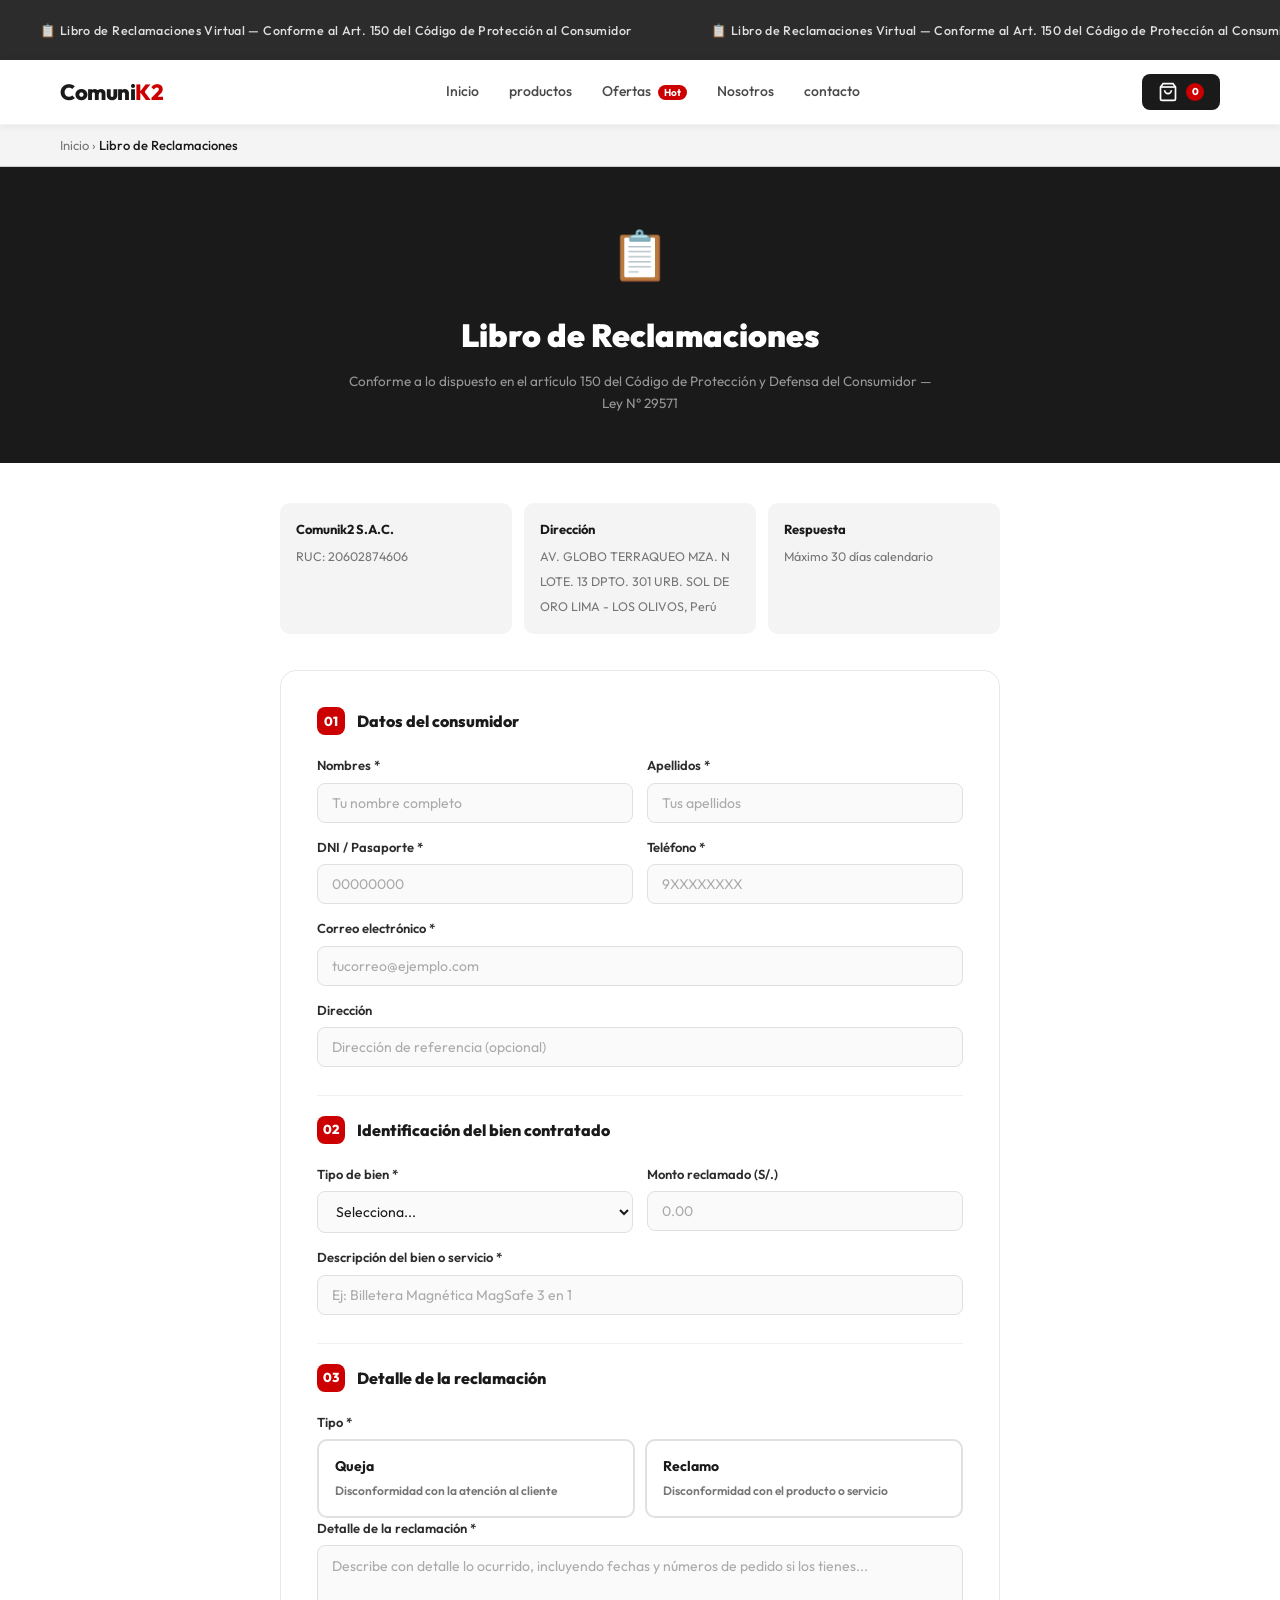
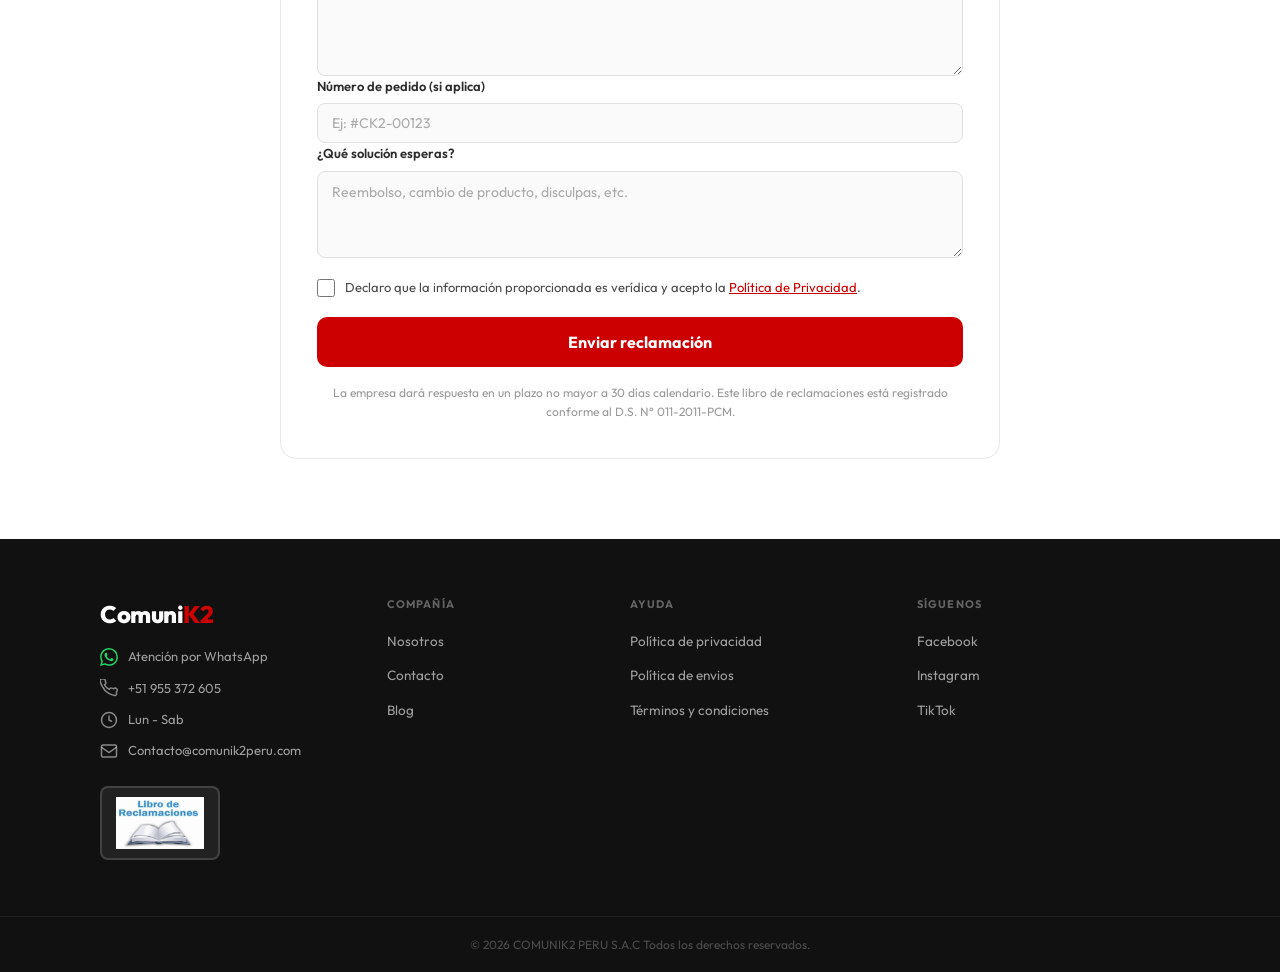
<file: pages/reclamaciones.html>
<!DOCTYPE html>
<html lang="es">
<head>
<meta charset="UTF-8">
<meta name="viewport" content="width=device-width, initial-scale=1.0">
<title>Libro de Reclamaciones — Grupo CK2</title>
<link rel="preconnect" href="https://fonts.googleapis.com">
<link rel="preconnect" href="https://fonts.gstatic.com" crossorigin>
<link href="https://fonts.googleapis.com/css2?family=Outfit:wght@300;400;500;600;700;800;900&display=swap" rel="stylesheet">
<link rel="stylesheet" href="../css/style.css">
<link rel="stylesheet" href="../css/reclamaciones.css">
</head>
<body>

<div class="ticker"><div class="ticker-track"><span class="ti">📋 Libro de Reclamaciones Virtual — Conforme al Art. 150 del Código de Protección al Consumidor</span><span class="ti">📋 Libro de Reclamaciones Virtual — Conforme al Art. 150 del Código de Protección al Consumidor</span></div></div>

 <header id="header">
    <div class="header-inner">
      <button class="menu-btn"><span></span><span></span><span></span></button>
      <a href="../index.html" class="logo">Comuni<span>K2</span></a>
      <nav class="main-nav">
        <a href="../index.html">Inicio</a>
        <a href="../index.html#productos">productos</a>
        <a href="../index.html#offert">Ofertas <em class="nav-badge">Hot</em></a>
        <a href="nosotros.html">Nosotros</a>
        <a href="contacto.html">contacto</a>
      </nav>
      <div class="header-right">

        <a href="#" class="cart-btn"><svg width="20" height="20" fill="none" stroke="currentColor" stroke-width="2"
            viewBox="0 0 24 24">
            <path d="M6 2L3 6v14a2 2 0 002 2h14a2 2 0 002-2V6l-3-4z" />
            <line x1="3" y1="6" x2="21" y2="6" />
            <path d="M16 10a4 4 0 01-8 0" />
          </svg><span class="cart-count">0</span></a>
      </div>
    </div>
  </header>

<div class="breadcrumb"><div class="container"><a href="index.html">Inicio</a> › <span>Libro de Reclamaciones</span></div></div>

<!-- HERO RECLAMACIONES -->
<div class="rec-hero">
  <div class="rec-hero-inner">
    <div class="libro-icon">📋</div>
    <h1>Libro de Reclamaciones</h1>
    <p>Conforme a lo dispuesto en el artículo 150 del Código de Protección y Defensa del Consumidor — Ley N° 29571</p>
  </div>
</div>

<div class="rec-container">

  <!-- INFO BOX -->
  <div class="rec-infobox">
    <div class="rec-info-item">
      <strong>Comunik2 S.A.C.</strong>
      <span>RUC: 20602874606</span>
    </div>
    <div class="rec-info-item">
      <strong>Dirección</strong>
      <span>AV. GLOBO TERRAQUEO MZA. N LOTE. 13 DPTO. 301 URB. SOL DE ORO LIMA - LOS OLIVOS, Perú</span>
    </div>
    <div class="rec-info-item">
      <strong>Respuesta</strong>
      <span>Máximo 30 días calendario</span>
    </div>
  </div>

  <!-- FORM -->
  <form class="rec-form" id="rec-form" novalidate>

    <div class="rec-section-title">
      <span class="rec-num">01</span>
      Datos del consumidor
    </div>

    <div class="form-grid">
      <div class="form-group">
        <label for="nombres">Nombres *</label>
        <input type="text" id="nombres" name="nombres" placeholder="Tu nombre completo" required>
      </div>
      <div class="form-group">
        <label for="apellidos">Apellidos *</label>
        <input type="text" id="apellidos" name="apellidos" placeholder="Tus apellidos" required>
      </div>
      <div class="form-group">
        <label for="dni">DNI / Pasaporte *</label>
        <input type="text" id="dni" name="dni" placeholder="00000000" required>
      </div>
      <div class="form-group">
        <label for="telefono">Teléfono *</label>
        <input type="tel" id="telefono" name="telefono" placeholder="9XXXXXXXX" required>
      </div>
      <div class="form-group form-full">
        <label for="email">Correo electrónico *</label>
        <input type="email" id="email" name="email" placeholder="tucorreo@ejemplo.com" required>
      </div>
      <div class="form-group form-full">
        <label for="direccion">Dirección</label>
        <input type="text" id="direccion" name="direccion" placeholder="Dirección de referencia (opcional)">
      </div>
    </div>

    <div class="rec-section-title">
      <span class="rec-num">02</span>
      Identificación del bien contratado
    </div>

    <div class="form-grid">
      <div class="form-group">
        <label for="tipo-bien">Tipo de bien *</label>
        <select id="tipo-bien" name="tipo-bien" required>
          <option value="">Selecciona...</option>
          <option>Producto</option>
          <option>Servicio</option>
        </select>
      </div>
      <div class="form-group">
        <label for="monto">Monto reclamado (S/.)</label>
        <input type="number" id="monto" name="monto" placeholder="0.00" min="0">
      </div>
      <div class="form-group form-full">
        <label for="descripcion-bien">Descripción del bien o servicio *</label>
        <input type="text" id="descripcion-bien" name="descripcion-bien" placeholder="Ej: Billetera Magnética MagSafe 3 en 1" required>
      </div>
    </div>

    <div class="rec-section-title">
      <span class="rec-num">03</span>
      Detalle de la reclamación
    </div>

    <div class="form-group">
      <label>Tipo *</label>
      <div class="radio-group">
        <label class="radio-opt">
          <input type="radio" name="tipo" value="queja" required>
          <span class="radio-box">
            <strong>Queja</strong>
            <small>Disconformidad con la atención al cliente</small>
          </span>
        </label>
        <label class="radio-opt">
          <input type="radio" name="tipo" value="reclamo">
          <span class="radio-box">
            <strong>Reclamo</strong>
            <small>Disconformidad con el producto o servicio</small>
          </span>
        </label>
      </div>
    </div>

    <div class="form-group">
      <label for="detalle">Detalle de la reclamación *</label>
      <textarea id="detalle" name="detalle" rows="5" placeholder="Describe con detalle lo ocurrido, incluyendo fechas y números de pedido si los tienes..." required></textarea>
    </div>

    <div class="form-group">
      <label for="pedido">Número de pedido (si aplica)</label>
      <input type="text" id="pedido" name="pedido" placeholder="Ej: #CK2-00123">
    </div>

    <div class="form-group">
      <label for="pedido-exp">¿Qué solución esperas?</label>
      <textarea id="pedido-exp" name="pedido-exp" rows="3" placeholder="Reembolso, cambio de producto, disculpas, etc."></textarea>
    </div>

    <div class="form-check">
      <input type="checkbox" id="acepto" name="acepto" required>
      <label for="acepto">Declaro que la información proporcionada es verídica y acepto la <a href="politica.html">Política de Privacidad</a>.</label>
    </div>

    <div id="rec-success" class="rec-success" style="display:none">
      <span>✅</span>
      <div>
        <strong>Reclamación registrada</strong>
        <p>Recibirás una confirmación en tu correo. Responderemos en un máximo de 30 días calendario.</p>
      </div>
    </div>

    <button type="submit" class="btn-red btn-submit">Enviar reclamación</button>

    <p class="rec-legal">La empresa dará respuesta en un plazo no mayor a 30 días calendario. Este libro de reclamaciones está registrado conforme al D.S. N° 011-2011-PCM.</p>

  </form>
</div>

<footer>
    <div class="footer-top">
      <div class="footer-brand">
        <a href="../index.html" class="logo footer-logo">Comuni<span>K2</span></a>
        <div class="footer-contacto">
          <a href="https://wa.me/51955372605" target="_blank" class="footer-contacto-item">
        <svg width="18" height="18" fill="#25D366" viewBox="0 0 24 24"><path d="M17.472 14.382c-.297-.149-1.758-.867-2.03-.967-.273-.099-.471-.148-.67.15-.197.297-.767.966-.94 1.164-.173.199-.347.223-.644.075-.297-.15-1.255-.463-2.39-1.475-.883-.788-1.48-1.761-1.653-2.059-.173-.297-.018-.458.13-.606.134-.133.298-.347.446-.52.149-.174.198-.298.298-.497.099-.198.05-.371-.025-.52-.075-.149-.669-1.612-.916-2.207-.242-.579-.487-.5-.669-.51-.173-.008-.371-.01-.57-.01-.198 0-.52.074-.792.372-.272.297-1.04 1.016-1.04 2.479 0 1.462 1.065 2.875 1.213 3.074.149.198 2.096 3.2 5.077 4.487.709.306 1.262.489 1.694.625.712.227 1.36.195 1.871.118.571-.085 1.758-.719 2.006-1.413.248-.694.248-1.289.173-1.413-.074-.124-.272-.198-.57-.347m-5.421 7.403h-.004a9.87 9.87 0 01-5.031-1.378l-.361-.214-3.741.982.998-3.648-.235-.374a9.86 9.86 0 01-1.51-5.26c.001-5.45 4.436-9.884 9.888-9.884 2.64 0 5.122 1.03 6.988 2.898a9.825 9.825 0 012.893 6.994c-.003 5.45-4.437 9.884-9.885 9.884m8.413-18.297A11.815 11.815 0 0012.05 0C5.495 0 .16 5.335.157 11.892c0 2.096.547 4.142 1.588 5.945L.057 24l6.305-1.654a11.882 11.882 0 005.683 1.448h.005c6.554 0 11.890-5.335 11.893-11.893a11.821 11.821 0 00-3.48-8.413Z"/></svg>
        Atención por WhatsApp
      </a>

      <div class="footer-contacto-item">
        <svg width="18" height="18" fill="none" stroke="currentColor" stroke-width="2" viewBox="0 0 24 24"><path d="M22 16.92v3a2 2 0 01-2.18 2 19.79 19.79 0 01-8.63-3.07A19.5 19.5 0 013.07 9.81a19.79 19.79 0 01-3.07-8.67A2 2 0 012 0h3a2 2 0 012 1.72c.127.96.361 1.903.7 2.81a2 2 0 01-.45 2.11L6.09 7.91a16 16 0 006 6l1.27-1.27a2 2 0 012.11-.45c.907.339 1.85.573 2.81.7A2 2 0 0122 16.92z"/></svg>
        +51 955 372 605
      </div>

          <div class="footer-contacto-item">
            <svg width="18" height="18" fill="none" stroke="currentColor" stroke-width="2" viewBox="0 0 24 24">
              <circle cx="12" cy="12" r="10" />
              <polyline points="12 6 12 12 16 14" />
            </svg>
            Lun - Sab
          </div>

          <div class="footer-contacto-item">
            <svg width="18" height="18" fill="none" stroke="currentColor" stroke-width="2" viewBox="0 0 24 24">
              <rect x="2" y="4" width="20" height="16" rx="2" />
              <path d="M2 7l10 7 10-7" />
            </svg>
            Contacto@comunik2peru.com
          </div>


        </div>

        <a href="reclamaciones.html" class="libro-btn">
          <img src="../images/productos/libro.jpg" alt="Libro de Reclamaciones">
        </a>
      </div>
      <div class="footer-col">
        <h4>Compañía</h4>
        <ul>
          <li><a href="nosotros.html">Nosotros</a></li>
          <li><a href="contacto.html">Contacto</a></li>
          <li><a href="blog.html">Blog</a></li>
        </ul>
      </div>
      <div class="footer-col">
        <h4>Ayuda</h4>
        <ul>

          <li><a href="politica.html">Política de privacidad</a></li>
          <li><a href="envios.html">Política de envios</a></li>
          <li><a href="terminos.html">Términos y condiciones</a></li>
        </ul>
      </div>
      <div class="footer-col">
        <h4>Síguenos</h4>
        <ul>
          <li><a href="#">Facebook</a></li>
          <li><a href="#">Instagram</a></li>
          <li><a href="#">TikTok</a></li>
        </ul>
      </div>
    </div>
    <div class="footer-bottom">
      <p>© 2026 COMUNIK2 PERU S.A.C Todos los derechos reservados.</p>

    </div>
    </div>
  </footer>


<script src="../js/main.js"></script>
<script src="../js/reclamaciones.js"></script>
</body>
</html>
</file>
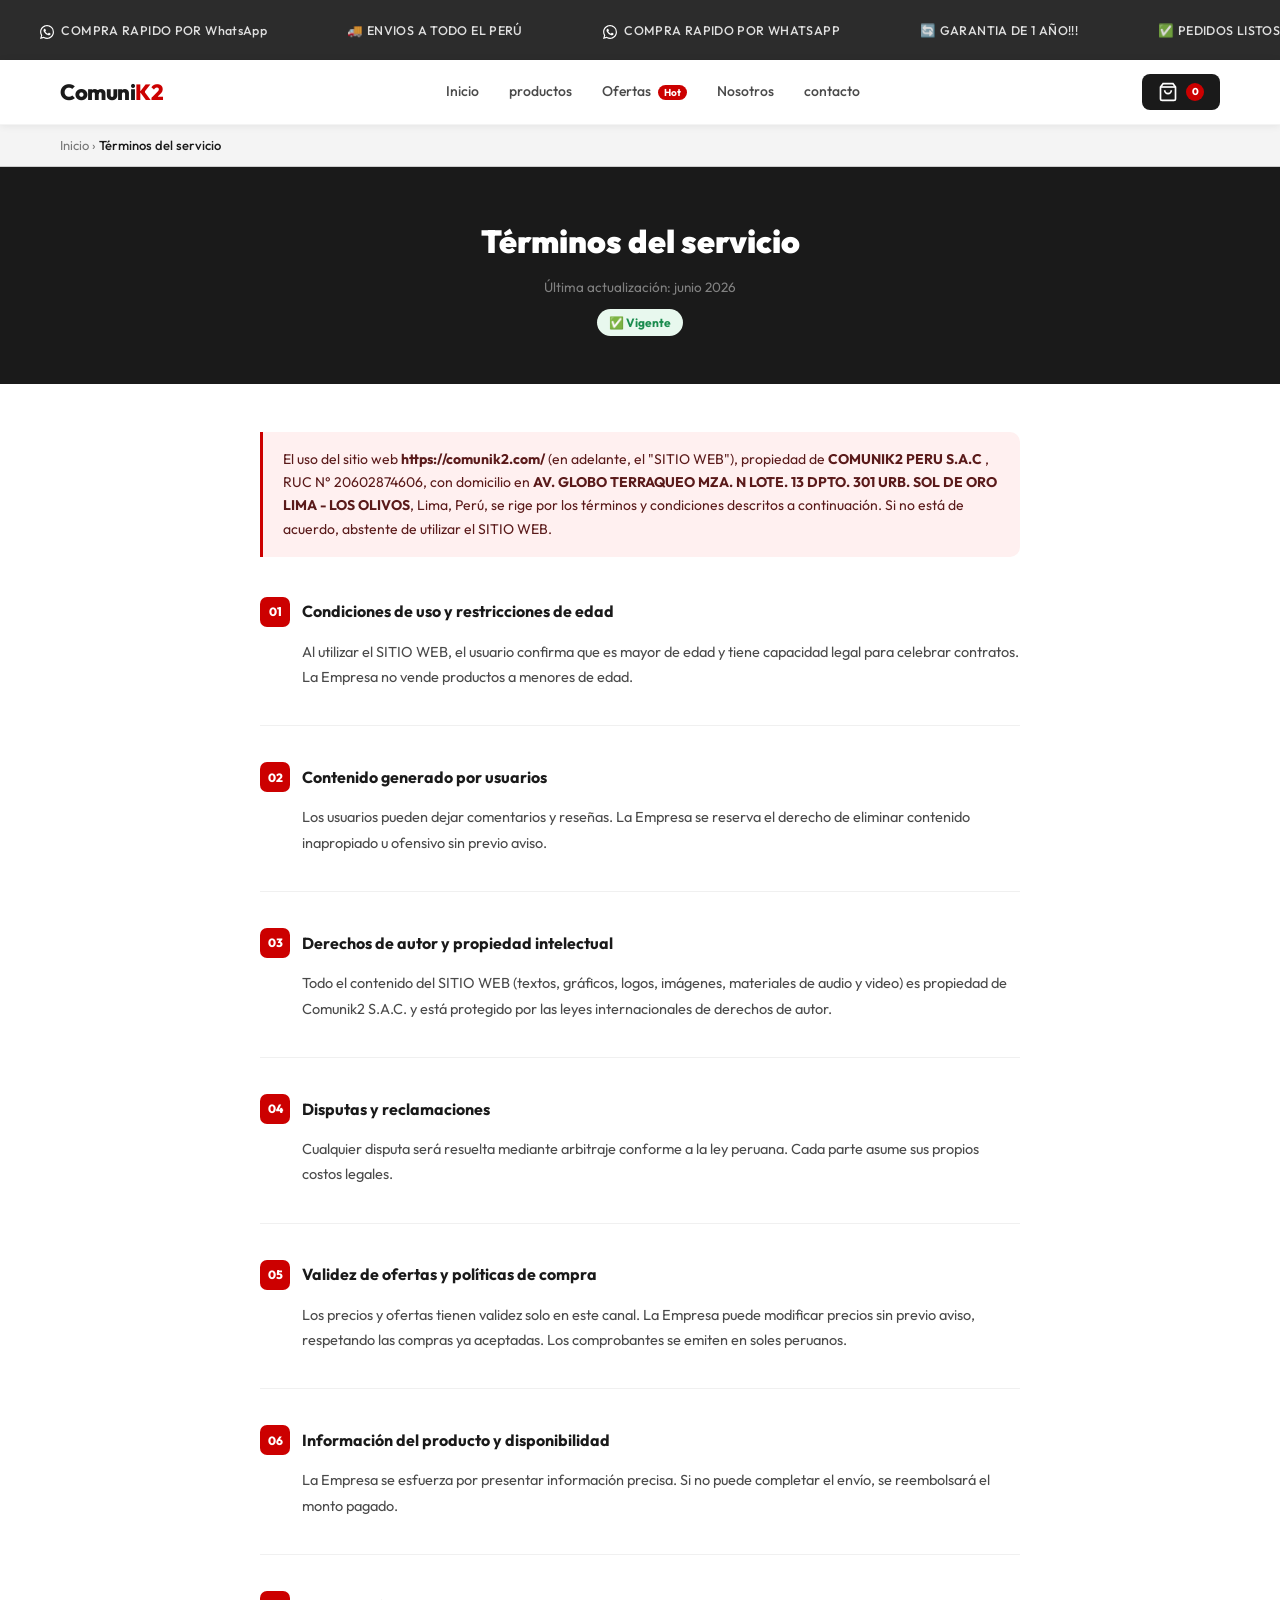
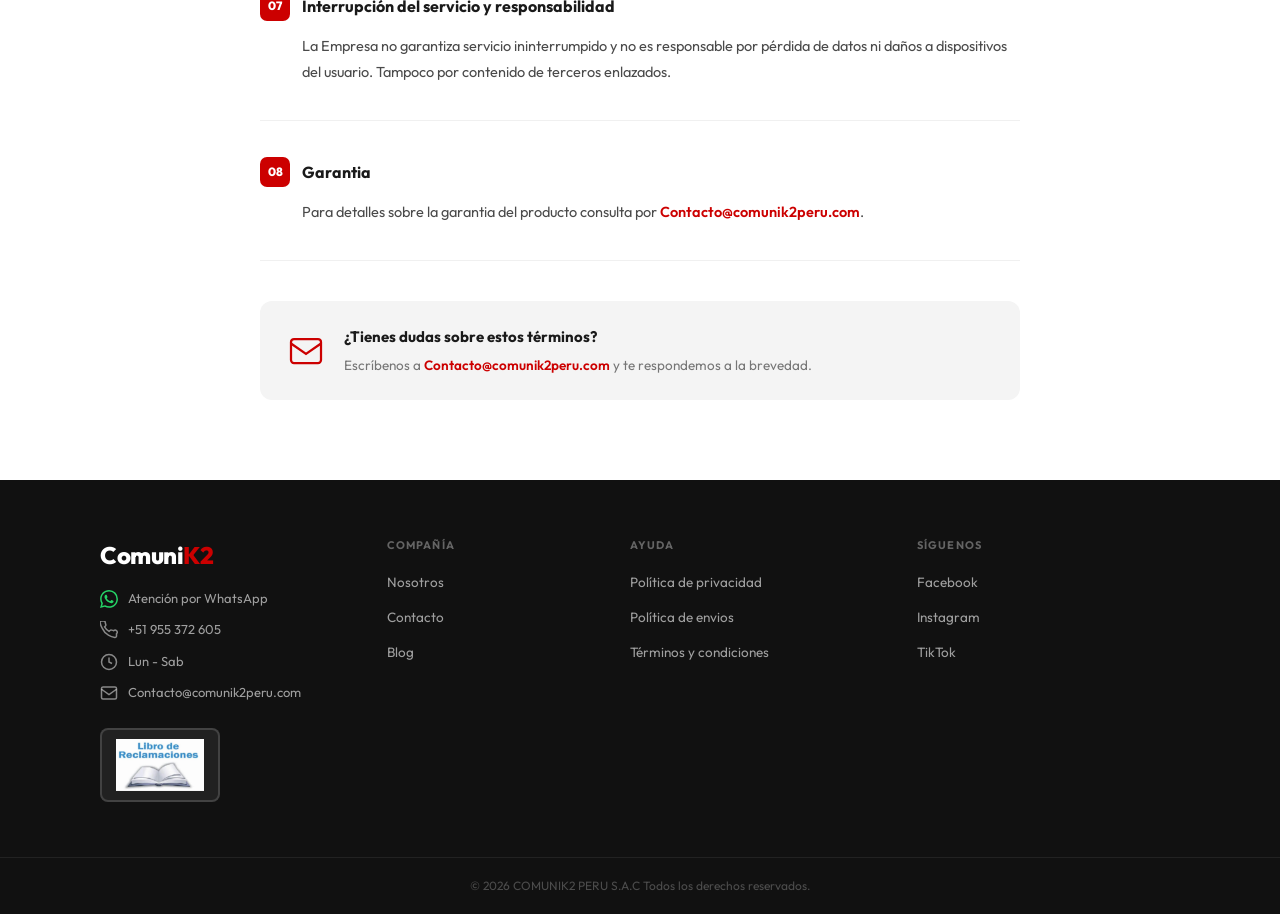
<file: pages/terminos.html>
<!DOCTYPE html>
<html lang="es">

<head>
  <meta charset="UTF-8">
  <meta name="viewport" content="width=device-width, initial-scale=1.0">
  <title>Términos del servicio — ComuniK2</title>
  <link rel="preconnect" href="https://fonts.googleapis.com">
  <link rel="preconnect" href="https://fonts.gstatic.com" crossorigin>
  <link href="https://fonts.googleapis.com/css2?family=Outfit:wght@300;400;500;600;700;800;900&display=swap"
    rel="stylesheet">
  <link rel="stylesheet" href="../css/style.css">
  <style>
    .terminos-hero {
      background: #1A1A1A;
      color: #fff;
      padding: 48px 20px;
      text-align: center;
    }

    .terminos-hero h1 {
      font-size: 32px;
      font-weight: 900;
      margin-bottom: 8px;
    }

    .terminos-hero p {
      font-size: 13.5px;
      color: rgba(255, 255, 255, 0.45);
    }

    .terminos-body {
      max-width: 800px;
      margin: 0 auto;
      padding: 48px 20px 80px;
    }

    .term-intro {
      background: #FFF0F0;
      border-left: 3px solid #CC0000;
      border-radius: 0 10px 10px 0;
      padding: 16px 20px;
      font-size: 14px;
      color: #5A1A1A;
      line-height: 1.65;
      margin-bottom: 40px;
    }

    .term-article {
      margin-bottom: 36px;
      padding-bottom: 36px;
      border-bottom: 1px solid #F0F0F0;
    }

    .term-article:last-child {
      border-bottom: none;
    }

    .term-article-header {
      display: flex;
      align-items: center;
      gap: 12px;
      margin-bottom: 12px;
    }

    .term-num {
      width: 30px;
      height: 30px;
      background: #CC0000;
      color: #fff;
      border-radius: 7px;
      display: flex;
      align-items: center;
      justify-content: center;
      font-size: 12px;
      font-weight: 800;
      flex-shrink: 0;
    }

    .term-article h2 {
      font-size: 16px;
      font-weight: 700;
      color: #1A1A1A;
    }

    .term-article p {
      font-size: 14.5px;
      color: #4A4A4A;
      line-height: 1.75;
      padding-left: 42px;
    }

    .term-contact {
      background: #F4F4F4;
      border-radius: 12px;
      padding: 24px 28px;
      display: flex;
      align-items: center;
      gap: 20px;
      margin-top: 40px;
    }

    .term-contact h3 {
      font-size: 15px;
      font-weight: 700;
      color: #1A1A1A;
      margin-bottom: 4px;
    }

    .term-contact p {
      font-size: 13.5px;
      color: #767676;
    }

    .term-contact a {
      color: #CC0000;
      font-weight: 600;
    }

    .badge-vigente {
      display: inline-flex;
      align-items: center;
      gap: 6px;
      background: #E8F8EE;
      color: #1A8C4E;
      font-size: 12px;
      font-weight: 700;
      padding: 4px 12px;
      border-radius: 20px;
      margin-top: 10px;
    }
  </style>
</head>

<body>
  <!-- TICKER -->
  <div class="ticker">
    <div class="ticker-track">
      <span class="ti">
        <svg width="14" height="14" fill="white" viewBox="0 0 24 24" style="vertical-align:middle;margin-right:4px">
          <path
            d="M17.472 14.382c-.297-.149-1.758-.867-2.03-.967-.273-.099-.471-.148-.67.15-.197.297-.767.966-.94 1.164-.173.199-.347.223-.644.075-.297-.15-1.255-.463-2.39-1.475-.883-.788-1.48-1.761-1.653-2.059-.173-.297-.018-.458.13-.606.134-.133.298-.347.446-.52.149-.174.198-.298.298-.497.099-.198.05-.371-.025-.52-.075-.149-.669-1.612-.916-2.207-.242-.579-.487-.5-.669-.51-.173-.008-.371-.01-.57-.01-.198 0-.52.074-.792.372-.272.297-1.04 1.016-1.04 2.479 0 1.462 1.065 2.875 1.213 3.074.149.198 2.096 3.2 5.077 4.487.709.306 1.262.489 1.694.625.712.227 1.36.195 1.871.118.571-.085 1.758-.719 2.006-1.413.248-.694.248-1.289.173-1.413-.074-.124-.272-.198-.57-.347m-5.421 7.403h-.004a9.87 9.87 0 01-5.031-1.378l-.361-.214-3.741.982.998-3.648-.235-.374a9.86 9.86 0 01-1.51-5.26c.001-5.45 4.436-9.884 9.888-9.884 2.64 0 5.122 1.03 6.988 2.898a9.825 9.825 0 012.893 6.994c-.003 5.45-4.437 9.884-9.885 9.884m8.413-18.297A11.815 11.815 0 0012.05 0C5.495 0 .16 5.335.157 11.892c0 2.096.547 4.142 1.588 5.945L.057 24l6.305-1.654a11.882 11.882 0 005.683 1.448h.005c6.554 0 11.890-5.335 11.893-11.893a11.821 11.821 0 00-3.48-8.413Z" />
        </svg>
        COMPRA RAPIDO POR WhatsApp
      </span>
      <span class="ti">🚚 ENVIOS A TODO EL PERÚ</span>
      <span class="ti">
        <svg width="14" height="14" fill="white" viewBox="0 0 24 24" style="vertical-align:middle;margin-right:4px">
          <path
            d="M17.472 14.382c-.297-.149-1.758-.867-2.03-.967-.273-.099-.471-.148-.67.15-.197.297-.767.966-.94 1.164-.173.199-.347.223-.644.075-.297-.15-1.255-.463-2.39-1.475-.883-.788-1.48-1.761-1.653-2.059-.173-.297-.018-.458.13-.606.134-.133.298-.347.446-.52.149-.174.198-.298.298-.497.099-.198.05-.371-.025-.52-.075-.149-.669-1.612-.916-2.207-.242-.579-.487-.5-.669-.51-.173-.008-.371-.01-.57-.01-.198 0-.52.074-.792.372-.272.297-1.04 1.016-1.04 2.479 0 1.462 1.065 2.875 1.213 3.074.149.198 2.096 3.2 5.077 4.487.709.306 1.262.489 1.694.625.712.227 1.36.195 1.871.118.571-.085 1.758-.719 2.006-1.413.248-.694.248-1.289.173-1.413-.074-.124-.272-.198-.57-.347m-5.421 7.403h-.004a9.87 9.87 0 01-5.031-1.378l-.361-.214-3.741.982.998-3.648-.235-.374a9.86 9.86 0 01-1.51-5.26c.001-5.45 4.436-9.884 9.888-9.884 2.64 0 5.122 1.03 6.988 2.898a9.825 9.825 0 012.893 6.994c-.003 5.45-4.437 9.884-9.885 9.884m8.413-18.297A11.815 11.815 0 0012.05 0C5.495 0 .16 5.335.157 11.892c0 2.096.547 4.142 1.588 5.945L.057 24l6.305-1.654a11.882 11.882 0 005.683 1.448h.005c6.554 0 11.890-5.335 11.893-11.893a11.821 11.821 0 00-3.48-8.413Z" />
        </svg>
        COMPRA RAPIDO POR WHATSAPP
      </span>
      <span class="ti">🔄 GARANTIA DE 1 AÑO!!!</span>
      <span class="ti">✅ PEDIDOS LISTOS PARA ENTREGAR</span>
      <span class="ti">📦 DESPACHO 24 -48 LIMA METROPOLITANA</span>
      <span class="ti">🚚 ENVIOS A TODO EL PERÚ</span>
      <span class="ti">
        <svg width="14" height="14" fill="white" viewBox="0 0 24 24" style="vertical-align:middle;margin-right:4px">
          <path
            d="M17.472 14.382c-.297-.149-1.758-.867-2.03-.967-.273-.099-.471-.148-.67.15-.197.297-.767.966-.94 1.164-.173.199-.347.223-.644.075-.297-.15-1.255-.463-2.39-1.475-.883-.788-1.48-1.761-1.653-2.059-.173-.297-.018-.458.13-.606.134-.133.298-.347.446-.52.149-.174.198-.298.298-.497.099-.198.05-.371-.025-.52-.075-.149-.669-1.612-.916-2.207-.242-.579-.487-.5-.669-.51-.173-.008-.371-.01-.57-.01-.198 0-.52.074-.792.372-.272.297-1.04 1.016-1.04 2.479 0 1.462 1.065 2.875 1.213 3.074.149.198 2.096 3.2 5.077 4.487.709.306 1.262.489 1.694.625.712.227 1.36.195 1.871.118.571-.085 1.758-.719 2.006-1.413.248-.694.248-1.289.173-1.413-.074-.124-.272-.198-.57-.347m-5.421 7.403h-.004a9.87 9.87 0 01-5.031-1.378l-.361-.214-3.741.982.998-3.648-.235-.374a9.86 9.86 0 01-1.51-5.26c.001-5.45 4.436-9.884 9.888-9.884 2.64 0 5.122 1.03 6.988 2.898a9.825 9.825 0 012.893 6.994c-.003 5.45-4.437 9.884-9.885 9.884m8.413-18.297A11.815 11.815 0 0012.05 0C5.495 0 .16 5.335.157 11.892c0 2.096.547 4.142 1.588 5.945L.057 24l6.305-1.654a11.882 11.882 0 005.683 1.448h.005c6.554 0 11.890-5.335 11.893-11.893a11.821 11.821 0 00-3.48-8.413Z" />
        </svg>
        COMPRA RAPIDO POR WHATSAPP
      </span>
      <span class="ti">🔄 GARANTIA DE 1 AÑO!!!</span>
      <span class="ti">✅ PEDIDOS LISTOS PARA ENTREGAR </span>
      <span class="ti">📦 DESPACHO 24 -48 LIMA METROPOLITANA</span>
    </div>
  </div>
  <header id="header">
    <div class="header-inner"><button class="menu-btn"><span></span><span></span><span></span></button><a
        href="../index.html" class="logo">Comuni<span>K2</span></a>
      <nav class="main-nav">

        <a href="../index.html">Inicio</a>
        <a href="../index.html#productos">productos</a>
        <a href="../index.html#offert">Ofertas <em class="nav-badge">Hot</em></a>
        <a href="nosotros.html">Nosotros</a>
        <a href="contacto.html">contacto</a>
      </nav>
      <div class="header-right"><a href="#" class="cart-btn"><svg width="20" height="20" fill="none"
            stroke="currentColor" stroke-width="2" viewBox="0 0 24 24">
            <path d="M6 2L3 6v14a2 2 0 002 2h14a2 2 0 002-2V6l-3-4z" />
            <line x1="3" y1="6" x2="21" y2="6" />
            <path d="M16 10a4 4 0 01-8 0" />
          </svg><span class="cart-count">0</span></a></div>
    </div>
  </header>
  <div class="breadcrumb">
    <div class="container"><a href="../index.html">Inicio</a> › <span>Términos del servicio</span></div>
  </div>
  <div class="terminos-hero">
    <h1>Términos del servicio</h1>
    <p>Última actualización: junio 2026</p>
    <div class="badge-vigente">✅ Vigente</div>
  </div>
  <div class="terminos-body">
    <div class="term-intro">El uso del sitio web <strong>https://comunik2.com/</strong> (en adelante, el "SITIO WEB"),
      propiedad de <strong>COMUNIK2 PERU S.A.C </strong>, RUC N° 20602874606, con domicilio en <b>AV. GLOBO TERRAQUEO MZA. N LOTE. 13 DPTO. 301 URB. SOL DE ORO LIMA - LOS OLIVOS</b>,
      Lima, Perú,
      se rige por los términos y condiciones descritos a continuación. Si no está de acuerdo, abstente de utilizar el
      SITIO WEB.</div>
    <div class="term-article">
      <div class="term-article-header">
        <div class="term-num">01</div>
        <h2>Condiciones de uso y restricciones de edad</h2>
      </div>
      <p>Al utilizar el SITIO WEB, el usuario confirma que es mayor de edad y tiene capacidad legal para celebrar
        contratos. La Empresa no vende productos a menores de edad.</p>
    </div>
    <div class="term-article">
      <div class="term-article-header">
        <div class="term-num">02</div>
        <h2>Contenido generado por usuarios</h2>
      </div>
      <p>Los usuarios pueden dejar comentarios y reseñas. La Empresa se reserva el derecho de eliminar contenido
        inapropiado u ofensivo sin previo aviso.</p>
    </div>
    <div class="term-article">
      <div class="term-article-header">
        <div class="term-num">03</div>
        <h2>Derechos de autor y propiedad intelectual</h2>
      </div>
      <p>Todo el contenido del SITIO WEB (textos, gráficos, logos, imágenes, materiales de audio y video) es propiedad
        de Comunik2 S.A.C. y está protegido por las leyes internacionales de derechos de autor.</p>
    </div>
    <div class="term-article">
      <div class="term-article-header">
        <div class="term-num">04</div>
        <h2>Disputas y reclamaciones</h2>
      </div>
      <p>Cualquier disputa será resuelta mediante arbitraje conforme a la ley peruana. Cada parte asume sus propios
        costos legales.</p>
    </div>
    <div class="term-article">
      <div class="term-article-header">
        <div class="term-num">05</div>
        <h2>Validez de ofertas y políticas de compra</h2>
      </div>
      <p>Los precios y ofertas tienen validez solo en este canal. La Empresa puede modificar precios sin previo aviso,
        respetando las compras ya aceptadas. Los comprobantes se emiten en soles peruanos.</p>
    </div>
    <div class="term-article">
      <div class="term-article-header">
        <div class="term-num">06</div>
        <h2>Información del producto y disponibilidad</h2>
      </div>
      <p>La Empresa se esfuerza por presentar información precisa. Si no puede completar el envío, se reembolsará el
        monto pagado.</p>
    </div>
    <div class="term-article">
      <div class="term-article-header">
        <div class="term-num">07</div>
        <h2>Interrupción del servicio y responsabilidad</h2>
      </div>
      <p>La Empresa no garantiza servicio ininterrumpido y no es responsable por pérdida de datos ni daños a
        dispositivos del usuario. Tampoco por contenido de terceros enlazados.</p>
    </div>
    <div class="term-article">
      <div class="term-article-header">
        <div class="term-num">08</div>
        <h2>Garantia</h2>
      </div>
      <p> Para detalles sobre la garantia del producto consulta por  <a href="#"
          style="color:#CC0000;font-weight:600;">Contacto@comunik2peru.com</a>.</p>
    </div>
    <div class="term-contact">
      <svg width="36" height="36" fill="none" stroke="#CC0000" stroke-width="1.5" viewBox="0 0 24 24"
        style="flex-shrink:0">
        <rect x="2" y="4" width="20" height="16" rx="2" />
        <path d="M2 7l10 7 10-7" />
      </svg>
      <div>
        <h3>¿Tienes dudas sobre estos términos?</h3>
        <p>Escríbenos a <a href="mailto:Contacto@comunik2peru.com">Contacto@comunik2peru.com</a> y te respondemos a la brevedad.</p>
      </div>
    </div>
  </div>
  <!-- FOOTER -->
  <footer>
    <div class="footer-top">
      <div class="footer-brand">
        <a href="../index.html" class="logo footer-logo">Comuni<span>K2</span></a>
        <div class="footer-contacto">
          <a href="https://wa.me/51955372605" target="_blank" class="footer-contacto-item">
        <svg width="18" height="18" fill="#25D366" viewBox="0 0 24 24"><path d="M17.472 14.382c-.297-.149-1.758-.867-2.03-.967-.273-.099-.471-.148-.67.15-.197.297-.767.966-.94 1.164-.173.199-.347.223-.644.075-.297-.15-1.255-.463-2.39-1.475-.883-.788-1.48-1.761-1.653-2.059-.173-.297-.018-.458.13-.606.134-.133.298-.347.446-.52.149-.174.198-.298.298-.497.099-.198.05-.371-.025-.52-.075-.149-.669-1.612-.916-2.207-.242-.579-.487-.5-.669-.51-.173-.008-.371-.01-.57-.01-.198 0-.52.074-.792.372-.272.297-1.04 1.016-1.04 2.479 0 1.462 1.065 2.875 1.213 3.074.149.198 2.096 3.2 5.077 4.487.709.306 1.262.489 1.694.625.712.227 1.36.195 1.871.118.571-.085 1.758-.719 2.006-1.413.248-.694.248-1.289.173-1.413-.074-.124-.272-.198-.57-.347m-5.421 7.403h-.004a9.87 9.87 0 01-5.031-1.378l-.361-.214-3.741.982.998-3.648-.235-.374a9.86 9.86 0 01-1.51-5.26c.001-5.45 4.436-9.884 9.888-9.884 2.64 0 5.122 1.03 6.988 2.898a9.825 9.825 0 012.893 6.994c-.003 5.45-4.437 9.884-9.885 9.884m8.413-18.297A11.815 11.815 0 0012.05 0C5.495 0 .16 5.335.157 11.892c0 2.096.547 4.142 1.588 5.945L.057 24l6.305-1.654a11.882 11.882 0 005.683 1.448h.005c6.554 0 11.890-5.335 11.893-11.893a11.821 11.821 0 00-3.48-8.413Z"/></svg>
        Atención por WhatsApp
      </a>

      <div class="footer-contacto-item">
        <svg width="18" height="18" fill="none" stroke="currentColor" stroke-width="2" viewBox="0 0 24 24"><path d="M22 16.92v3a2 2 0 01-2.18 2 19.79 19.79 0 01-8.63-3.07A19.5 19.5 0 013.07 9.81a19.79 19.79 0 01-3.07-8.67A2 2 0 012 0h3a2 2 0 012 1.72c.127.96.361 1.903.7 2.81a2 2 0 01-.45 2.11L6.09 7.91a16 16 0 006 6l1.27-1.27a2 2 0 012.11-.45c.907.339 1.85.573 2.81.7A2 2 0 0122 16.92z"/></svg>
        +51 955 372 605
      </div>

          <div class="footer-contacto-item">
            <svg width="18" height="18" fill="none" stroke="currentColor" stroke-width="2" viewBox="0 0 24 24">
              <circle cx="12" cy="12" r="10" />
              <polyline points="12 6 12 12 16 14" />
            </svg>
            Lun - Sab
          </div>

          <div class="footer-contacto-item">
            <svg width="18" height="18" fill="none" stroke="currentColor" stroke-width="2" viewBox="0 0 24 24">
              <rect x="2" y="4" width="20" height="16" rx="2" />
              <path d="M2 7l10 7 10-7" />
            </svg>
            Contacto@comunik2peru.com
          </div>


        </div>

        <a href="reclamaciones.html" class="libro-btn">
          <img src="../images/productos/libro.jpg" alt="Libro de Reclamaciones">
        </a>
      </div>
      <div class="footer-col">
        <h4>Compañía</h4>
        <ul>
          <li><a href="nosotros.html">Nosotros</a></li>
          <li><a href="contacto.html">Contacto</a></li>
          <li><a href="blog.html">Blog</a></li>
        </ul>
      </div>
      <div class="footer-col">
        <h4>Ayuda</h4>
        <ul>

          <li><a href="politica.html">Política de privacidad</a></li>
          <li><a href="envios.html">Política de envios</a></li>
          <li><a href="terminos.html">Términos y condiciones</a></li>
        </ul>
      </div>
      <div class="footer-col">
        <h4>Síguenos</h4>
        <ul>
          <li><a href="#">Facebook</a></li>
          <li><a href="#">Instagram</a></li>
          <li><a href="#">TikTok</a></li>
        </ul>
      </div>
    </div>
    <div class="footer-bottom">
      <p>© 2026 COMUNIK2 PERU S.A.C Todos los derechos reservados.</p>

    </div>
    </div>
  </footer>
  <script src="../js/main.js"></script>
</body>

</html>
</file>
<file: css/style.css>
/* ─────────────────────────────────────
   COMUNIK2 — GLOBAL STYLES
   Paleta: Rojo #CC0000, Gris #2C2C2C, Blanco #FFFFFF
───────────────────────────────────── */

*, *::before, *::after { box-sizing: border-box; margin: 0; padding: 0; }

:root {
  --red:      #CC0000;
  --red-dark: #A50000;
  --red-light:#FFF0F0;
  --dark:     #1A1A1A;
  --gray-900: #2C2C2C;
  --gray-700: #4A4A4A;
  --gray-500: #767676;
  --gray-300: #CCCCCC;
  --gray-100: #F4F4F4;
  --white:    #FFFFFF;
  --font:     'Outfit', sans-serif;
  --radius:   10px;
  --radius-lg:16px;
}

html { scroll-behavior: smooth; }
body { font-family: var(--font); font-size: 15px; color: var(--dark); background: var(--white); line-height: 1.65; -webkit-font-smoothing: antialiased; }
img { max-width: 100%; display: block; }
a { text-decoration: none; color: inherit; }
button { cursor: pointer; border: none; background: none; font-family: var(--font); }

/* ── CONTAINER ── */
.container { max-width: 1200px; margin: 0 auto; padding: 0 20px; }

/* ── TICKER ── */
.ticker { background: var(--gray-900); color: var(--white); height: 60px; overflow: hidden; display: flex; align-items: center; }
.ticker-track { display: flex; white-space: nowrap; animation: ticker 32s linear infinite; }
.ticker-track:hover { animation-play-state: paused; }
.ti { padding: 0 40px; font-size: 12.5px; font-weight: 500; letter-spacing: 0.03em; color: rgba(255,255,255,0.85); }
@keyframes ticker { 0%{transform:translateX(0)} 100%{transform:translateX(-50%)} }

/* ── HEADER ── */
header { position: sticky; top: 0; z-index: 200; background: var(--white); border-bottom: 1px solid var(--gray-100); box-shadow: 0 1px 8px rgba(0,0,0,0.07); }
.header-inner { max-width: 1200px; margin: 0 auto; padding: 0 20px; height: 64px; display: flex; align-items: center; gap: 24px; }

.menu-btn { display: none; flex-direction: column; gap: 5px; padding: 6px; }
.menu-btn span { display: block; width: 22px; height: 2px; background: var(--dark); border-radius: 2px; }

.logo { font-size: 22px; font-weight: 800; color: var(--dark); letter-spacing: -0.5px; flex-shrink: 0; }
.logo span { color: var(--red); }

.main-nav { display: flex; gap: 2px; flex: 1;justify-content:center }
.main-nav a { font-size: 14px; font-weight: 500; color: var(--gray-700); padding: 6px 14px; border-radius: 8px; transition: all .18s; position: relative; }
.main-nav a:hover { color: var(--dark); background: var(--gray-100); }
.nav-badge { font-style: normal; font-size: 10px; font-weight: 700; background: var(--red); color: #fff; padding: 1px 6px; border-radius: 20px; margin-left: 4px; vertical-align: middle; }

.header-right { display: flex; align-items: center; gap: 8px; flex-shrink: 0; }
.icon-btn { width: 38px; height: 38px; display: flex; align-items: center; justify-content: center; border-radius: 8px; color: var(--gray-700); transition: background .18s, color .18s; }
.icon-btn:hover { background: var(--gray-100); color: var(--dark); }

.cart-btn { display: flex; align-items: center; gap: 8px; background: var(--dark); color: #fff; padding: 8px 16px; border-radius: 8px; font-size: 14px; font-weight: 600; transition: background .18s; position: relative; }
.cart-btn:hover { background: var(--gray-900); }
.cart-count { background: var(--red); color: #fff; font-size: 10px; font-weight: 800; min-width: 18px; height: 18px; border-radius: 50%; display: flex; align-items: center; justify-content: center; padding: 0 3px; }

/* ── BREADCRUMB ── */
.breadcrumb { background: var(--gray-100); border-bottom: 1px solid var(--gray-300); padding: 10px 0; font-size: 13px; color: var(--gray-500); }
.breadcrumb a { color: var(--gray-500); }
.breadcrumb a:hover { color: var(--red); }
.breadcrumb span { color: var(--dark); font-weight: 500; }

/* ── BUTTONS ── */
.btn-red { display: inline-flex; align-items: center; justify-content: center; gap: 8px; background: var(--red); color: #fff; font-size: 15px; font-weight: 700; padding: 12px 28px; border-radius: var(--radius); transition: background .18s, transform .1s; }
.btn-red:hover { background: var(--red-dark); transform: translateY(-1px); }
.btn-full { width: 100%; }

.btn-outline-white { display: inline-flex; align-items: center; justify-content: center; border: 2px solid rgba(255,255,255,0.7); color: #fff; font-size: 15px; font-weight: 600; padding: 11px 28px; border-radius: var(--radius); transition: background .18s; }
.btn-outline-white:hover { background: rgba(255,255,255,0.12); }

.btn-whatsapp { background: #1A1A1A; color: #fff; font-size: 15px; font-weight: 600; padding: 14px 20px; border-radius: var(--radius); display: flex; align-items: center; justify-content: center; gap: 10px; transition: background .18s; }
.btn-whatsapp:hover { background: #333; }

.btn-add { width: 100%; background: var(--dark); color: #fff; font-size: 14px; font-weight: 600; padding: 11px; border-radius: var(--radius); margin-top: 12px; transition: background .18s; }
.btn-add:hover { background: var(--red); }

/* ── HERO ── */
.hero { position: relative; height: 560px; overflow: hidden; }
.hero-slides { position: relative; height: 100%; }
.hero-slide { position: absolute; inset: 0; background-size: cover; background-position: center; opacity: 0; transition: opacity .6s ease; display: flex; align-items: center; background-color: var(--gray-900); }
.hero-slide.active { opacity: 1; }
.hero-overlay { position: absolute; inset: 0; background: linear-gradient(90deg, rgba(0,0,0,0.7) 0%, rgba(0,0,0,0.3) 60%, transparent 100%); }
.hero-content { position: relative; z-index: 2; max-width: 520px; padding: 0 80px; color: #fff; }
.hero-eyebrow { font-size: 12px; font-weight: 700; letter-spacing: 0.12em; text-transform: uppercase; color: var(--red); margin-bottom: 12px; background: rgba(204,0,0,0.15); display: inline-block; padding: 4px 12px; border-radius: 20px; border: 1px solid rgba(204,0,0,0.3); }
.hero-content h1 { font-size: clamp(32px, 4.5vw, 54px); font-weight: 900; line-height: 1.1; margin-bottom: 16px; }
.hero-content h1 span { color: var(--red); }
.hero-sub { font-size: 16px; color: rgba(255,255,255,0.8); margin-bottom: 28px; line-height: 1.6; }
.hero-ctas { display: flex; gap: 12px; flex-wrap: wrap; }

.slide-btn { position: absolute; top: 50%; transform: translateY(-50%); background: rgba(255,255,255,0.15); backdrop-filter: blur(6px); border: 1px solid rgba(255,255,255,0.2); color: #fff; width: 44px; height: 44px; border-radius: 50%; font-size: 18px; display: flex; align-items: center; justify-content: center; transition: background .18s; z-index: 10; }
.slide-btn:hover { background: rgba(255,255,255,0.3); }
.slide-btn.prev { left: 20px; }
.slide-btn.next { right: 20px; }

.slide-dots { position: absolute; bottom: 20px; left: 50%; transform: translateX(-50%); display: flex; gap: 8px; z-index: 10; }
.dot { width: 8px; height: 8px; border-radius: 50%; background: rgba(255,255,255,0.4); transition: background .2s, transform .2s; }
.dot.active { background: var(--red); transform: scale(1.3); }

/* ── TRUST STRIP ── */
.trust-strip { background: #FFF8F8; border-bottom: 1px solid #F0D0D0; padding: 20px 0; }
.trust-inner { max-width: 1200px; margin: 0 auto; padding: 0 20px; display: grid; grid-template-columns: repeat(4, 1fr); gap: 12px; }
.trust-item { display: flex; align-items: center; gap: 12px; padding: 12px 0; }
.trust-item svg { color: var(--red); flex-shrink: 0; }
.trust-item strong { display: block; font-size: 13.5px; font-weight: 700; color: var(--dark); }
.trust-item span { font-size: 12px; color: var(--gray-500); }

/* ── SECTIONS ── */
.section { padding: 60px 0; }
.bg-light { background: var(--gray-100); }

.section-header { display: flex; flex-wrap: wrap; align-items: flex-end; gap: 6px; margin-bottom: 32px; }
.section-header h2 { font-size: 26px; font-weight: 800; color: var(--dark); flex: 1; min-width: 200px; }
.section-header p { font-size: 14px; color: var(--gray-500); width: 100%; margin-top: -4px; }
.ver-todo { font-size: 14px; font-weight: 600; color: var(--red); margin-left: auto; white-space: nowrap; }
.ver-todo:hover { text-decoration: underline; }

/* ── CATEGORÍAS ── */
.cat-grid { display: grid; grid-template-columns: repeat(4, 1fr); gap: 16px; }
.cat-card { border-radius: var(--radius-lg); overflow: hidden; display: block; }
.cat-img { position: relative; aspect-ratio: 3/4; background: var(--gray-300) no-repeat center/cover; display: flex; align-items: flex-end; }
.cat-img:hover .cat-overlay { opacity: 0.7; }
.cat-overlay { position: absolute; inset: 0; background: linear-gradient(to top, rgba(0,0,0,0.7) 0%, rgba(0,0,0,0.1) 60%, transparent 100%); transition: opacity .25s; opacity: 0.5; }
.cat-img span { position: relative; z-index: 2; color: #fff; font-size: 14px; font-weight: 700; padding: 16px; line-height: 1.3; }

/* ── PRODUCT GRID ── */
.product-grid { display: grid; grid-template-columns: repeat(4, 1fr); gap: 20px; }

.product-card { background: var(--white); border-radius: var(--radius-lg); overflow: hidden; border: 1px solid var(--gray-100); transition: box-shadow .22s, transform .22s; }
.product-card:hover { box-shadow: 0 8px 28px rgba(0,0,0,0.1); transform: translateY(-3px); }

.product-img-wrap { display: block; position: relative; overflow: hidden; aspect-ratio: 1; background: var(--gray-100); }
.product-img-wrap .img-main,
.product-img-wrap .img-hover { position: absolute; inset: 0; width: 100%; height: 100%; object-fit: cover; transition: opacity .35s ease; }
.product-img-wrap .img-hover { opacity: 0; }
.product-img-wrap:hover .img-main { opacity: 0; }
.product-img-wrap:hover .img-hover { opacity: 1; }

.badge-discount { position: absolute; top: 10px; left: 10px; background: var(--red); color: #fff; font-size: 11px; font-weight: 800; padding: 3px 8px; border-radius: 6px; z-index: 2; }
.badge-hot { position: absolute; top: 10px; right: 10px; background: var(--dark); color: #fff; font-size: 11px; font-weight: 700; padding: 3px 8px; border-radius: 6px; z-index: 2; }

.product-info { padding: 14px 16px 16px; }
.product-brand { font-size: 11px; font-weight: 600; color: var(--gray-500); text-transform: uppercase; letter-spacing: 0.06em; margin-bottom: 4px; }
.product-info h3 { font-size: 14px; font-weight: 700; line-height: 1.35; margin-bottom: 6px; }
.product-info h3 a { color: var(--dark); }
.product-info h3 a:hover { color: var(--red); }
.product-stars { font-size: 12px; color: #E88000; margin-bottom: 8px; }
.product-stars span { color: var(--gray-500); }

.product-price { display: flex; align-items: baseline; gap: 8px; margin-bottom: 4px; }
.price-now { font-size: 18px; font-weight: 800; color: var(--red); }
.price-old { font-size: 13px; color: var(--gray-500); text-decoration: line-through; }

/* ── PROMO BANNER ── */
.promo-banner { background: var(--dark); color: #fff; padding: 60px 20px; text-align: center; }
.promo-eyebrow { font-size: 12px; font-weight: 700; letter-spacing: 0.12em; text-transform: uppercase; color: var(--red); margin-bottom: 12px; }
.promo-banner h2 { font-size: clamp(24px, 3.5vw, 40px); font-weight: 900; line-height: 1.15; margin-bottom: 14px; }
.promo-banner p { font-size: 15px; color: rgba(255,255,255,0.6); margin-bottom: 28px; }

/* ── STATS ── */
.stats-section { background: var(--dark); padding: 40px 20px; }
.stats-inner { max-width: 900px; margin: 0 auto; display: flex; align-items: center; justify-content: center; gap: 0; flex-wrap: wrap; }
.stat-item { text-align: center; padding: 12px 48px; }
.stat-num { display: block; font-size: clamp(36px, 6vw, 60px); font-weight: 900; color: #fff; line-height: 1; margin-bottom: 6px; }
.stat-label { font-size: 13px; color: rgba(255,255,255,0.5); font-weight: 500; }
.stat-div { width: 1px; height: 50px; background: rgba(255,255,255,0.12); flex-shrink: 0; }

/* ── FOOTER ── */

footer { background: #111; color: rgba(255,255,255,0.7); }
.footer-top{
  max-width: 1200px; 
  margin: 0 auto; 
  padding: 56px 60px 48px; 
  display: grid; 
  grid-template-columns: 1.2fr 1fr 1.2fr 1.2fr; 
  gap: 24px;
}
.footer-logo { font-size: 24px; font-weight: 800; color: #fff; display: block; margin-bottom: 12px; }
.footer-logo span { color: var(--red); }
.footer-brand p { font-size: 13px; color: rgba(255,255,255,0.45); line-height: 1.6; max-width: 220px; margin-bottom: 20px; }

.newsletter { display: flex; gap: 8px; margin-bottom: 16px; }
.newsletter input { flex: 1; background: rgba(255,255,255,0.07); border: 1px solid rgba(255,255,255,0.1); border-radius: 8px; padding: 9px 14px; font-size: 13px; color: #fff; font-family: var(--font); outline: none; transition: border .2s; }
.newsletter input::placeholder { color: rgba(255,255,255,0.25); }
.newsletter input:focus { border-color: var(--red); }
.newsletter button { background: var(--red); color: #fff; border-radius: 8px; width: 38px; font-size: 18px; transition: background .18s; }
.newsletter button:hover { background: var(--red-dark); }

.libro-btn { display: inline-flex; align-items: center; gap: 8px; background: rgba(255,255,255,0.07); border: 1px solid rgba(255,255,255,0.12); color: rgba(255,255,255,0.7); font-size: 13px; font-weight: 600; padding: 9px 14px; border-radius: 8px; transition: all .18s; }
.libro-btn:hover, .active-libro { background: rgba(204,0,0,0.15); border-color: var(--red); color: var(--red); }

.footer-col h4 { font-size: 11px; font-weight: 700; letter-spacing: 0.1em; text-transform: uppercase; color: rgba(255,255,255,0.35); margin-bottom: 16px; }
.footer-col ul { list-style: none; }
.footer-col li { margin-bottom: 10px; }
.footer-col a { font-size: 13.5px; color: rgba(255,255,255,0.6); transition: color .15s; }
.footer-col a:hover { color: var(--red); }

.footer-bottom { border-top: 1px solid rgba(255,255,255,0.07); }
.footer-bottom > * { max-width: 1200px; margin: 0 auto; padding: 18px 20px; display: flex; align-items: center; justify-content: center; flex-wrap: wrap; gap: 12px; }


/* ── RESPONSIVE ── */
@media (max-width: 1024px) {
  .product-grid { grid-template-columns: repeat(2, 1fr); }
  .cat-grid { grid-template-columns: repeat(2, 1fr); }
  .trust-inner { grid-template-columns: repeat(2, 1fr); }
  .footer-top { grid-template-columns: 1fr 1fr; }
}
@media (max-width: 768px) {
  .main-nav { display: none; }
  .menu-btn { display: flex; }
  .hero { height: 420px; }
  .hero-content { padding: 0 40px; }
  .stats-inner { gap: 20px; }
  .stat-item { padding: 8px 24px; }
  .stat-div { height: 40px; }
}
@media (max-width: 480px) {
  .product-grid { grid-template-columns: repeat(2, 1fr); gap: 12px; }
  .cat-grid { grid-template-columns: repeat(2, 1fr); }
  .footer-top { grid-template-columns: 1fr; }
  .trust-inner { grid-template-columns: 1fr; }
}

.ti-wa::before {
  content: '';
  display: inline-block;
  width: 14px;
  height: 14px;
  background: url('https://cdn.simpleicons.org/whatsapp/25D366') no-repeat center/contain;
  vertical-align: middle;
  margin-right: 5px;
}

/* CARRITO SIDEBAR */
.cart-overlay { position:fixed;inset:0;background:rgba(0,0,0,.5);z-index:300;display:none; }
.cart-overlay.open { display:block; }

#cart-sidebar { position:fixed;top:0;right:-420px;width:100%;max-width:400px;height:100%;background:#fff;z-index:400;display:flex;flex-direction:column;box-shadow:-4px 0 24px rgba(0,0,0,.12);transition:right .3s cubic-bezier(.4,0,.2,1); }
#cart-sidebar.open { right:0; }

.cart-head { display:flex;align-items:center;justify-content:space-between;padding:18px 20px;border-bottom:1px solid #E8E8E8;flex-shrink:0; }
.cart-head h2 { font-size:17px;font-weight:800;color:#1A1A1A;display:flex;align-items:center;gap:8px; }
#cart-close { width:32px;height:32px;border-radius:8px;border:1px solid #E8E8E8;background:#fff;color:#1A1A1A;font-size:16px;cursor:pointer; }
#cart-close:hover { background:#F5F5F5; }

#cart-body { flex:1;overflow-y:auto;padding:16px 20px; }

.cart-empty { display:flex;flex-direction:column;align-items:center;justify-content:center;height:100%;gap:8px;color:#767676;padding:40px 0; }
.cart-empty-icon { font-size:48px;margin-bottom:8px; }
.cart-empty p { font-size:15px;font-weight:700;color:#1A1A1A; }
.cart-empty span { font-size:13px; }

.cart-item { display:flex;gap:12px;padding:14px 0;border-bottom:1px solid #E8E8E8;position:relative; }
.cart-item:last-child { border-bottom:none; }
.ci-img { width:72px;height:72px;border-radius:10px;background:#F5F5F5;flex-shrink:0;overflow:hidden;display:flex;align-items:center;justify-content:center; }
.ci-img img { width:100%;height:100%;object-fit:contain;padding:4px; }
.ci-info { flex:1;min-width:0; }
.ci-name { font-size:13px;font-weight:700;color:#1A1A1A;margin-bottom:3px;line-height:1.3;white-space:nowrap;overflow:hidden;text-overflow:ellipsis; }
.ci-price { font-size:14px;font-weight:800;color:#CC0000;margin-bottom:8px; }
.ci-qty { display:flex;align-items:center;border:1.5px solid #E8E8E8;border-radius:7px;overflow:hidden;width:fit-content; }
.ci-qty button { width:28px;height:28px;font-size:16px;font-weight:600;background:#F5F5F5;color:#1A1A1A;border:none;cursor:pointer; }
.ci-qty button:hover { background:#e0e0e0; }
.ci-qty span { min-width:32px;text-align:center;font-size:13px;font-weight:700; }
.ci-remove { position:absolute;top:14px;right:0;width:24px;height:24px;border-radius:50%;background:none;border:none;color:#bbb;font-size:13px;cursor:pointer; }
.ci-remove:hover { background:#fee;color:#CC0000; }

#cart-footer { border-top:1px solid #E8E8E8;padding:16px 20px;flex-shrink:0;display:none; }
.cart-total-row { display:flex;justify-content:space-between;align-items:center;margin-bottom:14px; }
.cart-total-row span { font-size:15px;font-weight:700;color:#1A1A1A; }
#cart-total { font-size:20px;font-weight:900;color:#CC0000; }

.btn-wa-cart { width:100%;background:#25D366;color:#fff;font-size:14px;font-weight:800;padding:13px;border-radius:10px;border:none;cursor:pointer;display:flex;align-items:center;justify-content:center;gap:8px;font-family:'Outfit',sans-serif;transition:background .18s;margin-bottom:8px; }
.btn-wa-cart:hover { background:#1ebe5c; }
.cart-note { font-size:11.5px;color:#767676;text-align:center;line-height:1.5; }

@media (max-width:420px) { #cart-sidebar { max-width:100%; } }

.oferta-eyebrow {
  display: inline-block;
  background: var(--red);
  color: #fff;
  font-size: 12px;
  font-weight: 800;
  padding: 4px 14px;
  border-radius: 20px;
  letter-spacing: .06em;
  margin-bottom: 12px;
}
.oferta-countdown {
  display: flex;
  align-items: center;
  gap: 8px;
  margin-top: 14px;
}
.cd-item {
  background: var(--dark);
  color: #fff;
  border-radius: 8px;
  padding: 8px 14px;
  text-align: center;
  min-width: 56px;
}
.cd-item span {
  display: block;
  font-size: 22px;
  font-weight: 900;
  line-height: 1;
}
.cd-item small {
  font-size: 10px;
  color: rgba(255,255,255,.5);
  font-weight: 600;
  text-transform: uppercase;
}
.cd-sep {
  font-size: 22px;
  font-weight: 900;
  color: var(--dark);
}
/* ── OFERTA HERO ── */
.oferta-hero { position:relative; border-radius:0px; overflow:hidden; min-height:480px; display:flex; align-items:center; }
.oferta-hero img { position:absolute; inset:0; width:100%; height:100%; object-fit:cover; }
.oferta-overlay { position:absolute; inset:0; background:linear-gradient(90deg, rgba(0,0,0,.75) 0%, rgba(0,0,0,.3) 60%, transparent 100%); }
.oferta-content { position:relative; z-index:2; color:#fff; padding:48px; max-width:500px; }
.oferta-eyebrow { display:inline-block; background:#CC0000; color:#fff; font-size:12px; font-weight:800; padding:4px 14px; border-radius:20px; letter-spacing:.06em; margin-bottom:16px; }
.oferta-content h2 { font-size:clamp(26px,3.5vw,40px); font-weight:900; line-height:1.15; margin-bottom:10px; }
.oferta-content p { font-size:14px; color:rgba(255,255,255,.7); margin-bottom:20px; }
.oferta-countdown { display:flex; align-items:center; gap:8px; margin-bottom:28px; }

@media(max-width:600px) {
  .oferta-hero { min-height:380px; }
  .oferta-content { padding:28px 24px; }
}
.oferta-precios { display:flex; align-items:center; gap:10px; flex-wrap:wrap; margin-bottom:20px; }
.oferta-antes { font-size:13px; color:rgba(255,255,255,.5); }
.oferta-antes s { text-decoration:line-through; }
.oferta-ahora { font-size:32px; font-weight:900; color:#fff; line-height:1; }
.oferta-descuento { background:#CC0000; color:#fff; font-size:11px; font-weight:800; padding:3px 9px; border-radius:20px; }

.btn-agotado-card {
  width:100%;
  background:#E8E8E8;
  color:#999;
  font-size:14px;
  font-weight:700;
  padding:11px;
  border-radius:10px;
  border:none;
  cursor:not-allowed;
  margin-top:12px;
}
.badge-agotado {
  position:absolute;
  inset:0;
  background:rgba(0,0,0,.45);
  color:#fff;
  font-size:13px;
  font-weight:800;
  display:flex;
  align-items:center;
  justify-content:center;
  border-radius: inherit;
  letter-spacing:.04em;
}

.footer-bottom p {
  font-size: 12px;
  color: rgba(255,255,255,0.25);
  width: 100%;
  text-align: center;
}

#lightbox {
  position: fixed;
  inset: 0;
  background: rgba(0,0,0,0.9);
  z-index: 999;
  display: none;
  align-items: center;
  justify-content: center;
  cursor: zoom-out;
}
#lightbox.open {
  display: flex;
}
#lightbox-img {
  max-width: 90%;
  max-height: 90vh;
  object-fit: contain;
  border-radius: 8px;
}

/* ── RESEÑAS ── */
.rev-summary {
  display: grid;
  grid-template-columns: auto 1fr auto;
  gap: 32px;
  align-items: center;
  background: #F5F5F5;
  border-radius: 14px;
  padding: 28px 32px;
  margin-bottom: 36px;
}
.rev-summary-score { text-align: center; }
.rev-big-num { display: block; font-size: 56px; font-weight: 900; color: #1A1A1A; line-height: 1; }
.rev-big-stars { font-size: 20px; color: #E88000; margin: 4px 0; }
.rev-big-total { font-size: 12px; color: #767676; }

.rev-summary-bars { display: flex; flex-direction: column; gap: 6px; }
.rev-bar-row { display: flex; align-items: center; gap: 8px; font-size: 12px; color: #767676; }
.rev-bar-row span:first-child { width: 28px; text-align: right; flex-shrink: 0; }
.rev-bar-row span:last-child { width: 16px; flex-shrink: 0; }
.rev-bar { flex: 1; height: 8px; background: #E0E0E0; border-radius: 20px; overflow: hidden; }
.rev-bar-fill { height: 100%; background: #E88000; border-radius: 20px; }

.rev-ml-badge { display: flex; flex-direction: column; align-items: center; gap: 6px; }
.rev-ml-badge span { font-size: 11px; color: #767676; text-align: center; max-width: 120px; line-height: 1.4; }

.rev-grid { display: grid; grid-template-columns: repeat(3, 1fr); gap: 16px; }
.rev-card { background: #fff; border: 1px solid #E8E8E8; border-radius: 12px; padding: 18px; }
.rev-card-highlight { border-color: #E88000; background: #FFFBF0; }
.rev-stars { font-size: 14px; color: #E88000; margin-bottom: 8px; }
.rev-text { font-size: 13.5px; color: #333; line-height: 1.6; margin-bottom: 14px; }
.rev-author { display: flex; align-items: center; gap: 10px; margin-bottom: 8px; }
.rev-av { width: 34px; height: 34px; border-radius: 50%; background: #CC0000; color: #fff; font-size: 13px; font-weight: 700; display: flex; align-items: center; justify-content: center; flex-shrink: 0; }
.rev-name { font-size: 13px; font-weight: 700; color: #1A1A1A; }
.rev-date { font-size: 11px; color: #767676; }
.rev-badge { display: inline-flex; align-items: center; gap: 4px; font-size: 10px; font-weight: 600; color: #1A8C4E; background: #E8F8EE; padding: 2px 7px; border-radius: 20px; margin-top: 3px; }
.rev-util { font-size: 11px; color: #767676; margin-top: 4px; }

@media(max-width: 768px) {
  .rev-grid { grid-template-columns: 1fr; }
  .rev-summary { grid-template-columns: 1fr; text-align: center; }
  .rev-bar-row { justify-content: center; }
  .rev-ml-badge { flex-direction: row; max-width: 100%; }
  .rev-ml-badge span { max-width: none; }
}

.libro-btn {
  display: inline-block;
  width: 120px;
  border: 2px solid rgba(255,255,255,0.15);
  border-radius: 8px;
  overflow: hidden;
  transition: border-color .18s;
  margin-top: 8px;
}
.libro-btn:hover {
  border-color: var(--red);
}
.libro-btn img {
  width: 100%;
  height: auto;
  display: block;
}

.footer-contacto { display:flex; flex-direction:column; gap:10px; margin-bottom:16px; }
.footer-contacto-item { display:flex; align-items:center; gap:10px; font-size:13px; color:rgba(255,255,255,.6); text-decoration:none; transition:color .15s; }
.footer-contacto-item:hover { color:#fff; }
.footer-contacto-item svg { flex-shrink:0; color:rgba(255,255,255,.5); }
/* para blog */
.blog-article { max-width: 760px; margin: 0 auto; padding: 56px 20px 80px; }

.ba-header { margin-bottom: 32px; }
.ba-title { font-size: clamp(24px,3.5vw,36px); font-weight: 900; color: #1A1A1A; line-height: 1.2; margin: 12px 0 14px; }
.ba-meta { display: flex; gap: 16px; flex-wrap: wrap; font-size: 13px; color: #767676; }

.ba-img-hero { border-radius: 14px; overflow: hidden; aspect-ratio: 16/9; background: #F5F5F5; margin-bottom: 36px; display: flex; align-items: center; justify-content: center; }
.ba-img-hero img { width: 100%; height: 100%; object-fit: contain; padding: 20px; }

.ba-content { font-size: 15px; color: #333; line-height: 1.75; }
.ba-intro { font-size: 16px; color: #1A1A1A; font-weight: 500; margin-bottom: 28px; line-height: 1.7; }
.ba-content h2 { font-size: 20px; font-weight: 800; color: #1A1A1A; margin: 32px 0 12px; }
.ba-content p { margin-bottom: 16px; }

.ba-list { list-style: none; margin: 0 0 24px; display: flex; flex-direction: column; gap: 10px; }
.ba-list li { display: flex; gap: 10px; font-size: 14.5px; color: #444; line-height: 1.6; padding: 10px 14px; background: #F5F5F5; border-radius: 8px; border-left: 3px solid #CC0000; }
.ba-list li::before { content: "✓"; color: #CC0000; font-weight: 800; flex-shrink: 0; }

.ba-highlight { display: flex; gap: 14px; background: #FFF0F0; border-left: 3px solid #CC0000; border-radius: 0 10px 10px 0; padding: 16px 18px; margin: 28px 0; }
.ba-highlight-icon { font-size: 22px; flex-shrink: 0; }
.ba-highlight p { font-size: 14px; color: #4A0000; line-height: 1.65; margin: 0; font-weight: 500; }

.ba-cta { display: flex; align-items: center; justify-content: space-between; gap: 20px; background: #1A1A1A; border-radius: 14px; padding: 32px 36px; margin-top: 48px; flex-wrap: wrap; }
.ba-cta-text h2 { font-size: 20px; font-weight: 900; color: #fff; margin-bottom: 6px; }
.ba-cta-text p { font-size: 13px; color: rgba(255,255,255,.5); }

@media(max-width:600px) { .ba-cta { flex-direction: column; text-align: center; } }

.footer-brand,
.footer-col { text-align: left; }
.footer-contacto-item { justify-content: flex-start; }

.img-logo{
  width: 200px;
  height: auto;
  margin: 0 auto 14px;
  display: block;
}

@media (max-width: 768px) {
  .main-nav {
    display: none;
    position: fixed;
    top: 64px;
    left: 0;
    right: 0;
    background: #fff;
    flex-direction: column;
    padding: 16px 20px;
    gap: 4px;
    border-bottom: 1px solid #E8E8E8;
    box-shadow: 0 4px 16px rgba(0,0,0,.08);
    z-index: 150;
  }
  .main-nav.nav-open {
    display: flex;
  }
  .main-nav a {
    padding: 12px 16px;
    font-size: 15px;
    border-radius: 8px;
  }
  .menu-btn {
    display: flex;
  }
}
@media (max-width: 768px) {
  .header-inner {
    padding: 0 16px;
    gap: 8px;
  }
  .cart-btn {
    padding: 7px 10px;
    font-size: 12px;
    gap: 5px;
  }
  .logo {
    font-size: 18px;
    flex: 1;
  }
  .menu-btn {
    order: -1;
  }
}
</file>
<file: css/reclamaciones.css>
/* ── RECLAMACIONES PAGE ── */
.rec-hero { background: #1A1A1A; color: #fff; padding: 48px 20px; text-align: center; }
.rec-hero-inner { max-width: 600px; margin: 0 auto; }
.libro-icon { font-size: 48px; margin-bottom: 14px; }
.rec-hero h1 { font-size: 32px; font-weight: 900; margin-bottom: 10px; }
.rec-hero p { font-size: 13.5px; color: rgba(255,255,255,0.55); line-height: 1.6; }

.rec-container { max-width: 760px; margin: 0 auto; padding: 40px 20px 80px; }

.rec-infobox { display: grid; grid-template-columns: repeat(3,1fr); gap: 12px; margin-bottom: 36px; }
.rec-info-item { background: #F4F4F4; border-radius: 10px; padding: 16px; }
.rec-info-item strong { display: block; font-size: 13px; font-weight: 700; color: #1A1A1A; margin-bottom: 4px; }
.rec-info-item span { font-size: 12.5px; color: #767676; }

/* FORM */
.rec-form { background: #fff; border: 1px solid #E8E8E8; border-radius: 16px; padding: 36px; }

.rec-section-title { display: flex; align-items: center; gap: 12px; font-size: 16px; font-weight: 800; color: #1A1A1A; margin: 28px 0 20px; padding-top: 20px; border-top: 1px solid #F0F0F0; }
.rec-section-title:first-of-type { margin-top: 0; padding-top: 0; border-top: none; }
.rec-num { width: 28px; height: 28px; background: #CC0000; color: #fff; border-radius: 8px; display: flex; align-items: center; justify-content: center; font-size: 13px; font-weight: 800; flex-shrink: 0; }

.form-grid { display: grid; grid-template-columns: 1fr 1fr; gap: 14px; }
.form-full { grid-column: 1 / -1; }

.form-group { display: flex; flex-direction: column; gap: 6px; }
.form-group label { font-size: 13px; font-weight: 600; color: #2C2C2C; }
.form-group input,
.form-group select,
.form-group textarea { font-family: 'Outfit', sans-serif; font-size: 14px; color: #1A1A1A; background: #FAFAFA; border: 1.5px solid #E0E0E0; border-radius: 8px; padding: 10px 14px; outline: none; transition: border .2s, background .2s; }
.form-group input:focus,
.form-group select:focus,
.form-group textarea:focus { border-color: #CC0000; background: #fff; }
.form-group input::placeholder,
.form-group textarea::placeholder { color: #AAAAAA; }
.form-group textarea { resize: vertical; line-height: 1.55; }
.form-group select { cursor: pointer; }

/* RADIO */
.radio-group { display: grid; grid-template-columns: 1fr 1fr; gap: 10px; }
.radio-opt { cursor: pointer; }
.radio-opt input { display: none; }
.radio-box { display: block; border: 2px solid #E0E0E0; border-radius: 10px; padding: 14px 16px; transition: border-color .18s, background .18s; }
.radio-opt input:checked + .radio-box { border-color: #CC0000; background: #FFF0F0; }
.radio-box strong { display: block; font-size: 14px; font-weight: 700; color: #1A1A1A; margin-bottom: 2px; }
.radio-box small { font-size: 12px; color: #767676; }

/* CHECKBOX */
.form-check { display: flex; align-items: flex-start; gap: 10px; margin: 20px 0; }
.form-check input[type="checkbox"] { width: 18px; height: 18px; margin-top: 1px; accent-color: #CC0000; flex-shrink: 0; cursor: pointer; }
.form-check label { font-size: 13px; color: #4A4A4A; line-height: 1.5; cursor: pointer; }
.form-check a { color: #CC0000; text-decoration: underline; }

/* SUCCESS */
.rec-success { display: flex; align-items: flex-start; gap: 14px; background: #E8F8EE; border: 1px solid #A8DEC0; border-radius: 10px; padding: 16px 18px; margin-bottom: 16px; }
.rec-success span { font-size: 24px; flex-shrink: 0; }
.rec-success strong { display: block; font-size: 14px; font-weight: 700; color: #1A5C3A; margin-bottom: 4px; }
.rec-success p { font-size: 13px; color: #2A7A50; }

.btn-submit { width: 100%; padding: 15px; font-size: 16px; font-weight: 700; margin-bottom: 16px; border-radius: 10px; }

.rec-legal { font-size: 12px; color: #999; text-align: center; line-height: 1.6; }

@media (max-width: 600px) {
  .rec-infobox { grid-template-columns: 1fr; }
  .form-grid { grid-template-columns: 1fr; }
  .radio-group { grid-template-columns: 1fr; }
  .rec-form { padding: 24px 18px; }
}
</file>
